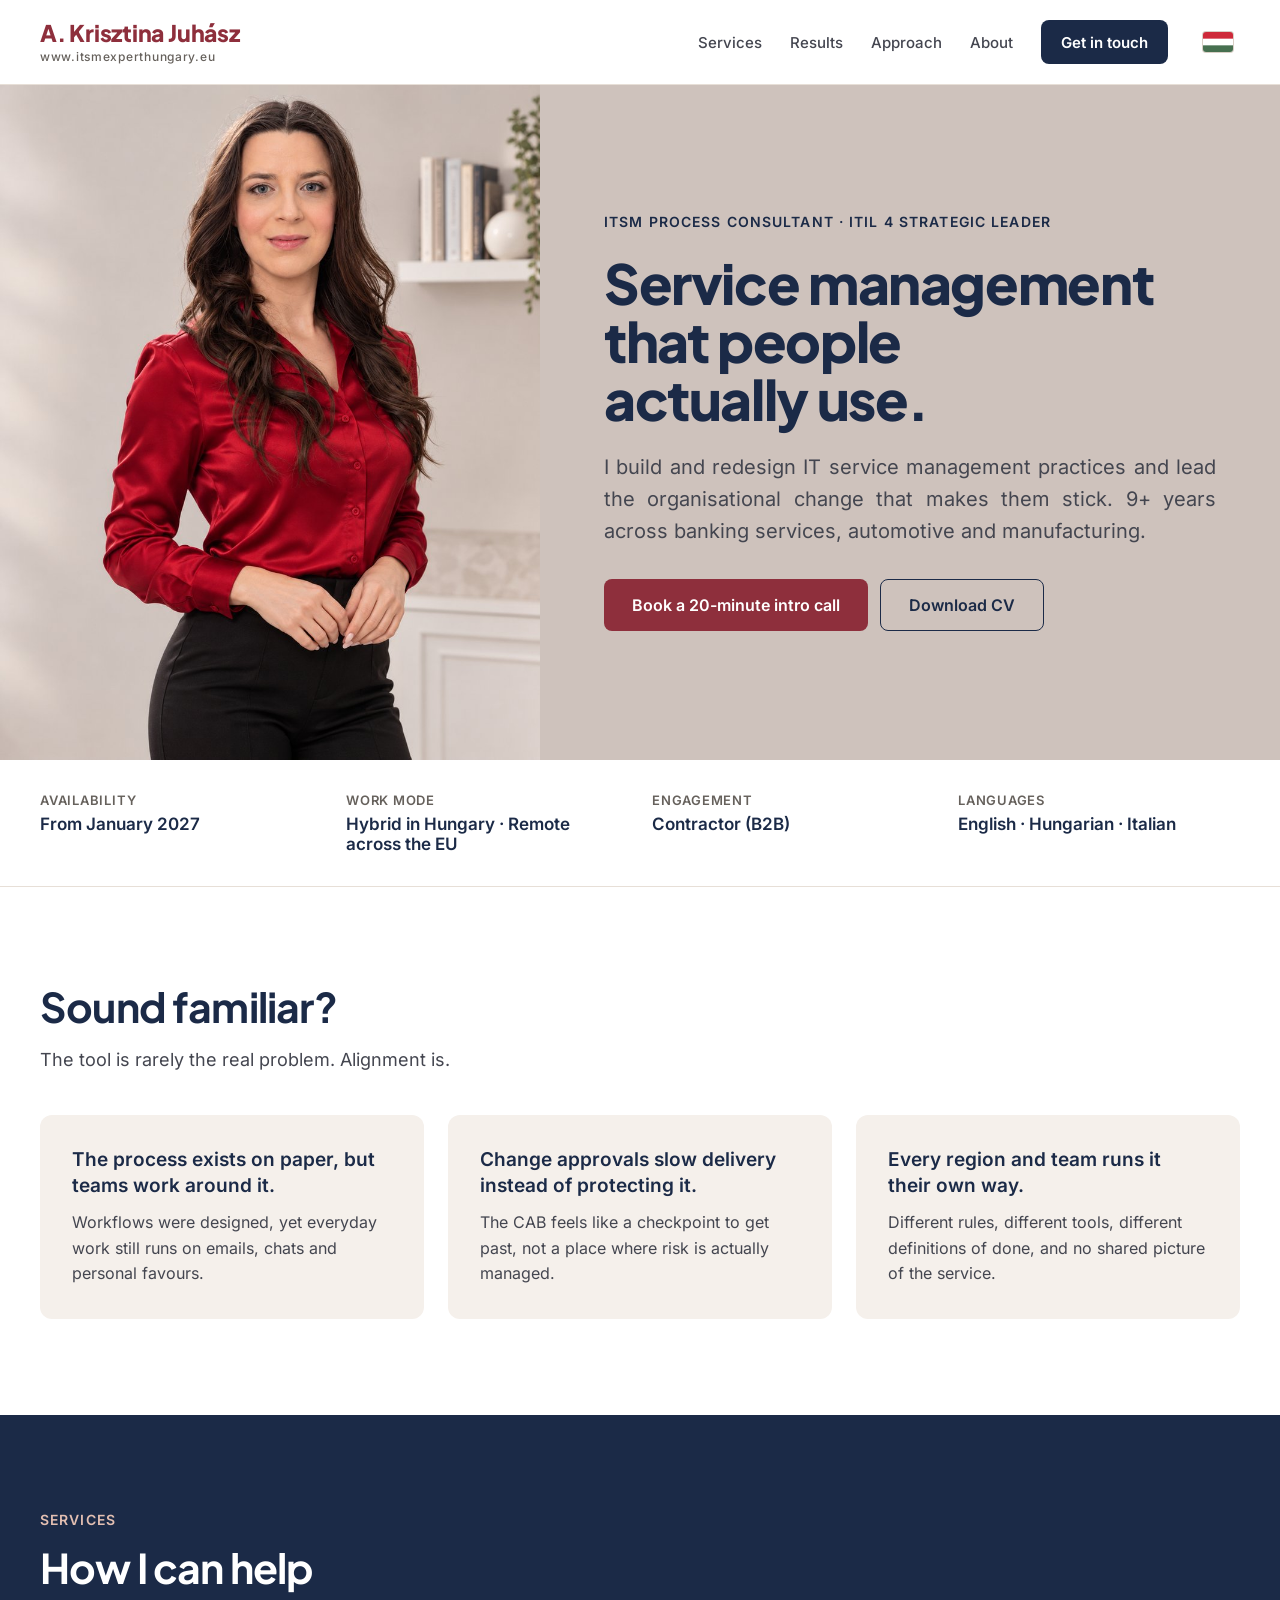
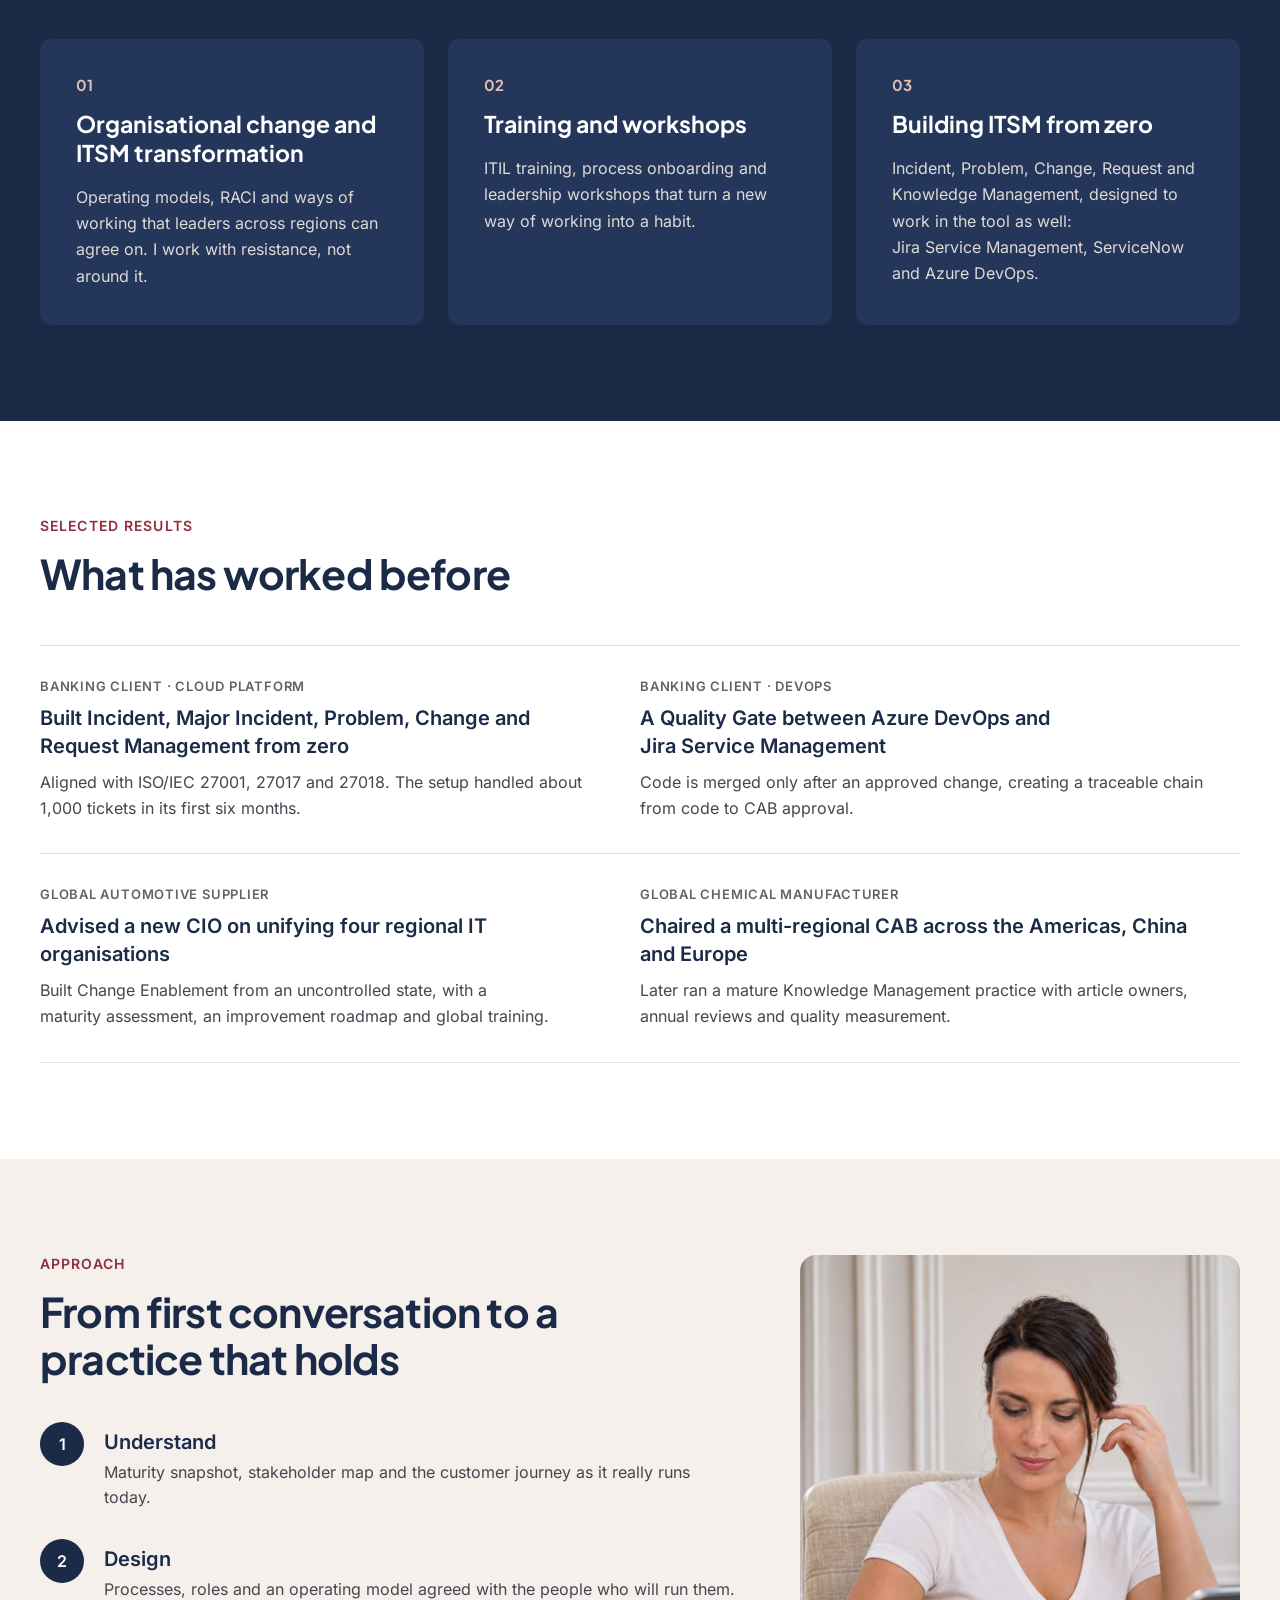
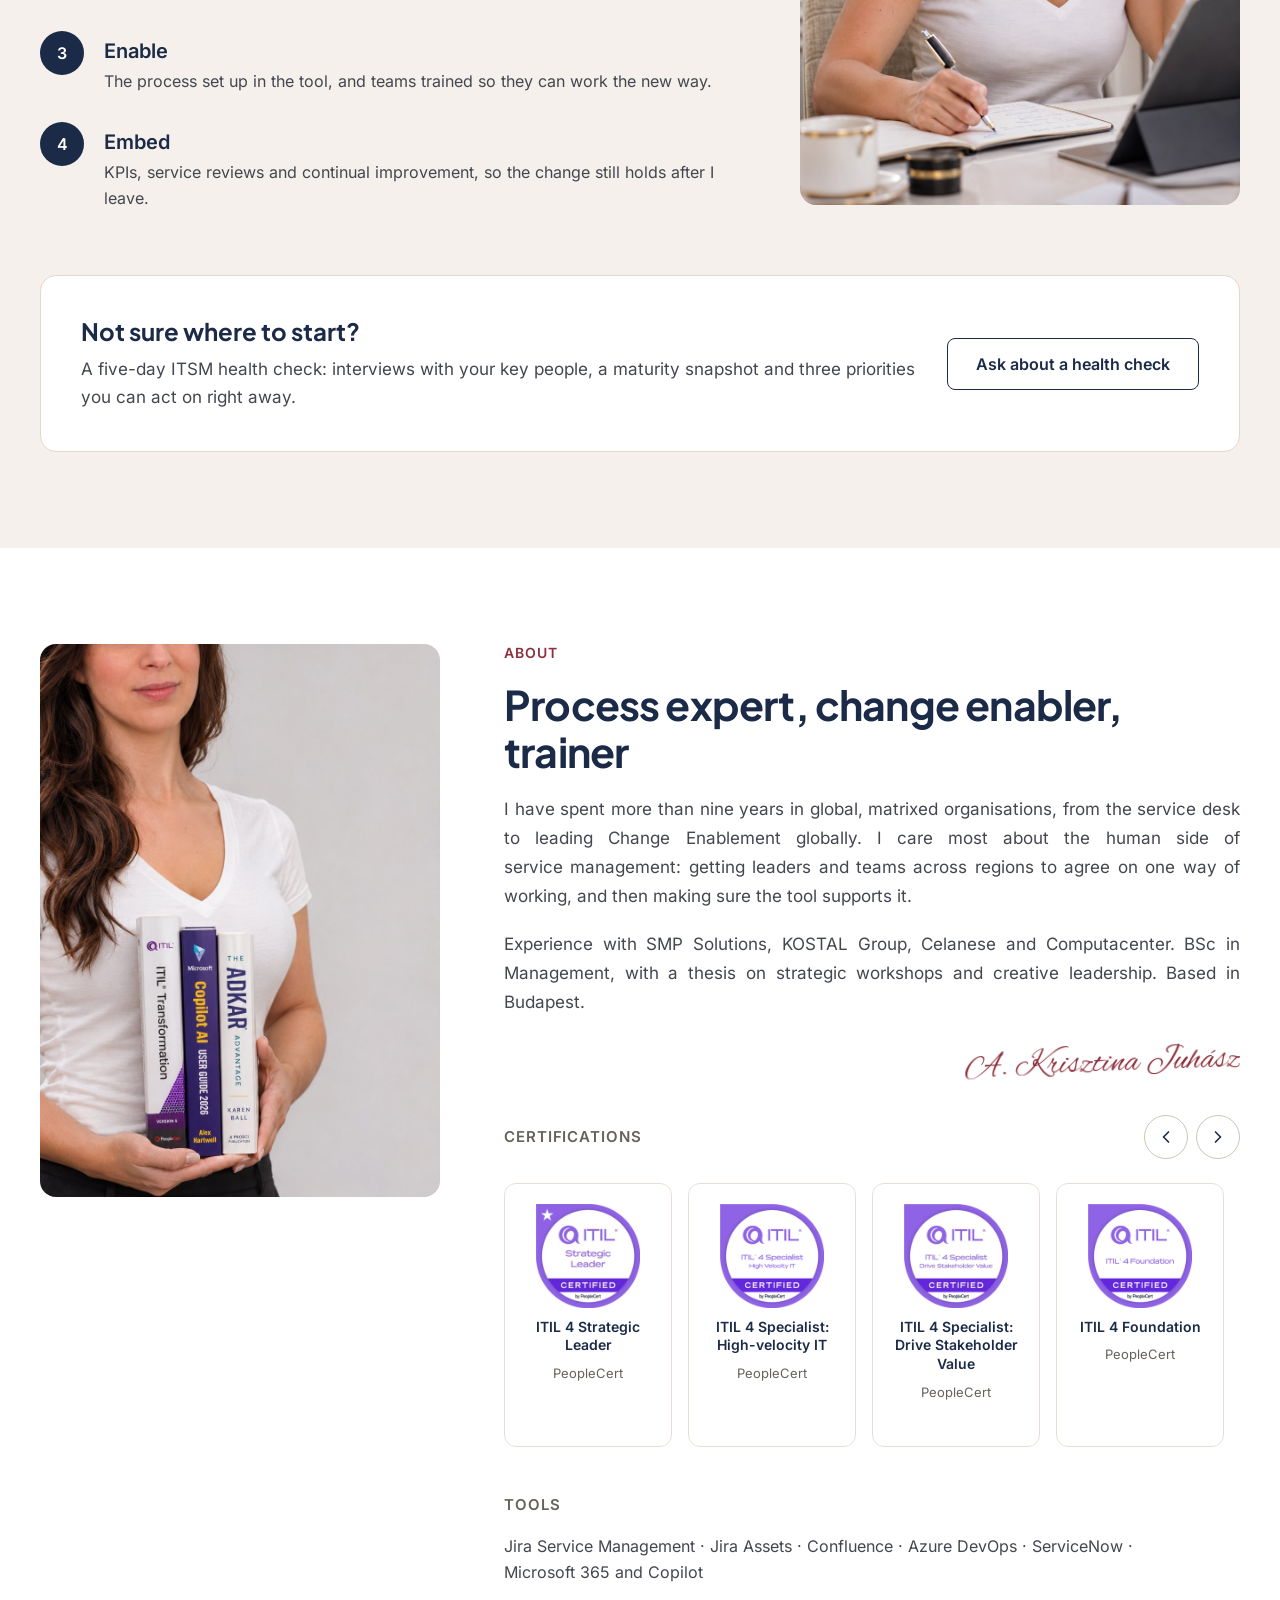
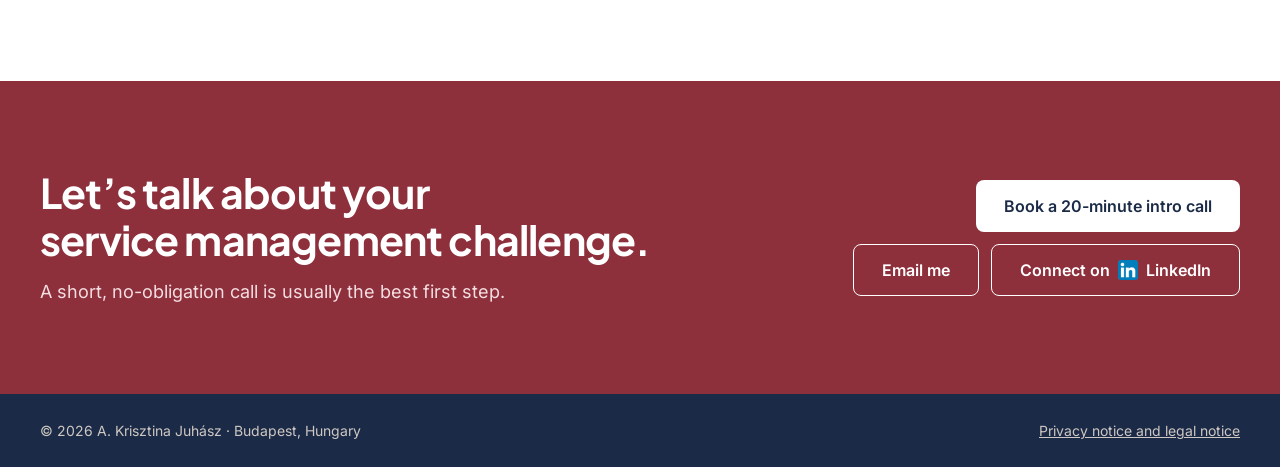
<file: index.html>
<!doctype html>
<html lang="en">
<head>
<meta charset="utf-8">
<meta name="viewport" content="width=device-width, initial-scale=1">
<title>A. Krisztina Juhász – ITSM Process Consultant</title>
<meta name="description" content="ITSM process consultant and ITIL trainer. I build and redesign IT service management practices and lead the organisational change that makes them stick.">
<link rel="canonical" href="https://itsmexperthungary.eu/">
<meta property="og:type" content="website">
<meta property="og:title" content="A. Krisztina Juhász – ITSM Process Consultant">
<meta property="og:description" content="ITSM process consultant and ITIL trainer. I build and redesign IT service management practices and lead the organisational change that makes them stick.">
<meta property="og:url" content="https://itsmexperthungary.eu/">
<meta property="og:image" content="https://itsmexperthungary.eu/assets/img/og-image.jpg">
<meta property="og:image:width" content="1200">
<meta property="og:image:height" content="630">
<meta name="twitter:card" content="summary_large_image">
<link rel="alternate" hreflang="en" href="https://itsmexperthungary.eu/">
<link rel="alternate" hreflang="hu" href="https://itsmexperthungary.eu/hu/">
<link rel="icon" href="favicon.svg" type="image/svg+xml">
<link rel="icon" href="favicon-32.png" sizes="32x32" type="image/png">
<link rel="apple-touch-icon" href="apple-touch-icon.png">
<link rel="preload" href="assets/fonts/inter-latin-400-normal.woff2" as="font" type="font/woff2" crossorigin>
<link rel="stylesheet" href="assets/css/site.css">
<style>body{margin:0;background:#FFFFFF}
a{color:#8E2F3C}a:hover{color:#6E2430}
@media (max-width: 787px){
.stack-media{max-width: none !important; flex-basis: 100% !important; position: static !important; align-self: stretch !important}
.stack-img{height: auto !important; min-height: 0 !important; aspect-ratio: 4 / 3 !important; max-height: 380px}
}</style>
<script defer src="https://cloud.umami.is/script.js" data-website-id="4b62bade-07a9-4410-913f-03182b959581" data-domains="itsmexperthungary.eu"></script>
</head>
<body>
<div style="font-family: Inter, system-ui, sans-serif; color: #1B2A47; background: #FFFFFF; width: 100%">

<header style="position: sticky; top: 0; z-index: 50; border-bottom: 1px solid #E7DFD7; background: #FFFFFF">
<div style="max-width: 1200px; margin: 0 auto; padding: 20px 32px; display: flex; flex-wrap: wrap; align-items: center; justify-content: space-between; gap: 16px">
<a href="#top" aria-label="A. Krisztina Juhász – itsmexperthungary.eu" style="display: flex; flex-direction: column; align-items: flex-start; gap: 2px; text-decoration: none"><span style="font-family: 'Plus Jakarta Sans', sans-serif; font-weight: 800; font-size: 23px; line-height: 1.15; color: #8E2F3C; letter-spacing: -0.01em; white-space: nowrap">A. Krisztina Juhász</span><span style="font-family: Inter, system-ui, sans-serif; font-size: 12px; font-weight: 500; letter-spacing: 0.06em; color: #66615C">www.itsmexperthungary.eu</span></a>
<button type="button" class="menu-toggle" aria-expanded="false" aria-controls="site-nav" aria-label="Menu"><svg class="i-open" aria-hidden="true" width="22" height="22" viewBox="0 0 24 24" fill="none" stroke="currentColor" stroke-width="2" stroke-linecap="round"><path d="M4 7h16M4 12h16M4 17h16"></path></svg><svg class="i-close" aria-hidden="true" width="22" height="22" viewBox="0 0 24 24" fill="none" stroke="currentColor" stroke-width="2" stroke-linecap="round"><path d="M6 6l12 12M18 6L6 18"></path></svg></button>
<nav id="site-nav" aria-label="Main" style="display: flex; flex-wrap: wrap; align-items: center; gap: 28px; font-size: 15px; font-weight: 500">
<a href="#services" style="color: #444650; text-decoration: none">Services</a>
<a href="#results" style="color: #444650; text-decoration: none">Results</a>
<a href="#approach" style="color: #444650; text-decoration: none">Approach</a>
<a href="#about" style="color: #444650; text-decoration: none">About</a>
<a href="#contact" style="display: inline-flex; align-items: center; min-height: 44px; padding: 0 20px; border-radius: 8px; background: #1B2A47; color: #FFFFFF; text-decoration: none; font-weight: 600">Get in touch</a>
<a href="hu/" lang="hu" hreflang="hu" aria-label="Magyar nyelvű változat" title="Magyar nyelvű változat" style="display: inline-flex; align-items: center; justify-content: center; min-width: 44px; min-height: 44px"><svg aria-hidden="true" width="30" height="20" viewBox="0 0 6 4" style="display: block; border-radius: 3px; box-shadow: 0 0 0 1px #D9CFC6"><rect width="6" height="4" fill="#477050"></rect><rect width="6" height="2.667" fill="#FFFFFF"></rect><rect width="6" height="1.333" fill="#CE2939"></rect></svg></a>
</nav>
</div>
</header>

<section id="top" style="background: #CEC2BC">
<div style="display: flex; flex-wrap: wrap; align-items: stretch">
<div style="flex: 4 1 420px; min-width: 0; min-height: 560px; display: flex">
<img src="assets/img/portrait.jpg" alt="Portrait of A. Krisztina Juhász" style="display: block; width: 100%; height: 100%; min-height: 560px; object-fit: cover; object-position: center 12%">
</div><div style="flex: 6 1 560px; min-width: 0; box-sizing: border-box; padding: 88px clamp(24px, 5vw, 80px); display: flex; align-items: center">
<div style="width: 100%; max-width: 700px; container-type: inline-size; display: flex; flex-direction: column; gap: 24px">
<p style="margin: 0; font-size: 14px; font-weight: 600; letter-spacing: 0.08em; text-transform: uppercase; color: #1B2A47">ITSM Process Consultant · ITIL 4 Strategic Leader</p>
<h1 style="margin: 0; font-family: 'Plus Jakarta Sans', sans-serif; font-weight: 800; font-size: clamp(28px, 9cqi, 64px); line-height: 1.05; letter-spacing: -0.025em; color: #1B2A47; text-wrap: balance">Service&nbsp;management that people actually use.</h1>
<p style="margin: 0; font-size: 20px; line-height: 1.6; color: #444650; max-width: 620px; text-align: justify">I build and redesign IT service management practices and lead the organisational change that makes them stick. 9+ years across banking services, automotive and manufacturing.</p>
<div style="display: flex; flex-wrap: wrap; gap: 12px; padding-top: 8px">
<a href="https://calendar.app.google/9Fz2vN4D3CzNBWpR8" target="_blank" rel="noopener" style="display: inline-flex; align-items: center; min-height: 52px; padding: 0 28px; border-radius: 8px; background: #8E2F3C; color: #FFFFFF; text-decoration: none; font-weight: 600; font-size: 16px">Book a 20-⁠minute intro call</a>
<a href="assets/A_Krisztina_Juhasz_CV.pdf" download="A_Krisztina_Juhasz_CV.pdf" target="_blank" rel="noopener" style="display: inline-flex; align-items: center; min-height: 52px; padding: 0 28px; border-radius: 8px; border: 1.5px solid #1B2A47; color: #1B2A47; text-decoration: none; font-weight: 600; font-size: 16px">Download CV</a>
</div>
</div>
</div>
</div>
</section>

<section aria-label="Quick facts" style="border-bottom: 1px solid #E7DFD7">
<div style="max-width: 1200px; margin: 0 auto; padding: 32px; display: grid; grid-template-columns: repeat(auto-fit, minmax(min(100%, 220px), 1fr)); gap: 24px">
<div style="display: flex; flex-direction: column; gap: 6px">
<span style="font-size: 13px; font-weight: 600; letter-spacing: 0.06em; text-transform: uppercase; color: #66615C">Availability</span>
<span style="font-size: 17px; font-weight: 600; color: #1B2A47">From January 2027</span>
</div>
<div style="display: flex; flex-direction: column; gap: 6px">
<span style="font-size: 13px; font-weight: 600; letter-spacing: 0.06em; text-transform: uppercase; color: #66615C">Work mode</span>
<span style="font-size: 17px; font-weight: 600; color: #1B2A47">Hybrid in Hungary · Remote across the EU</span>
</div>
<div style="display: flex; flex-direction: column; gap: 6px">
<span style="font-size: 13px; font-weight: 600; letter-spacing: 0.06em; text-transform: uppercase; color: #66615C">Engagement</span>
<span style="font-size: 17px; font-weight: 600; color: #1B2A47">Contractor (B2B)</span>
</div>
<div style="display: flex; flex-direction: column; gap: 6px">
<span style="font-size: 13px; font-weight: 600; letter-spacing: 0.06em; text-transform: uppercase; color: #66615C">Languages</span>
<span style="font-size: 17px; font-weight: 600; color: #1B2A47">English · Hungarian · Italian</span>
</div>
</div>
</section>

<section aria-labelledby="problem-h" style="background: #FFFFFF">
<div style="max-width: 1200px; margin: 0 auto; padding: 96px 32px; display: flex; flex-direction: column; gap: 40px">
<div style="display: flex; flex-direction: column; gap: 16px; max-width: 760px">
<h2 id="problem-h" style="margin: 0; font-family: 'Plus Jakarta Sans', sans-serif; font-weight: 700; font-size: clamp(30px, 3.2vw, 42px); line-height: 1.15; letter-spacing: -0.02em">Sound familiar?</h2>
<p style="margin: 0; font-size: 18px; line-height: 1.6; color: #444650">The tool is rarely the real problem. Alignment is.</p>
</div>
<div style="display: grid; grid-template-columns: repeat(auto-fit, minmax(min(100%, 280px), 1fr)); gap: 24px">
<div style="padding: 32px; border-radius: 12px; background: #F5F0EB; display: flex; flex-direction: column; gap: 12px">
<h3 style="margin: 0; font-size: 19px; font-weight: 600; line-height: 1.35">The process exists on paper, but teams work around it.</h3>
<p style="margin: 0; font-size: 16px; line-height: 1.6; color: #444650">Workflows were designed, yet everyday work still runs on emails, chats and personal favours.</p>
</div>
<div style="padding: 32px; border-radius: 12px; background: #F5F0EB; display: flex; flex-direction: column; gap: 12px">
<h3 style="margin: 0; font-size: 19px; font-weight: 600; line-height: 1.35">Change approvals slow delivery instead of protecting it.</h3>
<p style="margin: 0; font-size: 16px; line-height: 1.6; color: #444650">The CAB feels like a checkpoint to get past, not a place where risk is actually managed.</p>
</div>
<div style="padding: 32px; border-radius: 12px; background: #F5F0EB; display: flex; flex-direction: column; gap: 12px">
<h3 style="margin: 0; font-size: 19px; font-weight: 600; line-height: 1.35">Every region and team runs it their own way.</h3>
<p style="margin: 0; font-size: 16px; line-height: 1.6; color: #444650">Different rules, different tools, different definitions of done, and no shared picture of the service.</p>
</div>
</div>
</div>
</section>

<section id="services" aria-labelledby="services-h" style="background: #1B2A47; color: #FFFFFF">
<div style="max-width: 1200px; margin: 0 auto; padding: 96px 32px; display: flex; flex-direction: column; gap: 48px">
<div style="display: flex; flex-direction: column; gap: 16px; max-width: 760px">
<p style="margin: 0; font-size: 14px; font-weight: 600; letter-spacing: 0.08em; text-transform: uppercase; color: #E3BFB2">Services</p>
<h2 id="services-h" style="margin: 0; font-family: 'Plus Jakarta Sans', sans-serif; font-weight: 700; font-size: clamp(30px, 3.2vw, 42px); line-height: 1.15; letter-spacing: -0.02em; color: #FFFFFF">How I can help</h2>
</div>
<div style="display: grid; grid-template-columns: repeat(auto-fit, minmax(min(100%, 300px), 1fr)); gap: 24px">
<div style="padding: 36px; border-radius: 12px; background: #24365A; display: flex; flex-direction: column; gap: 16px">
<span style="font-family: 'Plus Jakarta Sans', sans-serif; font-weight: 700; font-size: 15px; color: #E3BFB2">01</span>
<h3 style="margin: 0; font-family: 'Plus Jakarta Sans', sans-serif; font-size: 23px; font-weight: 700; line-height: 1.25; color: #FFFFFF">Organisational change and ITSM transformation</h3>
<p style="margin: 0; font-size: 16px; line-height: 1.65; color: #DEDAD6">Operating models, RACI and ways of working that leaders across regions can agree on. I work with resistance, not around it.</p>
</div>
<div style="padding: 36px; border-radius: 12px; background: #24365A; display: flex; flex-direction: column; gap: 16px">
<span style="font-family: 'Plus Jakarta Sans', sans-serif; font-weight: 700; font-size: 15px; color: #E3BFB2">02</span>
<h3 style="margin: 0; font-family: 'Plus Jakarta Sans', sans-serif; font-size: 23px; font-weight: 700; line-height: 1.25; color: #FFFFFF">Training and workshops</h3>
<p style="margin: 0; font-size: 16px; line-height: 1.65; color: #DEDAD6">ITIL training, process onboarding and leadership workshops that turn a new way of working into a habit.</p>
</div>
<div style="padding: 36px; border-radius: 12px; background: #24365A; display: flex; flex-direction: column; gap: 16px">
<span style="font-family: 'Plus Jakarta Sans', sans-serif; font-weight: 700; font-size: 15px; color: #E3BFB2">03</span>
<h3 style="margin: 0; font-family: 'Plus Jakarta Sans', sans-serif; font-size: 23px; font-weight: 700; line-height: 1.25; color: #FFFFFF">Building ITSM from zero</h3>
<p style="margin: 0; font-size: 16px; line-height: 1.65; color: #DEDAD6">Incident, Problem, Change, Request and Knowledge Management, designed to work in the tool as well: Jira Service Management, ServiceNow and Azure DevOps.</p>
</div>
</div>
</div>
</section>

<section id="results" aria-labelledby="results-h" style="background: #FFFFFF">
<div style="max-width: 1200px; margin: 0 auto; padding: 96px 32px; display: flex; flex-direction: column; gap: 48px">
<div style="display: flex; flex-direction: column; gap: 16px; max-width: 760px">
<p style="margin: 0; font-size: 14px; font-weight: 600; letter-spacing: 0.08em; text-transform: uppercase; color: #8E2F3C">Selected results</p>
<h2 id="results-h" style="margin: 0; font-family: 'Plus Jakarta Sans', sans-serif; font-weight: 700; font-size: clamp(30px, 3.2vw, 42px); line-height: 1.15; letter-spacing: -0.02em">What has worked before</h2>
</div>
<div style="display: grid; grid-template-columns: repeat(auto-fit, minmax(min(100%, 480px), 1fr)); gap: 0; border-top: 1px solid #E7DFD7">
<div style="padding: 32px 32px 32px 0; border-bottom: 1px solid #E7DFD7; display: flex; flex-direction: column; gap: 10px">
<span style="font-size: 13px; font-weight: 600; letter-spacing: 0.06em; text-transform: uppercase; color: #66615C">Banking client · cloud platform</span>
<h3 style="margin: 0; font-size: 20px; font-weight: 600; line-height: 1.4">Built Incident, Major Incident, Problem, Change and Request Management from zero</h3>
<p style="margin: 0; font-size: 16px; line-height: 1.6; color: #444650">Aligned with ISO/IEC 27001, 27017 and 27018. The setup handled about 1,000 tickets in its first six months.</p>
</div>
<div style="padding: 32px 32px 32px 0; border-bottom: 1px solid #E7DFD7; display: flex; flex-direction: column; gap: 10px">
<span style="font-size: 13px; font-weight: 600; letter-spacing: 0.06em; text-transform: uppercase; color: #66615C">Banking client · DevOps</span>
<h3 style="margin: 0; font-size: 20px; font-weight: 600; line-height: 1.4">A Quality Gate between Azure DevOps and Jira Service Management</h3>
<p style="margin: 0; font-size: 16px; line-height: 1.6; color: #444650">Code is merged only after an approved change, creating a traceable chain from code to CAB approval.</p>
</div>
<div style="padding: 32px 32px 32px 0; border-bottom: 1px solid #E7DFD7; display: flex; flex-direction: column; gap: 10px">
<span style="font-size: 13px; font-weight: 600; letter-spacing: 0.06em; text-transform: uppercase; color: #66615C">Global automotive supplier</span>
<h3 style="margin: 0; font-size: 20px; font-weight: 600; line-height: 1.4">Advised a new CIO on unifying four regional IT organisations</h3>
<p style="margin: 0; font-size: 16px; line-height: 1.6; color: #444650">Built Change Enablement from an uncontrolled state, with a maturity assessment, an improvement roadmap and global training.</p>
</div>
<div style="padding: 32px 32px 32px 0; border-bottom: 1px solid #E7DFD7; display: flex; flex-direction: column; gap: 10px">
<span style="font-size: 13px; font-weight: 600; letter-spacing: 0.06em; text-transform: uppercase; color: #66615C">Global chemical manufacturer</span>
<h3 style="margin: 0; font-size: 20px; font-weight: 600; line-height: 1.4">Chaired a multi-⁠regional CAB across the Americas, China and Europe</h3>
<p style="margin: 0; font-size: 16px; line-height: 1.6; color: #444650">Later ran a mature Knowledge Management practice with article owners, annual reviews and quality measurement.</p>
</div>
</div>
</div>
</section>

<section id="approach" aria-labelledby="approach-h" style="background: #F5F0EB">
<div style="max-width: 1200px; margin: 0 auto; padding: 96px 32px; display: flex; flex-direction: column; gap: 48px">
<div style="display: flex; flex-wrap: wrap; align-items: stretch; gap: 64px">
<div style="flex: 1 1 360px; min-width: 0; display: flex; flex-direction: column; gap: 40px">
<div style="display: flex; flex-direction: column; gap: 16px; max-width: 620px">
<p style="margin: 0; font-size: 14px; font-weight: 600; letter-spacing: 0.08em; text-transform: uppercase; color: #8E2F3C">Approach</p>
<h2 id="approach-h" style="margin: 0; font-family: 'Plus Jakarta Sans', sans-serif; font-weight: 700; font-size: clamp(30px, 3.2vw, 42px); line-height: 1.15; letter-spacing: -0.02em">From first conversation to a practice that holds</h2>
</div>
<ol style="margin: 0; padding: 0; list-style: none; display: flex; flex-direction: column; gap: 28px">
<li style="display: flex; gap: 20px; align-items: flex-start">
<span style="flex: none; width: 44px; height: 44px; border-radius: 50%; background: #1B2A47; color: #FFFFFF; display: flex; align-items: center; justify-content: center; font-weight: 700; font-size: 16px">1</span>
<div style="display: flex; flex-direction: column; gap: 6px; padding-top: 8px">
<h3 style="margin: 0; font-size: 20px; font-weight: 600">Understand</h3>
<p style="margin: 0; font-size: 16px; line-height: 1.6; color: #444650">Maturity snapshot, stakeholder map and the customer journey as it really runs today.</p>
</div>
</li>
<li style="display: flex; gap: 20px; align-items: flex-start">
<span style="flex: none; width: 44px; height: 44px; border-radius: 50%; background: #1B2A47; color: #FFFFFF; display: flex; align-items: center; justify-content: center; font-weight: 700; font-size: 16px">2</span>
<div style="display: flex; flex-direction: column; gap: 6px; padding-top: 8px">
<h3 style="margin: 0; font-size: 20px; font-weight: 600">Design</h3>
<p style="margin: 0; font-size: 16px; line-height: 1.6; color: #444650">Processes, roles and an operating model agreed with the people who will run them.</p>
</div>
</li>
<li style="display: flex; gap: 20px; align-items: flex-start">
<span style="flex: none; width: 44px; height: 44px; border-radius: 50%; background: #1B2A47; color: #FFFFFF; display: flex; align-items: center; justify-content: center; font-weight: 700; font-size: 16px">3</span>
<div style="display: flex; flex-direction: column; gap: 6px; padding-top: 8px">
<h3 style="margin: 0; font-size: 20px; font-weight: 600">Enable</h3>
<p style="margin: 0; font-size: 16px; line-height: 1.6; color: #444650">The process set up in the tool, and teams trained so they can work the new way.</p>
</div>
</li>
<li style="display: flex; gap: 20px; align-items: flex-start">
<span style="flex: none; width: 44px; height: 44px; border-radius: 50%; background: #1B2A47; color: #FFFFFF; display: flex; align-items: center; justify-content: center; font-weight: 700; font-size: 16px">4</span>
<div style="display: flex; flex-direction: column; gap: 6px; padding-top: 8px">
<h3 style="margin: 0; font-size: 20px; font-weight: 600">Embed</h3>
<p style="margin: 0; font-size: 16px; line-height: 1.6; color: #444650">KPIs, service reviews and continual improvement, so the change still holds after I leave.</p>
</div>
</li>
</ol>
</div>
<div class="stack-media" style="flex: 1 1 300px; max-width: 440px; min-width: 0; display: flex; align-self: flex-start">
<img class="stack-img" src="assets/img/at-work.jpg" alt="Krisztina Juhász taking notes while planning at her desk" style="display: block; width: 100%; height: auto; aspect-ratio: 900 / 1125; object-fit: cover; object-position: center 30%; border-radius: 16px">
</div>
</div>
<div style="margin-top: 16px; padding: 40px; border-radius: 16px; background: #FFFFFF; border: 1px solid #E2D7CD; display: flex; flex-wrap: wrap; align-items: center; justify-content: space-between; gap: 24px">
<div style="flex: 1 1 520px; min-width: 0; display: flex; flex-direction: column; gap: 10px">
<h3 style="margin: 0; font-family: 'Plus Jakarta Sans', sans-serif; font-size: 24px; font-weight: 700">Not sure where to start?</h3>
<p style="margin: 0; font-size: 17px; line-height: 1.6; color: #444650">A five-⁠day ITSM health check: interviews with your key people, a maturity snapshot and three priorities you can act on right away.</p>
</div>
<a href="health-check.html" style="display: inline-flex; align-items: center; min-height: 52px; padding: 0 28px; border-radius: 8px; border: 1.5px solid #1B2A47; color: #1B2A47; text-decoration: none; font-weight: 600; font-size: 16px">Ask about a health check</a>
</div>
</div>
</section>

<section id="about" aria-labelledby="about-h" style="background: #FFFFFF">
<div style="max-width: 1200px; margin: 0 auto; padding: 96px 32px; display: flex; flex-wrap: wrap; align-items: stretch; gap: 64px">
<div class="stack-media" style="flex: 1 1 300px; max-width: 400px; min-width: 0; display: flex; align-self: flex-start; position: sticky; top: 112px">
<img class="stack-img" src="assets/img/books.jpg" alt="Krisztina Juhász holding books on ITIL, Microsoft Copilot and the ADKAR change model" style="display: block; width: 100%; height: auto; aspect-ratio: 900 / 1244; object-fit: cover; object-position: center 35%; border-radius: 16px">
</div>
<div style="flex: 1 1 360px; min-width: 0; display: flex; flex-direction: column; gap: 20px">
<p style="margin: 0; font-size: 14px; font-weight: 600; letter-spacing: 0.08em; text-transform: uppercase; color: #8E2F3C">About</p>
<h2 id="about-h" style="margin: 0; font-family: 'Plus Jakarta Sans', sans-serif; font-weight: 700; font-size: clamp(30px, 3.2vw, 42px); line-height: 1.15; letter-spacing: -0.02em">Process expert, change enabler, trainer</h2>
<p style="margin: 0; font-size: 17px; line-height: 1.7; color: #444650; text-align: justify">I have spent more than nine years in global, matrixed organisations, from the service desk to leading Change Enablement globally. I care most about the human side of service management: getting leaders and teams across regions to agree on one way of working, and then making sure the tool supports it.</p>
<p style="margin: 0; font-size: 17px; line-height: 1.7; color: #444650; text-align: justify">Experience with SMP Solutions, KOSTAL Group, Celanese and Computacenter. BSc in Management, with a thesis on strategic workshops and creative leadership. Based in Budapest.</p>
<p aria-hidden="true" style="margin: 4px 0 0; font-family: 'Alex Brush', cursive; font-weight: 400; font-size: 34px; line-height: 1.1; color: #8E2F3C; text-align: right; transform: rotate(-2deg); transform-origin: right center">A. Krisztina Juhász</p>
<div style="margin-top: 16px; display: flex; align-items: center; justify-content: space-between; gap: 16px">
<h3 style="margin: 0; font-size: 15px; font-weight: 600; letter-spacing: 0.06em; text-transform: uppercase; color: #66615C">Certifications</h3>
<div style="display: flex; gap: 8px">
<button type="button" aria-label="Previous certificates" data-slide="-1" style="width: 44px; height: 44px; border-radius: 50%; border: 1px solid #CFC4BA; background: #FFFFFF; color: #1B2A47; display: flex; align-items: center; justify-content: center; cursor: pointer; padding: 0"><svg aria-hidden="true" width="20" height="20" viewBox="0 0 24 24" fill="none" stroke="currentColor" stroke-width="2" stroke-linecap="round" stroke-linejoin="round"><path d="M15 18l-6-6 6-6"></path></svg></button>
<button type="button" aria-label="Next certificates" data-slide="1" style="width: 44px; height: 44px; border-radius: 50%; border: 1px solid #CFC4BA; background: #FFFFFF; color: #1B2A47; display: flex; align-items: center; justify-content: center; cursor: pointer; padding: 0"><svg aria-hidden="true" width="20" height="20" viewBox="0 0 24 24" fill="none" stroke="currentColor" stroke-width="2" stroke-linecap="round" stroke-linejoin="round"><path d="M9 18l6-6-6-6"></path></svg></button>
</div>
</div>
<div id="cert-track" style="display: flex; gap: 16px; overflow-x: auto; scroll-snap-type: x mandatory; padding: 4px 2px 12px; scrollbar-width: thin">
<div style="flex: none; width: 168px; scroll-snap-align: start; box-sizing: border-box; padding: 20px 16px; border-radius: 12px; background: #FFFFFF; border: 1px solid #E7DFD7; display: flex; flex-direction: column; align-items: center; gap: 10px; text-align: center; text-decoration: none; color: #1B2A47"><img src="assets/img/badges/itil4-strategic-leader.png" alt="ITIL 4 Strategic Leader badge" style="display: block; width: 104px; height: 104px; object-fit: contain"><span style="font-size: 14px; font-weight: 600; line-height: 1.35">ITIL 4 Strategic Leader</span><span style="font-size: 13px; color: #66615C">PeopleCert</span></div>
<div style="flex: none; width: 168px; scroll-snap-align: start; box-sizing: border-box; padding: 20px 16px; border-radius: 12px; background: #FFFFFF; border: 1px solid #E7DFD7; display: flex; flex-direction: column; align-items: center; gap: 10px; text-align: center; text-decoration: none; color: #1B2A47"><img src="assets/img/badges/itil4-hvit.png" alt="ITIL 4 Specialist: High Velocity IT badge" style="display: block; width: 104px; height: 104px; object-fit: contain"><span style="font-size: 14px; font-weight: 600; line-height: 1.35">ITIL 4 Specialist: High-⁠velocity IT</span><span style="font-size: 13px; color: #66615C">PeopleCert</span></div>
<div style="flex: none; width: 168px; scroll-snap-align: start; box-sizing: border-box; padding: 20px 16px; border-radius: 12px; background: #FFFFFF; border: 1px solid #E7DFD7; display: flex; flex-direction: column; align-items: center; gap: 10px; text-align: center; text-decoration: none; color: #1B2A47"><img src="assets/img/badges/itil4-dsv.png" alt="ITIL 4 Specialist: Drive Stakeholder Value badge" style="display: block; width: 104px; height: 104px; object-fit: contain"><span style="font-size: 14px; font-weight: 600; line-height: 1.35">ITIL 4 Specialist: Drive Stakeholder Value</span><span style="font-size: 13px; color: #66615C">PeopleCert</span></div>
<div style="flex: none; width: 168px; scroll-snap-align: start; box-sizing: border-box; padding: 20px 16px; border-radius: 12px; background: #FFFFFF; border: 1px solid #E7DFD7; display: flex; flex-direction: column; align-items: center; gap: 10px; text-align: center; text-decoration: none; color: #1B2A47"><img src="assets/img/badges/itil4-foundation.png" alt="ITIL 4 Foundation badge" style="display: block; width: 104px; height: 104px; object-fit: contain"><span style="font-size: 14px; font-weight: 600; line-height: 1.35">ITIL 4 Foundation</span><span style="font-size: 13px; color: #66615C">PeopleCert</span></div>
<a href="https://learn.microsoft.com/api/credentials/share/en-us/FarkasnJuhszAKrisztina-5476/49D4EF4F8F685EE4?sharingId=C6CF036BB3DCEFDB" target="_blank" rel="noopener" style="flex: none; width: 168px; scroll-snap-align: start; box-sizing: border-box; padding: 20px 16px; border-radius: 12px; background: #FFFFFF; border: 1px solid #E7DFD7; display: flex; flex-direction: column; align-items: center; gap: 10px; text-align: center; text-decoration: none; color: #1B2A47"><img src="assets/img/badges/ab-730.png" alt="Microsoft Certified: AI Business Professional badge" style="display: block; width: 104px; height: 104px; object-fit: contain"><span style="font-size: 14px; font-weight: 600; line-height: 1.35">Microsoft Certified: AI Business Professional</span><span style="font-size: 13px; color: #66615C; white-space: nowrap">Microsoft · AB-⁠730</span><span style="margin-top: auto; font-size: 13px; font-weight: 600; color: #8E2F3C">Verify ↗</span></a>
<a href="https://learn.microsoft.com/api/credentials/share/en-us/FarkasnJuhszAKrisztina-5476/22A0454FE349244B?sharingId=C6CF036BB3DCEFDB" target="_blank" rel="noopener" style="flex: none; width: 168px; scroll-snap-align: start; box-sizing: border-box; padding: 20px 16px; border-radius: 12px; background: #FFFFFF; border: 1px solid #E7DFD7; display: flex; flex-direction: column; align-items: center; gap: 10px; text-align: center; text-decoration: none; color: #1B2A47"><img src="assets/img/badges/az-900.png" alt="Microsoft Certified: Azure Fundamentals badge" style="display: block; width: 104px; height: 104px; object-fit: contain"><span style="font-size: 14px; font-weight: 600; line-height: 1.35">Microsoft Certified: Azure Fundamentals</span><span style="font-size: 13px; color: #66615C; white-space: nowrap">Microsoft · AZ-⁠900</span><span style="margin-top: auto; font-size: 13px; font-weight: 600; color: #8E2F3C">Verify ↗</span></a>
</div>
<h3 style="margin: 16px 0 0; font-size: 15px; font-weight: 600; letter-spacing: 0.06em; text-transform: uppercase; color: #66615C">Tools</h3>
<p style="margin: 0; font-size: 16px; line-height: 1.6; color: #444650">Jira Service Management · Jira Assets · Confluence · Azure DevOps · ServiceNow · Microsoft 365 and Copilot</p>
</div>
</div>
</section>

<section id="contact" aria-labelledby="contact-h" style="background: #8E2F3C; color: #FFFFFF">
<div style="max-width: 1200px; margin: 0 auto; padding: 88px 32px; display: flex; flex-wrap: wrap; align-items: center; justify-content: space-between; gap: 32px">
<div style="flex: 1 1 520px; min-width: 0; display: flex; flex-direction: column; gap: 14px">
<h2 id="contact-h" style="margin: 0; font-family: 'Plus Jakarta Sans', sans-serif; font-weight: 700; font-size: clamp(30px, 3.2vw, 42px); line-height: 1.15; letter-spacing: -0.02em; color: #FFFFFF; max-width: 830px; width: 824px; height: 97px">Let’s talk about your service management challenge.</h2>
<p style="margin: 0; font-size: 18px; line-height: 1.6; color: #F4DEE1">A short, no-⁠obligation call is usually the best first step.</p>
</div>
<div style="display: flex; flex-direction: column; align-items: flex-end; gap: 12px">
<a href="https://calendar.app.google/9Fz2vN4D3CzNBWpR8" target="_blank" rel="noopener" style="display: inline-flex; align-items: center; min-height: 52px; padding: 0 28px; border-radius: 8px; background: #FFFFFF; color: #1B2A47; text-decoration: none; font-weight: 600; font-size: 16px">Book a 20-⁠minute intro call</a>
<div style="display: flex; flex-wrap: wrap; justify-content: flex-end; gap: 12px">
<a href="mailto:krisztina@itsmexperthungary.eu" style="display: inline-flex; align-items: center; min-height: 52px; padding: 0 28px; border-radius: 8px; border: 1.5px solid #FFFFFF; color: #FFFFFF; text-decoration: none; font-weight: 600; font-size: 16px">Email me</a>
<a href="https://www.linkedin.com/in/itsmexperthungary/" style="display: inline-flex; align-items: center; min-height: 52px; padding: 0 28px; border-radius: 8px; border: 1.5px solid #FFFFFF; color: #FFFFFF; text-decoration: none; font-weight: 600; font-size: 16px; gap: 8px">Connect on<img src="assets/img/linkedin.png" alt="" width="20" height="20" style="display: block; width: 20px; height: 20px; border-radius: 3px">LinkedIn</a>
</div>
</div>
</div>
</section>

<footer style="background: #1B2A47">
<div style="max-width: 1200px; margin: 0 auto; padding: 28px 32px; display: flex; flex-wrap: wrap; justify-content: space-between; gap: 12px; font-size: 14px; color: #CFC8C2">
<span>© 2026 A. Krisztina Juhász · Budapest, Hungary</span>
<a href="privacy.html" style="color: #CFC8C2">Privacy notice and legal notice</a>
</div>
</footer>

</div>
<script>
(function () {
  var h = document.querySelector('header'), b = h && h.querySelector('.menu-toggle');
  if (!b) return;
  function set(open) { h.classList.toggle('menu-open', open); b.setAttribute('aria-expanded', open ? 'true' : 'false'); }
  b.addEventListener('click', function () { set(!h.classList.contains('menu-open')); });
  h.querySelectorAll('nav a').forEach(function (a) { a.addEventListener('click', function () { set(false); }); });
  document.addEventListener('keydown', function (e) { if (e.key === 'Escape') set(false); });
})();
</script>
<script>
document.querySelectorAll('[data-slide]').forEach(function (b) {
  b.addEventListener('click', function () {
    var t = document.getElementById('cert-track');
    if (t) t.scrollBy({ left: Number(b.dataset.slide) * 184, behavior: 'smooth' });
  });
});
</script>
</body>
</html>
</file>
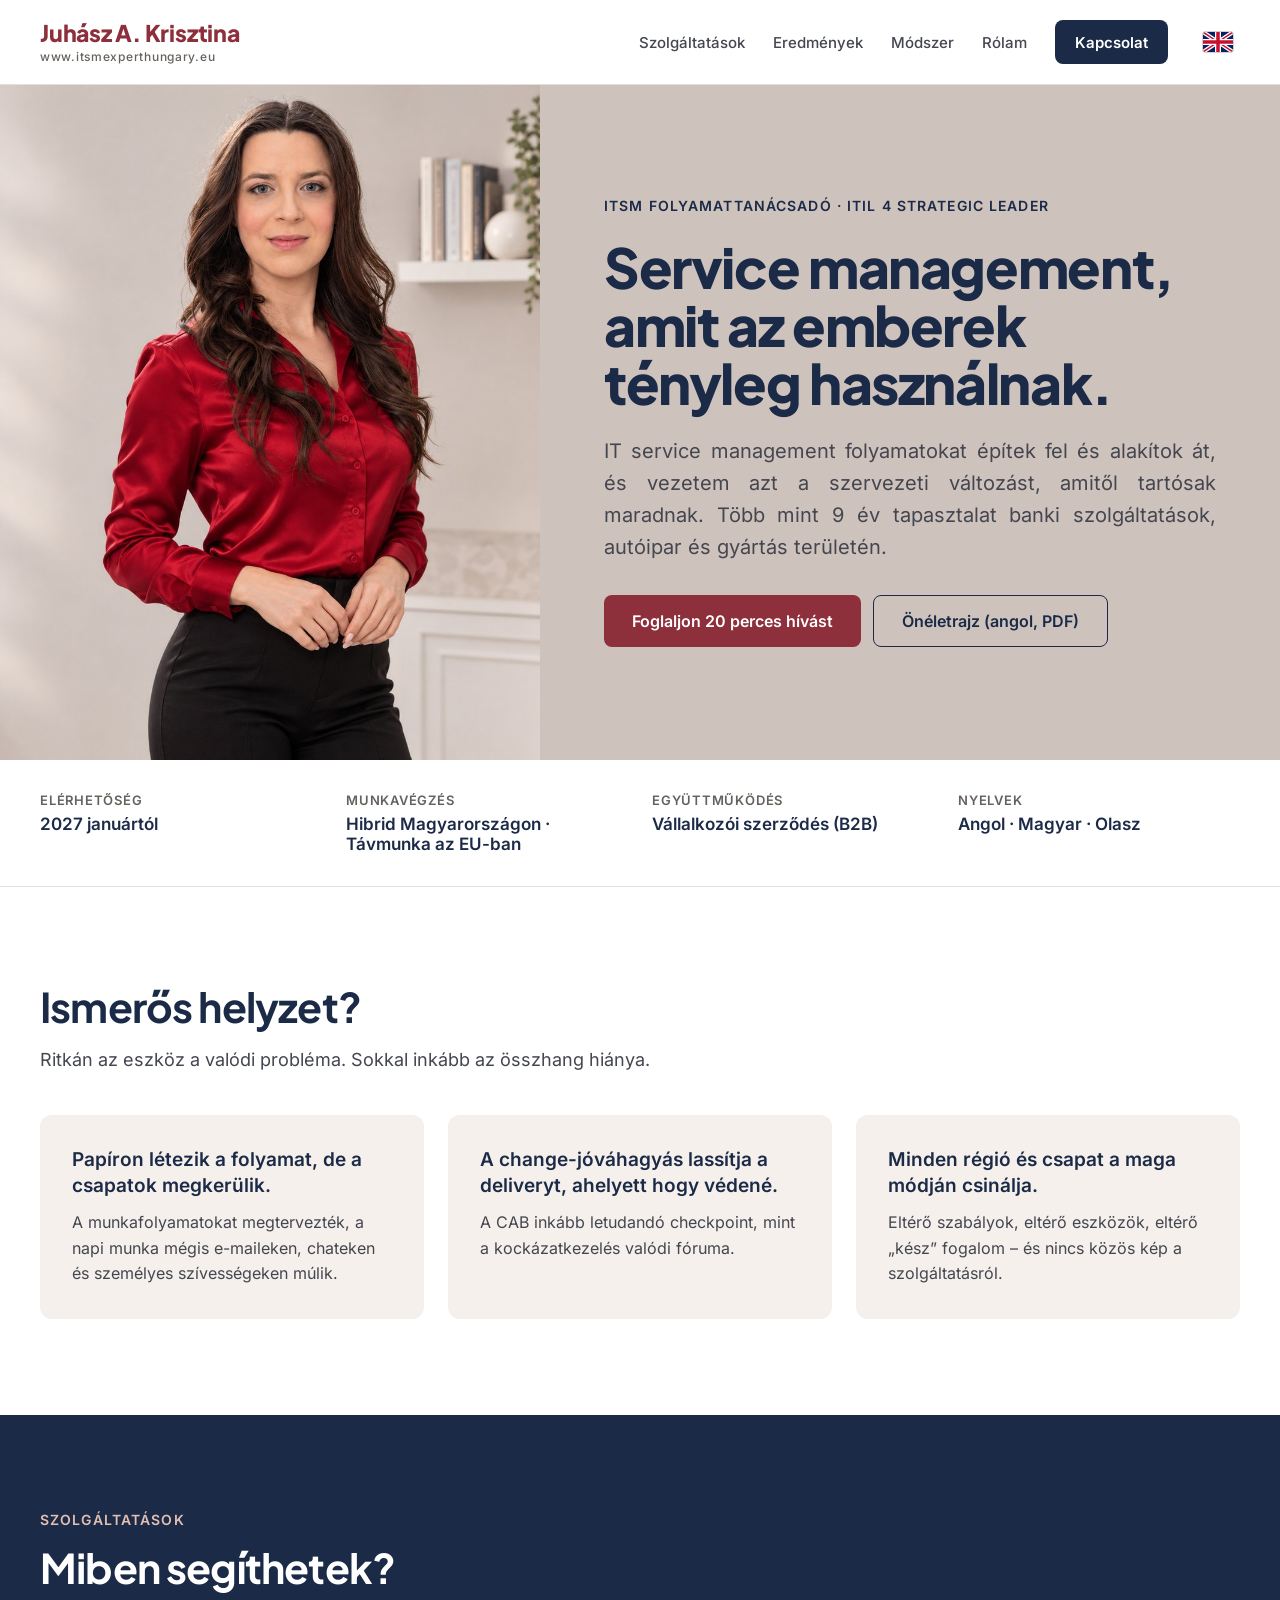
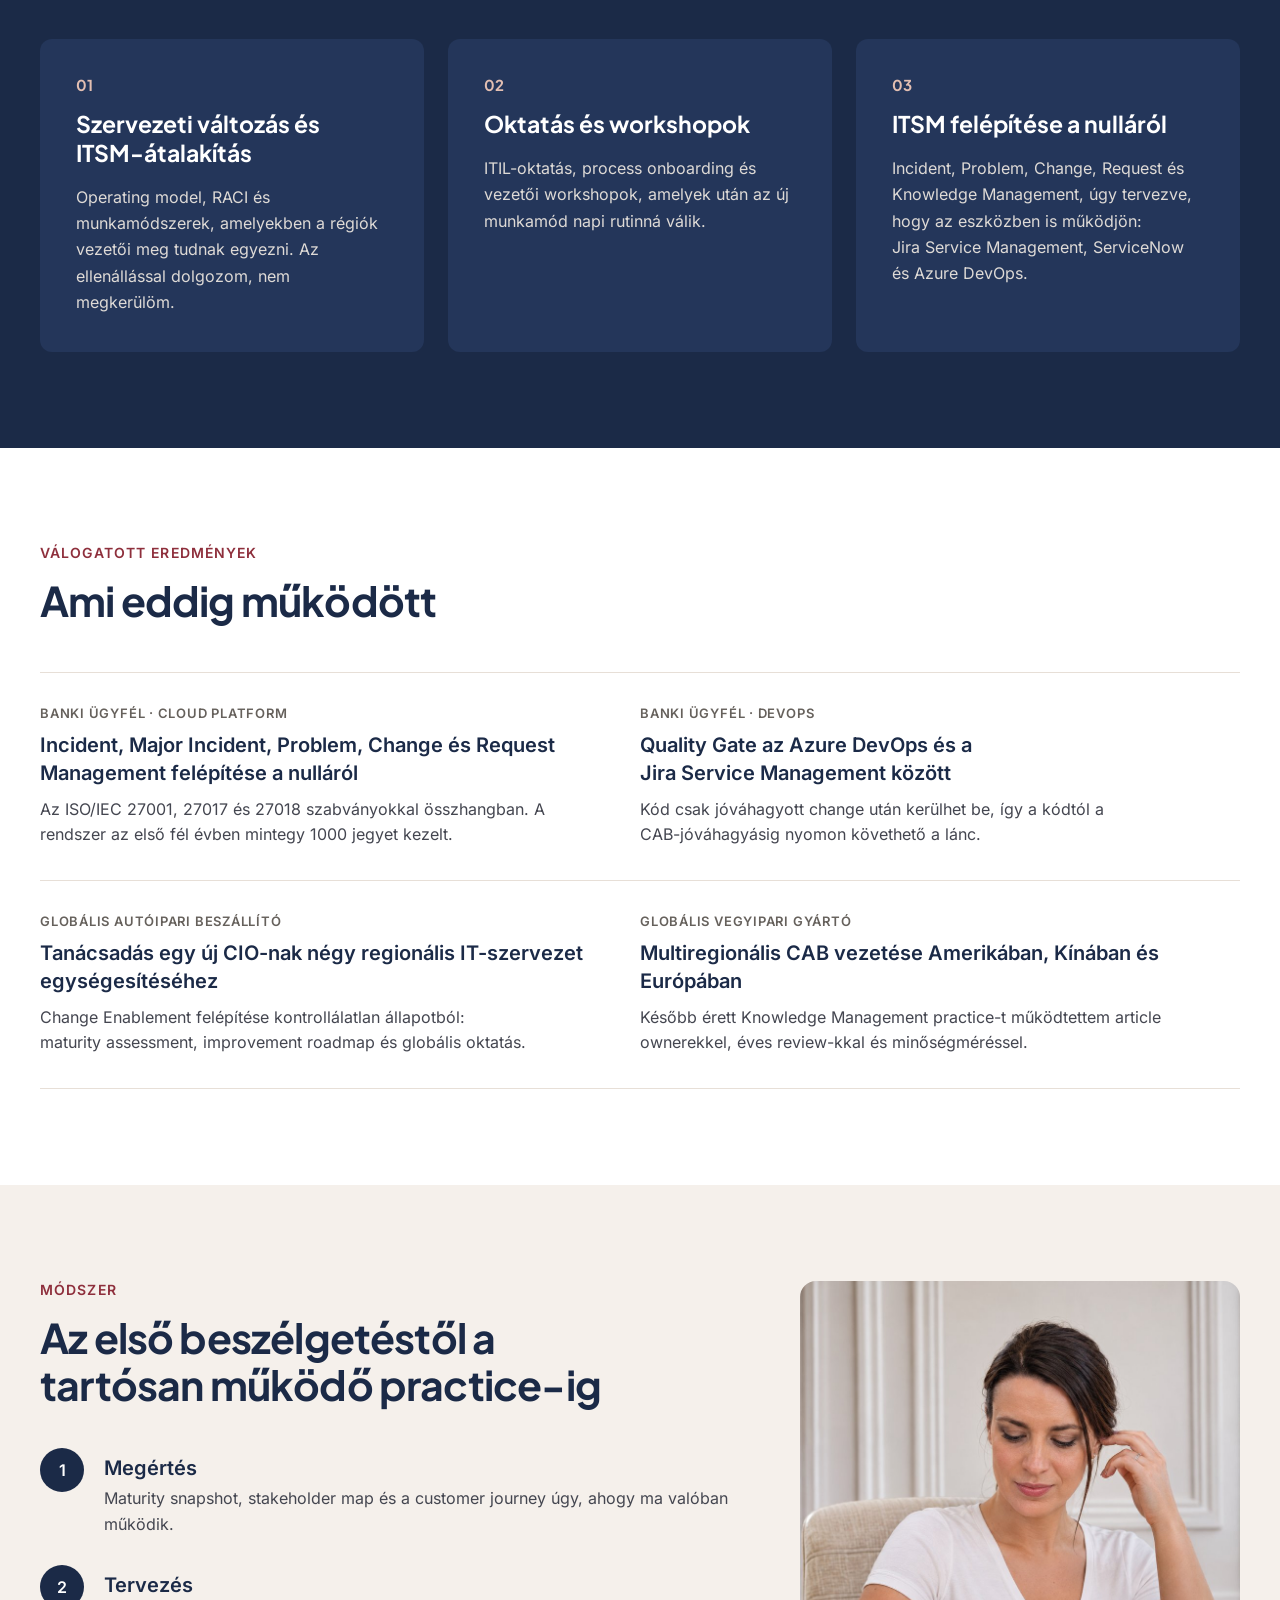
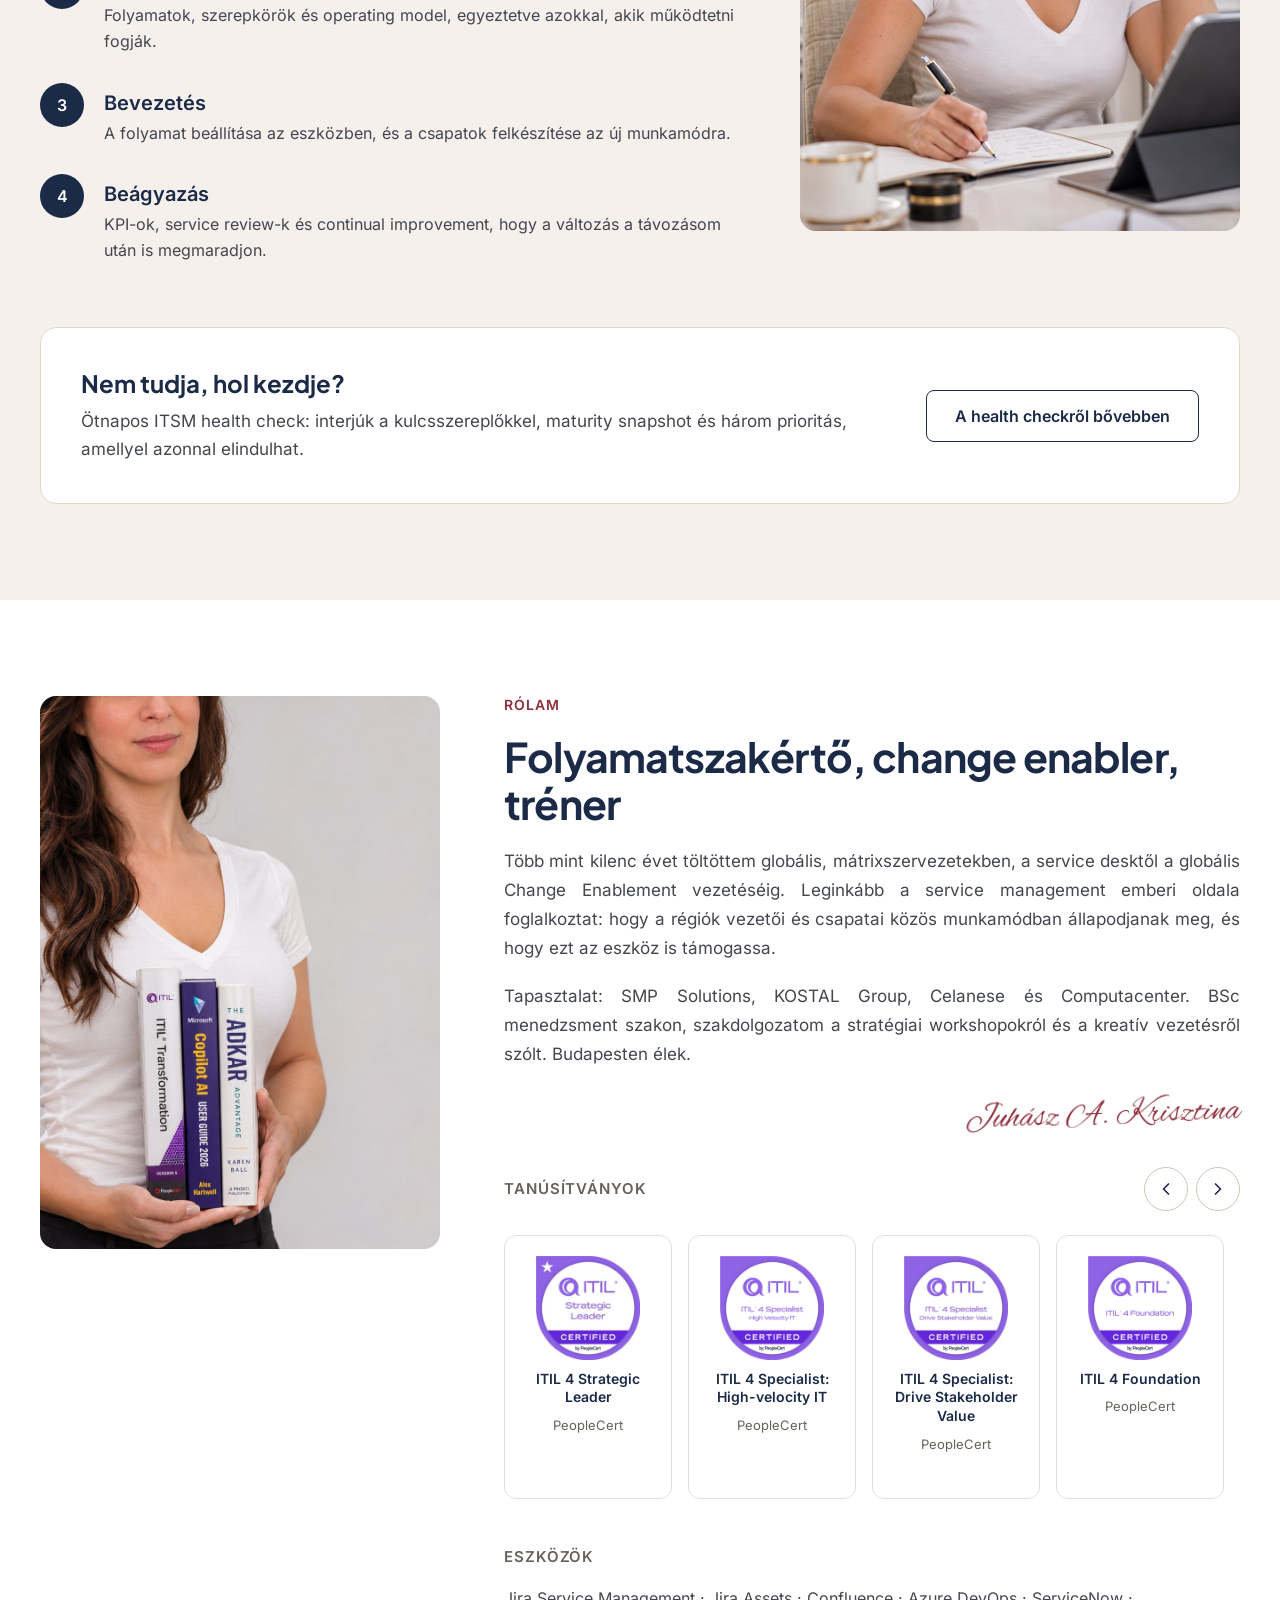
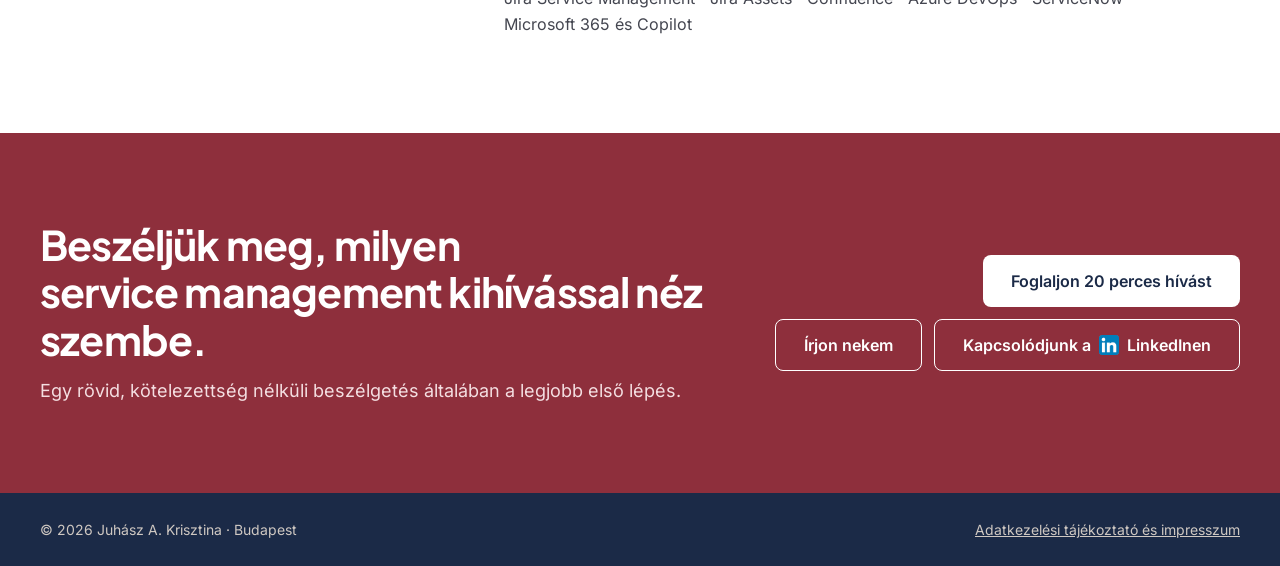
<file: hu/index.html>
<!doctype html>
<html lang="hu">
<head>
<meta charset="utf-8">
<meta name="viewport" content="width=device-width, initial-scale=1">
<title>Juhász A. Krisztina – ITSM folyamattanácsadó</title>
<meta name="description" content="ITSM folyamattanácsadó és ITIL-tréner. IT service management folyamatokat építek fel és alakítok át, és vezetem a szervezeti változást, amitől tartósak maradnak.">
<link rel="canonical" href="https://itsmexperthungary.eu/hu/">
<meta property="og:type" content="website">
<meta property="og:title" content="Juhász A. Krisztina – ITSM folyamattanácsadó">
<meta property="og:description" content="ITSM folyamattanácsadó és ITIL-tréner. IT service management folyamatokat építek fel és alakítok át, és vezetem a szervezeti változást, amitől tartósak maradnak.">
<meta property="og:url" content="https://itsmexperthungary.eu/hu/">
<meta property="og:image" content="https://itsmexperthungary.eu/assets/img/og-image.jpg">
<meta property="og:image:width" content="1200">
<meta property="og:image:height" content="630">
<meta name="twitter:card" content="summary_large_image">
<link rel="alternate" hreflang="en" href="https://itsmexperthungary.eu/">
<link rel="alternate" hreflang="hu" href="https://itsmexperthungary.eu/hu/">
<link rel="icon" href="../favicon.svg" type="image/svg+xml">
<link rel="icon" href="../favicon-32.png" sizes="32x32" type="image/png">
<link rel="apple-touch-icon" href="../apple-touch-icon.png">
<link rel="preload" href="../assets/fonts/inter-latin-400-normal.woff2" as="font" type="font/woff2" crossorigin>
<link rel="stylesheet" href="../assets/css/site.css">
<style>body{margin:0;background:#FFFFFF}
a{color:#8E2F3C}a:hover{color:#6E2430}
@media (max-width: 787px){
.stack-media{max-width: none !important; flex-basis: 100% !important; position: static !important; align-self: stretch !important}
.stack-img{height: auto !important; min-height: 0 !important; aspect-ratio: 4 / 3 !important; max-height: 380px}
}</style>
<script defer src="https://cloud.umami.is/script.js" data-website-id="4b62bade-07a9-4410-913f-03182b959581" data-domains="itsmexperthungary.eu"></script>
</head>
<body>
<div style="font-family: Inter, system-ui, sans-serif; color: #1B2A47; background: #FFFFFF; width: 100%">

<header style="position: sticky; top: 0; z-index: 50; border-bottom: 1px solid #E7DFD7; background: #FFFFFF">
<div style="max-width: 1200px; margin: 0 auto; padding: 20px 32px; display: flex; flex-wrap: wrap; align-items: center; justify-content: space-between; gap: 16px">
<a href="#top" aria-label="Juhász A. Krisztina – itsmexperthungary.eu" style="display: flex; flex-direction: column; align-items: flex-start; gap: 2px; text-decoration: none"><span style="font-family: 'Plus Jakarta Sans', sans-serif; font-weight: 800; font-size: 23px; line-height: 1.15; color: #8E2F3C; letter-spacing: -0.01em; white-space: nowrap">Juhász A. Krisztina</span><span style="font-family: Inter, system-ui, sans-serif; font-size: 12px; font-weight: 500; letter-spacing: 0.06em; color: #66615C">www.itsmexperthungary.eu</span></a>
<button type="button" class="menu-toggle" aria-expanded="false" aria-controls="site-nav" aria-label="Menü"><svg class="i-open" aria-hidden="true" width="22" height="22" viewBox="0 0 24 24" fill="none" stroke="currentColor" stroke-width="2" stroke-linecap="round"><path d="M4 7h16M4 12h16M4 17h16"></path></svg><svg class="i-close" aria-hidden="true" width="22" height="22" viewBox="0 0 24 24" fill="none" stroke="currentColor" stroke-width="2" stroke-linecap="round"><path d="M6 6l12 12M18 6L6 18"></path></svg></button>
<nav id="site-nav" aria-label="Fő navigáció" style="display: flex; flex-wrap: wrap; align-items: center; gap: 28px; font-size: 15px; font-weight: 500">
<a href="#services" style="color: #444650; text-decoration: none">Szolgáltatások</a>
<a href="#results" style="color: #444650; text-decoration: none">Eredmények</a>
<a href="#approach" style="color: #444650; text-decoration: none">Módszer</a>
<a href="#about" style="color: #444650; text-decoration: none">Rólam</a>
<a href="#contact" style="display: inline-flex; align-items: center; min-height: 44px; padding: 0 20px; border-radius: 8px; background: #1B2A47; color: #FFFFFF; text-decoration: none; font-weight: 600">Kapcsolat</a>
<a href="../" lang="en" hreflang="en" aria-label="English version" title="English version" style="display: inline-flex; align-items: center; justify-content: center; min-width: 44px; min-height: 44px"><svg aria-hidden="true" width="30" height="20" viewBox="0 0 60 40" style="display: block; border-radius: 3px; box-shadow: 0 0 0 1px #D9CFC6"><rect width="60" height="40" fill="#012169"></rect><path d="M0,0 L60,40 M60,0 L0,40" stroke="#FFFFFF" stroke-width="8"></path><path d="M0,0 L30,20 M60,0 L30,20 M0,40 L30,20 M60,40 L30,20" stroke="#C8102E" stroke-width="3"></path><path d="M30,0 V40 M0,20 H60" stroke="#FFFFFF" stroke-width="12"></path><path d="M30,0 V40 M0,20 H60" stroke="#C8102E" stroke-width="7"></path></svg></a>
</nav>
</div>
</header>

<section id="top" style="background: #CEC2BC">
<div style="display: flex; flex-wrap: wrap; align-items: stretch">
<div style="flex: 4 1 420px; min-width: 0; min-height: 560px; display: flex">
<img src="../assets/img/portrait.jpg" alt="Juhász A. Krisztina portréja" style="display: block; width: 100%; height: 100%; min-height: 560px; object-fit: cover; object-position: center 12%">
</div><div style="flex: 6 1 560px; min-width: 0; box-sizing: border-box; padding: 88px clamp(24px, 5vw, 80px); display: flex; align-items: center">
<div style="width: 100%; max-width: 700px; container-type: inline-size; display: flex; flex-direction: column; gap: 24px">
<p style="margin: 0; font-size: 14px; font-weight: 600; letter-spacing: 0.08em; text-transform: uppercase; color: #1B2A47">ITSM folyamattanácsadó · ITIL 4 Strategic Leader</p>
<h1 style="margin: 0; font-family: 'Plus Jakarta Sans', sans-serif; font-weight: 800; font-size: clamp(28px, 9cqi, 64px); line-height: 1.05; letter-spacing: -0.025em; color: #1B2A47; text-wrap: balance">Service&nbsp;management, amit az emberek tényleg használnak.</h1>
<p style="margin: 0; font-size: 20px; line-height: 1.6; color: #444650; max-width: 620px; text-align: justify">IT service management folyamatokat építek fel és alakítok át, és vezetem azt a szervezeti változást, amitől tartósak maradnak. Több mint 9 év tapasztalat banki szolgáltatások, autóipar és gyártás területén.</p>
<div style="display: flex; flex-wrap: wrap; gap: 12px; padding-top: 8px">
<a href="https://calendar.app.google/9Fz2vN4D3CzNBWpR8" target="_blank" rel="noopener" style="display: inline-flex; align-items: center; min-height: 52px; padding: 0 28px; border-radius: 8px; background: #8E2F3C; color: #FFFFFF; text-decoration: none; font-weight: 600; font-size: 16px">Foglaljon 20 perces hívást</a>
<a href="../assets/A_Krisztina_Juhasz_CV.pdf" download="A_Krisztina_Juhasz_CV.pdf" target="_blank" rel="noopener" style="display: inline-flex; align-items: center; min-height: 52px; padding: 0 28px; border-radius: 8px; border: 1.5px solid #1B2A47; color: #1B2A47; text-decoration: none; font-weight: 600; font-size: 16px">Önéletrajz (angol, PDF)</a>
</div>
</div>
</div>
</div>
</section>

<section aria-label="Gyors adatok" style="border-bottom: 1px solid #E7DFD7">
<div style="max-width: 1200px; margin: 0 auto; padding: 32px; display: grid; grid-template-columns: repeat(auto-fit, minmax(min(100%, 220px), 1fr)); gap: 24px">
<div style="display: flex; flex-direction: column; gap: 6px">
<span style="font-size: 13px; font-weight: 600; letter-spacing: 0.06em; text-transform: uppercase; color: #66615C">Elérhetőség</span>
<span style="font-size: 17px; font-weight: 600; color: #1B2A47">2027 januártól</span>
</div>
<div style="display: flex; flex-direction: column; gap: 6px">
<span style="font-size: 13px; font-weight: 600; letter-spacing: 0.06em; text-transform: uppercase; color: #66615C">Munkavégzés</span>
<span style="font-size: 17px; font-weight: 600; color: #1B2A47">Hibrid Magyarországon · Távmunka az EU-⁠ban</span>
</div>
<div style="display: flex; flex-direction: column; gap: 6px">
<span style="font-size: 13px; font-weight: 600; letter-spacing: 0.06em; text-transform: uppercase; color: #66615C">Együttműködés</span>
<span style="font-size: 17px; font-weight: 600; color: #1B2A47">Vállalkozói szerződés (B2B)</span>
</div>
<div style="display: flex; flex-direction: column; gap: 6px">
<span style="font-size: 13px; font-weight: 600; letter-spacing: 0.06em; text-transform: uppercase; color: #66615C">Nyelvek</span>
<span style="font-size: 17px; font-weight: 600; color: #1B2A47">Angol · Magyar · Olasz</span>
</div>
</div>
</section>

<section aria-labelledby="problem-h" style="background: #FFFFFF">
<div style="max-width: 1200px; margin: 0 auto; padding: 96px 32px; display: flex; flex-direction: column; gap: 40px">
<div style="display: flex; flex-direction: column; gap: 16px; max-width: 760px">
<h2 id="problem-h" style="margin: 0; font-family: 'Plus Jakarta Sans', sans-serif; font-weight: 700; font-size: clamp(30px, 3.2vw, 42px); line-height: 1.15; letter-spacing: -0.02em">Ismerős helyzet?</h2>
<p style="margin: 0; font-size: 18px; line-height: 1.6; color: #444650">Ritkán az eszköz a valódi probléma. Sokkal inkább az összhang hiánya.</p>
</div>
<div style="display: grid; grid-template-columns: repeat(auto-fit, minmax(min(100%, 280px), 1fr)); gap: 24px">
<div style="padding: 32px; border-radius: 12px; background: #F5F0EB; display: flex; flex-direction: column; gap: 12px">
<h3 style="margin: 0; font-size: 19px; font-weight: 600; line-height: 1.35">Papíron létezik a folyamat, de a csapatok megkerülik.</h3>
<p style="margin: 0; font-size: 16px; line-height: 1.6; color: #444650">A munkafolyamatokat megtervezték, a napi munka mégis e-⁠maileken, chateken és személyes szívességeken múlik.</p>
</div>
<div style="padding: 32px; border-radius: 12px; background: #F5F0EB; display: flex; flex-direction: column; gap: 12px">
<h3 style="margin: 0; font-size: 19px; font-weight: 600; line-height: 1.35">A change-⁠jóváhagyás lassítja a deliveryt, ahelyett hogy védené.</h3>
<p style="margin: 0; font-size: 16px; line-height: 1.6; color: #444650">A CAB inkább letudandó checkpoint, mint a kockázatkezelés valódi fóruma.</p>
</div>
<div style="padding: 32px; border-radius: 12px; background: #F5F0EB; display: flex; flex-direction: column; gap: 12px">
<h3 style="margin: 0; font-size: 19px; font-weight: 600; line-height: 1.35">Minden régió és csapat a maga módján csinálja.</h3>
<p style="margin: 0; font-size: 16px; line-height: 1.6; color: #444650">Eltérő szabályok, eltérő eszközök, eltérő „kész” fogalom – és nincs közös kép a szolgáltatásról.</p>
</div>
</div>
</div>
</section>

<section id="services" aria-labelledby="services-h" style="background: #1B2A47; color: #FFFFFF">
<div style="max-width: 1200px; margin: 0 auto; padding: 96px 32px; display: flex; flex-direction: column; gap: 48px">
<div style="display: flex; flex-direction: column; gap: 16px; max-width: 760px">
<p style="margin: 0; font-size: 14px; font-weight: 600; letter-spacing: 0.08em; text-transform: uppercase; color: #E3BFB2">Szolgáltatások</p>
<h2 id="services-h" style="margin: 0; font-family: 'Plus Jakarta Sans', sans-serif; font-weight: 700; font-size: clamp(30px, 3.2vw, 42px); line-height: 1.15; letter-spacing: -0.02em; color: #FFFFFF">Miben segíthetek?</h2>
</div>
<div style="display: grid; grid-template-columns: repeat(auto-fit, minmax(min(100%, 300px), 1fr)); gap: 24px">
<div style="padding: 36px; border-radius: 12px; background: #24365A; display: flex; flex-direction: column; gap: 16px">
<span style="font-family: 'Plus Jakarta Sans', sans-serif; font-weight: 700; font-size: 15px; color: #E3BFB2">01</span>
<h3 style="margin: 0; font-family: 'Plus Jakarta Sans', sans-serif; font-size: 23px; font-weight: 700; line-height: 1.25; color: #FFFFFF">Szervezeti változás és ITSM-⁠átalakítás</h3>
<p style="margin: 0; font-size: 16px; line-height: 1.65; color: #DEDAD6">Operating model, RACI és munkamódszerek, amelyekben a régiók vezetői meg tudnak egyezni. Az ellenállással dolgozom, nem megkerülöm.</p>
</div>
<div style="padding: 36px; border-radius: 12px; background: #24365A; display: flex; flex-direction: column; gap: 16px">
<span style="font-family: 'Plus Jakarta Sans', sans-serif; font-weight: 700; font-size: 15px; color: #E3BFB2">02</span>
<h3 style="margin: 0; font-family: 'Plus Jakarta Sans', sans-serif; font-size: 23px; font-weight: 700; line-height: 1.25; color: #FFFFFF">Oktatás és workshopok</h3>
<p style="margin: 0; font-size: 16px; line-height: 1.65; color: #DEDAD6">ITIL-⁠oktatás, process onboarding és vezetői workshopok, amelyek után az új munkamód napi rutinná válik.</p>
</div>
<div style="padding: 36px; border-radius: 12px; background: #24365A; display: flex; flex-direction: column; gap: 16px">
<span style="font-family: 'Plus Jakarta Sans', sans-serif; font-weight: 700; font-size: 15px; color: #E3BFB2">03</span>
<h3 style="margin: 0; font-family: 'Plus Jakarta Sans', sans-serif; font-size: 23px; font-weight: 700; line-height: 1.25; color: #FFFFFF">ITSM felépítése a nulláról</h3>
<p style="margin: 0; font-size: 16px; line-height: 1.65; color: #DEDAD6">Incident, Problem, Change, Request és Knowledge Management, úgy tervezve, hogy az eszközben is működjön: Jira Service Management, ServiceNow és Azure DevOps.</p>
</div>
</div>
</div>
</section>

<section id="results" aria-labelledby="results-h" style="background: #FFFFFF">
<div style="max-width: 1200px; margin: 0 auto; padding: 96px 32px; display: flex; flex-direction: column; gap: 48px">
<div style="display: flex; flex-direction: column; gap: 16px; max-width: 760px">
<p style="margin: 0; font-size: 14px; font-weight: 600; letter-spacing: 0.08em; text-transform: uppercase; color: #8E2F3C">Válogatott eredmények</p>
<h2 id="results-h" style="margin: 0; font-family: 'Plus Jakarta Sans', sans-serif; font-weight: 700; font-size: clamp(30px, 3.2vw, 42px); line-height: 1.15; letter-spacing: -0.02em">Ami eddig működött</h2>
</div>
<div style="display: grid; grid-template-columns: repeat(auto-fit, minmax(min(100%, 480px), 1fr)); gap: 0; border-top: 1px solid #E7DFD7">
<div style="padding: 32px 32px 32px 0; border-bottom: 1px solid #E7DFD7; display: flex; flex-direction: column; gap: 10px">
<span style="font-size: 13px; font-weight: 600; letter-spacing: 0.06em; text-transform: uppercase; color: #66615C">Banki ügyfél · cloud platform</span>
<h3 style="margin: 0; font-size: 20px; font-weight: 600; line-height: 1.4">Incident, Major Incident, Problem, Change és Request Management felépítése a nulláról</h3>
<p style="margin: 0; font-size: 16px; line-height: 1.6; color: #444650">Az ISO/IEC 27001, 27017 és 27018 szabványokkal összhangban. A rendszer az első fél évben mintegy 1000 jegyet kezelt.</p>
</div>
<div style="padding: 32px 32px 32px 0; border-bottom: 1px solid #E7DFD7; display: flex; flex-direction: column; gap: 10px">
<span style="font-size: 13px; font-weight: 600; letter-spacing: 0.06em; text-transform: uppercase; color: #66615C">Banki ügyfél · DevOps</span>
<h3 style="margin: 0; font-size: 20px; font-weight: 600; line-height: 1.4">Quality Gate az Azure DevOps és a Jira Service Management között</h3>
<p style="margin: 0; font-size: 16px; line-height: 1.6; color: #444650">Kód csak jóváhagyott change után kerülhet be, így a kódtól a CAB-⁠jóváhagyásig nyomon követhető a lánc.</p>
</div>
<div style="padding: 32px 32px 32px 0; border-bottom: 1px solid #E7DFD7; display: flex; flex-direction: column; gap: 10px">
<span style="font-size: 13px; font-weight: 600; letter-spacing: 0.06em; text-transform: uppercase; color: #66615C">Globális autóipari beszállító</span>
<h3 style="margin: 0; font-size: 20px; font-weight: 600; line-height: 1.4">Tanácsadás egy új CIO-⁠nak négy regionális IT-⁠szervezet egységesítéséhez</h3>
<p style="margin: 0; font-size: 16px; line-height: 1.6; color: #444650">Change Enablement felépítése kontrollálatlan állapotból: maturity assessment, improvement roadmap és globális oktatás.</p>
</div>
<div style="padding: 32px 32px 32px 0; border-bottom: 1px solid #E7DFD7; display: flex; flex-direction: column; gap: 10px">
<span style="font-size: 13px; font-weight: 600; letter-spacing: 0.06em; text-transform: uppercase; color: #66615C">Globális vegyipari gyártó</span>
<h3 style="margin: 0; font-size: 20px; font-weight: 600; line-height: 1.4">Multiregionális CAB vezetése Amerikában, Kínában és Európában</h3>
<p style="margin: 0; font-size: 16px; line-height: 1.6; color: #444650">Később érett Knowledge Management practice-⁠t működtettem article ownerekkel, éves review-⁠kkal és minőségméréssel.</p>
</div>
</div>
</div>
</section>

<section id="approach" aria-labelledby="approach-h" style="background: #F5F0EB">
<div style="max-width: 1200px; margin: 0 auto; padding: 96px 32px; display: flex; flex-direction: column; gap: 48px">
<div style="display: flex; flex-wrap: wrap; align-items: stretch; gap: 64px">
<div style="flex: 1 1 360px; min-width: 0; display: flex; flex-direction: column; gap: 40px">
<div style="display: flex; flex-direction: column; gap: 16px; max-width: 620px">
<p style="margin: 0; font-size: 14px; font-weight: 600; letter-spacing: 0.08em; text-transform: uppercase; color: #8E2F3C">Módszer</p>
<h2 id="approach-h" style="margin: 0; font-family: 'Plus Jakarta Sans', sans-serif; font-weight: 700; font-size: clamp(30px, 3.2vw, 42px); line-height: 1.15; letter-spacing: -0.02em">Az első beszélgetéstől a tartósan működő practice-⁠ig</h2>
</div>
<ol style="margin: 0; padding: 0; list-style: none; display: flex; flex-direction: column; gap: 28px">
<li style="display: flex; gap: 20px; align-items: flex-start">
<span style="flex: none; width: 44px; height: 44px; border-radius: 50%; background: #1B2A47; color: #FFFFFF; display: flex; align-items: center; justify-content: center; font-weight: 700; font-size: 16px">1</span>
<div style="display: flex; flex-direction: column; gap: 6px; padding-top: 8px">
<h3 style="margin: 0; font-size: 20px; font-weight: 600">Megértés</h3>
<p style="margin: 0; font-size: 16px; line-height: 1.6; color: #444650">Maturity snapshot, stakeholder map és a customer journey úgy, ahogy ma valóban működik.</p>
</div>
</li>
<li style="display: flex; gap: 20px; align-items: flex-start">
<span style="flex: none; width: 44px; height: 44px; border-radius: 50%; background: #1B2A47; color: #FFFFFF; display: flex; align-items: center; justify-content: center; font-weight: 700; font-size: 16px">2</span>
<div style="display: flex; flex-direction: column; gap: 6px; padding-top: 8px">
<h3 style="margin: 0; font-size: 20px; font-weight: 600">Tervezés</h3>
<p style="margin: 0; font-size: 16px; line-height: 1.6; color: #444650">Folyamatok, szerepkörök és operating model, egyeztetve azokkal, akik működtetni fogják.</p>
</div>
</li>
<li style="display: flex; gap: 20px; align-items: flex-start">
<span style="flex: none; width: 44px; height: 44px; border-radius: 50%; background: #1B2A47; color: #FFFFFF; display: flex; align-items: center; justify-content: center; font-weight: 700; font-size: 16px">3</span>
<div style="display: flex; flex-direction: column; gap: 6px; padding-top: 8px">
<h3 style="margin: 0; font-size: 20px; font-weight: 600">Bevezetés</h3>
<p style="margin: 0; font-size: 16px; line-height: 1.6; color: #444650">A folyamat beállítása az eszközben, és a csapatok felkészítése az új munkamódra.</p>
</div>
</li>
<li style="display: flex; gap: 20px; align-items: flex-start">
<span style="flex: none; width: 44px; height: 44px; border-radius: 50%; background: #1B2A47; color: #FFFFFF; display: flex; align-items: center; justify-content: center; font-weight: 700; font-size: 16px">4</span>
<div style="display: flex; flex-direction: column; gap: 6px; padding-top: 8px">
<h3 style="margin: 0; font-size: 20px; font-weight: 600">Beágyazás</h3>
<p style="margin: 0; font-size: 16px; line-height: 1.6; color: #444650">KPI-⁠ok, service review-⁠k és continual improvement, hogy a változás a távozásom után is megmaradjon.</p>
</div>
</li>
</ol>
</div>
<div class="stack-media" style="flex: 1 1 300px; max-width: 440px; min-width: 0; display: flex; align-self: flex-start">
<img class="stack-img" src="../assets/img/at-work.jpg" alt="Juhász A. Krisztina jegyzetel és tervez az íróasztalánál" style="display: block; width: 100%; height: auto; aspect-ratio: 900 / 1125; object-fit: cover; object-position: center 30%; border-radius: 16px">
</div>
</div>
<div style="margin-top: 16px; padding: 40px; border-radius: 16px; background: #FFFFFF; border: 1px solid #E2D7CD; display: flex; flex-wrap: wrap; align-items: center; justify-content: space-between; gap: 24px">
<div style="flex: 1 1 520px; min-width: 0; display: flex; flex-direction: column; gap: 10px">
<h3 style="margin: 0; font-family: 'Plus Jakarta Sans', sans-serif; font-size: 24px; font-weight: 700">Nem tudja, hol kezdje?</h3>
<p style="margin: 0; font-size: 17px; line-height: 1.6; color: #444650">Ötnapos ITSM health check: interjúk a kulcsszereplőkkel, maturity snapshot és három prioritás, amellyel azonnal elindulhat.</p>
</div>
<a href="health-check.html" style="display: inline-flex; align-items: center; min-height: 52px; padding: 0 28px; border-radius: 8px; border: 1.5px solid #1B2A47; color: #1B2A47; text-decoration: none; font-weight: 600; font-size: 16px">A health checkről bővebben</a>
</div>
</div>
</section>

<section id="about" aria-labelledby="about-h" style="background: #FFFFFF">
<div style="max-width: 1200px; margin: 0 auto; padding: 96px 32px; display: flex; flex-wrap: wrap; align-items: stretch; gap: 64px">
<div class="stack-media" style="flex: 1 1 300px; max-width: 400px; min-width: 0; display: flex; align-self: flex-start; position: sticky; top: 112px">
<img class="stack-img" src="../assets/img/books.jpg" alt="Juhász A. Krisztina ITIL-, Microsoft Copilot- és ADKAR-könyvekkel" style="display: block; width: 100%; height: auto; aspect-ratio: 900 / 1244; object-fit: cover; object-position: center 35%; border-radius: 16px">
</div>
<div style="flex: 1 1 360px; min-width: 0; display: flex; flex-direction: column; gap: 20px">
<p style="margin: 0; font-size: 14px; font-weight: 600; letter-spacing: 0.08em; text-transform: uppercase; color: #8E2F3C">Rólam</p>
<h2 id="about-h" style="margin: 0; font-family: 'Plus Jakarta Sans', sans-serif; font-weight: 700; font-size: clamp(30px, 3.2vw, 42px); line-height: 1.15; letter-spacing: -0.02em">Folyamatszakértő, change enabler, tréner</h2>
<p style="margin: 0; font-size: 17px; line-height: 1.7; color: #444650; text-align: justify">Több mint kilenc évet töltöttem globális, mátrixszervezetekben, a service desktől a globális Change Enablement vezetéséig. Leginkább a service management emberi oldala foglalkoztat: hogy a régiók vezetői és csapatai közös munkamódban állapodjanak meg, és hogy ezt az eszköz is támogassa.</p>
<p style="margin: 0; font-size: 17px; line-height: 1.7; color: #444650; text-align: justify">Tapasztalat: SMP Solutions, KOSTAL Group, Celanese és Computacenter. BSc menedzsment szakon, szakdolgozatom a stratégiai workshopokról és a kreatív vezetésről szólt. Budapesten élek.</p>
<p aria-hidden="true" style="margin: 4px 0 0; font-family: 'Alex Brush', cursive; font-weight: 400; font-size: 34px; line-height: 1.1; color: #8E2F3C; text-align: right; transform: rotate(-2deg); transform-origin: right center">Juhász A. Krisztina</p>
<div style="margin-top: 16px; display: flex; align-items: center; justify-content: space-between; gap: 16px">
<h3 style="margin: 0; font-size: 15px; font-weight: 600; letter-spacing: 0.06em; text-transform: uppercase; color: #66615C">Tanúsítványok</h3>
<div style="display: flex; gap: 8px">
<button type="button" aria-label="Előző tanúsítványok" data-slide="-1" style="width: 44px; height: 44px; border-radius: 50%; border: 1px solid #CFC4BA; background: #FFFFFF; color: #1B2A47; display: flex; align-items: center; justify-content: center; cursor: pointer; padding: 0"><svg aria-hidden="true" width="20" height="20" viewBox="0 0 24 24" fill="none" stroke="currentColor" stroke-width="2" stroke-linecap="round" stroke-linejoin="round"><path d="M15 18l-6-6 6-6"></path></svg></button>
<button type="button" aria-label="Következő tanúsítványok" data-slide="1" style="width: 44px; height: 44px; border-radius: 50%; border: 1px solid #CFC4BA; background: #FFFFFF; color: #1B2A47; display: flex; align-items: center; justify-content: center; cursor: pointer; padding: 0"><svg aria-hidden="true" width="20" height="20" viewBox="0 0 24 24" fill="none" stroke="currentColor" stroke-width="2" stroke-linecap="round" stroke-linejoin="round"><path d="M9 18l6-6-6-6"></path></svg></button>
</div>
</div>
<div id="cert-track" style="display: flex; gap: 16px; overflow-x: auto; scroll-snap-type: x mandatory; padding: 4px 2px 12px; scrollbar-width: thin">
<div style="flex: none; width: 168px; scroll-snap-align: start; box-sizing: border-box; padding: 20px 16px; border-radius: 12px; background: #FFFFFF; border: 1px solid #E7DFD7; display: flex; flex-direction: column; align-items: center; gap: 10px; text-align: center; text-decoration: none; color: #1B2A47"><img src="../assets/img/badges/itil4-strategic-leader.png" alt="ITIL 4 Strategic Leader badge" style="display: block; width: 104px; height: 104px; object-fit: contain"><span style="font-size: 14px; font-weight: 600; line-height: 1.35">ITIL 4 Strategic Leader</span><span style="font-size: 13px; color: #66615C">PeopleCert</span></div>
<div style="flex: none; width: 168px; scroll-snap-align: start; box-sizing: border-box; padding: 20px 16px; border-radius: 12px; background: #FFFFFF; border: 1px solid #E7DFD7; display: flex; flex-direction: column; align-items: center; gap: 10px; text-align: center; text-decoration: none; color: #1B2A47"><img src="../assets/img/badges/itil4-hvit.png" alt="ITIL 4 Specialist: High Velocity IT badge" style="display: block; width: 104px; height: 104px; object-fit: contain"><span style="font-size: 14px; font-weight: 600; line-height: 1.35">ITIL 4 Specialist: High-⁠velocity IT</span><span style="font-size: 13px; color: #66615C">PeopleCert</span></div>
<div style="flex: none; width: 168px; scroll-snap-align: start; box-sizing: border-box; padding: 20px 16px; border-radius: 12px; background: #FFFFFF; border: 1px solid #E7DFD7; display: flex; flex-direction: column; align-items: center; gap: 10px; text-align: center; text-decoration: none; color: #1B2A47"><img src="../assets/img/badges/itil4-dsv.png" alt="ITIL 4 Specialist: Drive Stakeholder Value badge" style="display: block; width: 104px; height: 104px; object-fit: contain"><span style="font-size: 14px; font-weight: 600; line-height: 1.35">ITIL 4 Specialist: Drive Stakeholder Value</span><span style="font-size: 13px; color: #66615C">PeopleCert</span></div>
<div style="flex: none; width: 168px; scroll-snap-align: start; box-sizing: border-box; padding: 20px 16px; border-radius: 12px; background: #FFFFFF; border: 1px solid #E7DFD7; display: flex; flex-direction: column; align-items: center; gap: 10px; text-align: center; text-decoration: none; color: #1B2A47"><img src="../assets/img/badges/itil4-foundation.png" alt="ITIL 4 Foundation badge" style="display: block; width: 104px; height: 104px; object-fit: contain"><span style="font-size: 14px; font-weight: 600; line-height: 1.35">ITIL 4 Foundation</span><span style="font-size: 13px; color: #66615C">PeopleCert</span></div>
<a href="https://learn.microsoft.com/api/credentials/share/en-us/FarkasnJuhszAKrisztina-5476/49D4EF4F8F685EE4?sharingId=C6CF036BB3DCEFDB" target="_blank" rel="noopener" style="flex: none; width: 168px; scroll-snap-align: start; box-sizing: border-box; padding: 20px 16px; border-radius: 12px; background: #FFFFFF; border: 1px solid #E7DFD7; display: flex; flex-direction: column; align-items: center; gap: 10px; text-align: center; text-decoration: none; color: #1B2A47"><img src="../assets/img/badges/ab-730.png" alt="Microsoft Certified: AI Business Professional badge" style="display: block; width: 104px; height: 104px; object-fit: contain"><span style="font-size: 14px; font-weight: 600; line-height: 1.35">Microsoft Certified: AI Business Professional</span><span style="font-size: 13px; color: #66615C; white-space: nowrap">Microsoft · AB-⁠730</span><span style="margin-top: auto; font-size: 13px; font-weight: 600; color: #8E2F3C">Ellenőrzés ↗</span></a>
<a href="https://learn.microsoft.com/api/credentials/share/en-us/FarkasnJuhszAKrisztina-5476/22A0454FE349244B?sharingId=C6CF036BB3DCEFDB" target="_blank" rel="noopener" style="flex: none; width: 168px; scroll-snap-align: start; box-sizing: border-box; padding: 20px 16px; border-radius: 12px; background: #FFFFFF; border: 1px solid #E7DFD7; display: flex; flex-direction: column; align-items: center; gap: 10px; text-align: center; text-decoration: none; color: #1B2A47"><img src="../assets/img/badges/az-900.png" alt="Microsoft Certified: Azure Fundamentals badge" style="display: block; width: 104px; height: 104px; object-fit: contain"><span style="font-size: 14px; font-weight: 600; line-height: 1.35">Microsoft Certified: Azure Fundamentals</span><span style="font-size: 13px; color: #66615C; white-space: nowrap">Microsoft · AZ-⁠900</span><span style="margin-top: auto; font-size: 13px; font-weight: 600; color: #8E2F3C">Ellenőrzés ↗</span></a>
</div>
<h3 style="margin: 16px 0 0; font-size: 15px; font-weight: 600; letter-spacing: 0.06em; text-transform: uppercase; color: #66615C">Eszközök</h3>
<p style="margin: 0; font-size: 16px; line-height: 1.6; color: #444650">Jira Service Management · Jira Assets · Confluence · Azure DevOps · ServiceNow · Microsoft 365 és Copilot</p>
</div>
</div>
</section>

<section id="contact" aria-labelledby="contact-h" style="background: #8E2F3C; color: #FFFFFF">
<div style="max-width: 1200px; margin: 0 auto; padding: 88px 32px; display: flex; flex-wrap: wrap; align-items: center; justify-content: space-between; gap: 32px">
<div style="flex: 1 1 520px; min-width: 0; display: flex; flex-direction: column; gap: 14px">
<h2 id="contact-h" style="margin: 0; font-family: 'Plus Jakarta Sans', sans-serif; font-weight: 700; font-size: clamp(30px, 3.2vw, 42px); line-height: 1.15; letter-spacing: -0.02em; color: #FFFFFF; max-width: 830px; width: 824px; height: 97px">Beszéljük meg, milyen service management kihívással néz szembe.</h2>
<p style="margin: 0; font-size: 18px; line-height: 1.6; color: #F4DEE1">Egy rövid, kötelezettség nélküli beszélgetés általában a legjobb első lépés.</p>
</div>
<div style="display: flex; flex-direction: column; align-items: flex-end; gap: 12px">
<a href="https://calendar.app.google/9Fz2vN4D3CzNBWpR8" target="_blank" rel="noopener" style="display: inline-flex; align-items: center; min-height: 52px; padding: 0 28px; border-radius: 8px; background: #FFFFFF; color: #1B2A47; text-decoration: none; font-weight: 600; font-size: 16px">Foglaljon 20 perces hívást</a>
<div style="display: flex; flex-wrap: wrap; justify-content: flex-end; gap: 12px">
<a href="mailto:krisztina@itsmexperthungary.eu" style="display: inline-flex; align-items: center; min-height: 52px; padding: 0 28px; border-radius: 8px; border: 1.5px solid #FFFFFF; color: #FFFFFF; text-decoration: none; font-weight: 600; font-size: 16px">Írjon nekem</a>
<a href="https://www.linkedin.com/in/itsmexperthungary/" style="display: inline-flex; align-items: center; min-height: 52px; padding: 0 28px; border-radius: 8px; border: 1.5px solid #FFFFFF; color: #FFFFFF; text-decoration: none; font-weight: 600; font-size: 16px; gap: 8px">Kapcsolódjunk a<img src="../assets/img/linkedin.png" alt="" width="20" height="20" style="display: block; width: 20px; height: 20px; border-radius: 3px">LinkedInen</a>
</div>
</div>
</div>
</section>

<footer style="background: #1B2A47">
<div style="max-width: 1200px; margin: 0 auto; padding: 28px 32px; display: flex; flex-wrap: wrap; justify-content: space-between; gap: 12px; font-size: 14px; color: #CFC8C2">
<span>© 2026 Juhász A. Krisztina · Budapest</span>
<a href="privacy.html" style="color: #CFC8C2">Adatkezelési tájékoztató és impresszum</a>
</div>
</footer>

</div>
<script>
(function () {
  var h = document.querySelector('header'), b = h && h.querySelector('.menu-toggle');
  if (!b) return;
  function set(open) { h.classList.toggle('menu-open', open); b.setAttribute('aria-expanded', open ? 'true' : 'false'); }
  b.addEventListener('click', function () { set(!h.classList.contains('menu-open')); });
  h.querySelectorAll('nav a').forEach(function (a) { a.addEventListener('click', function () { set(false); }); });
  document.addEventListener('keydown', function (e) { if (e.key === 'Escape') set(false); });
})();
</script>
<script>
document.querySelectorAll('[data-slide]').forEach(function (b) {
  b.addEventListener('click', function () {
    var t = document.getElementById('cert-track');
    if (t) t.scrollBy({ left: Number(b.dataset.slide) * 184, behavior: 'smooth' });
  });
});
</script>
</body>
</html>
</file>
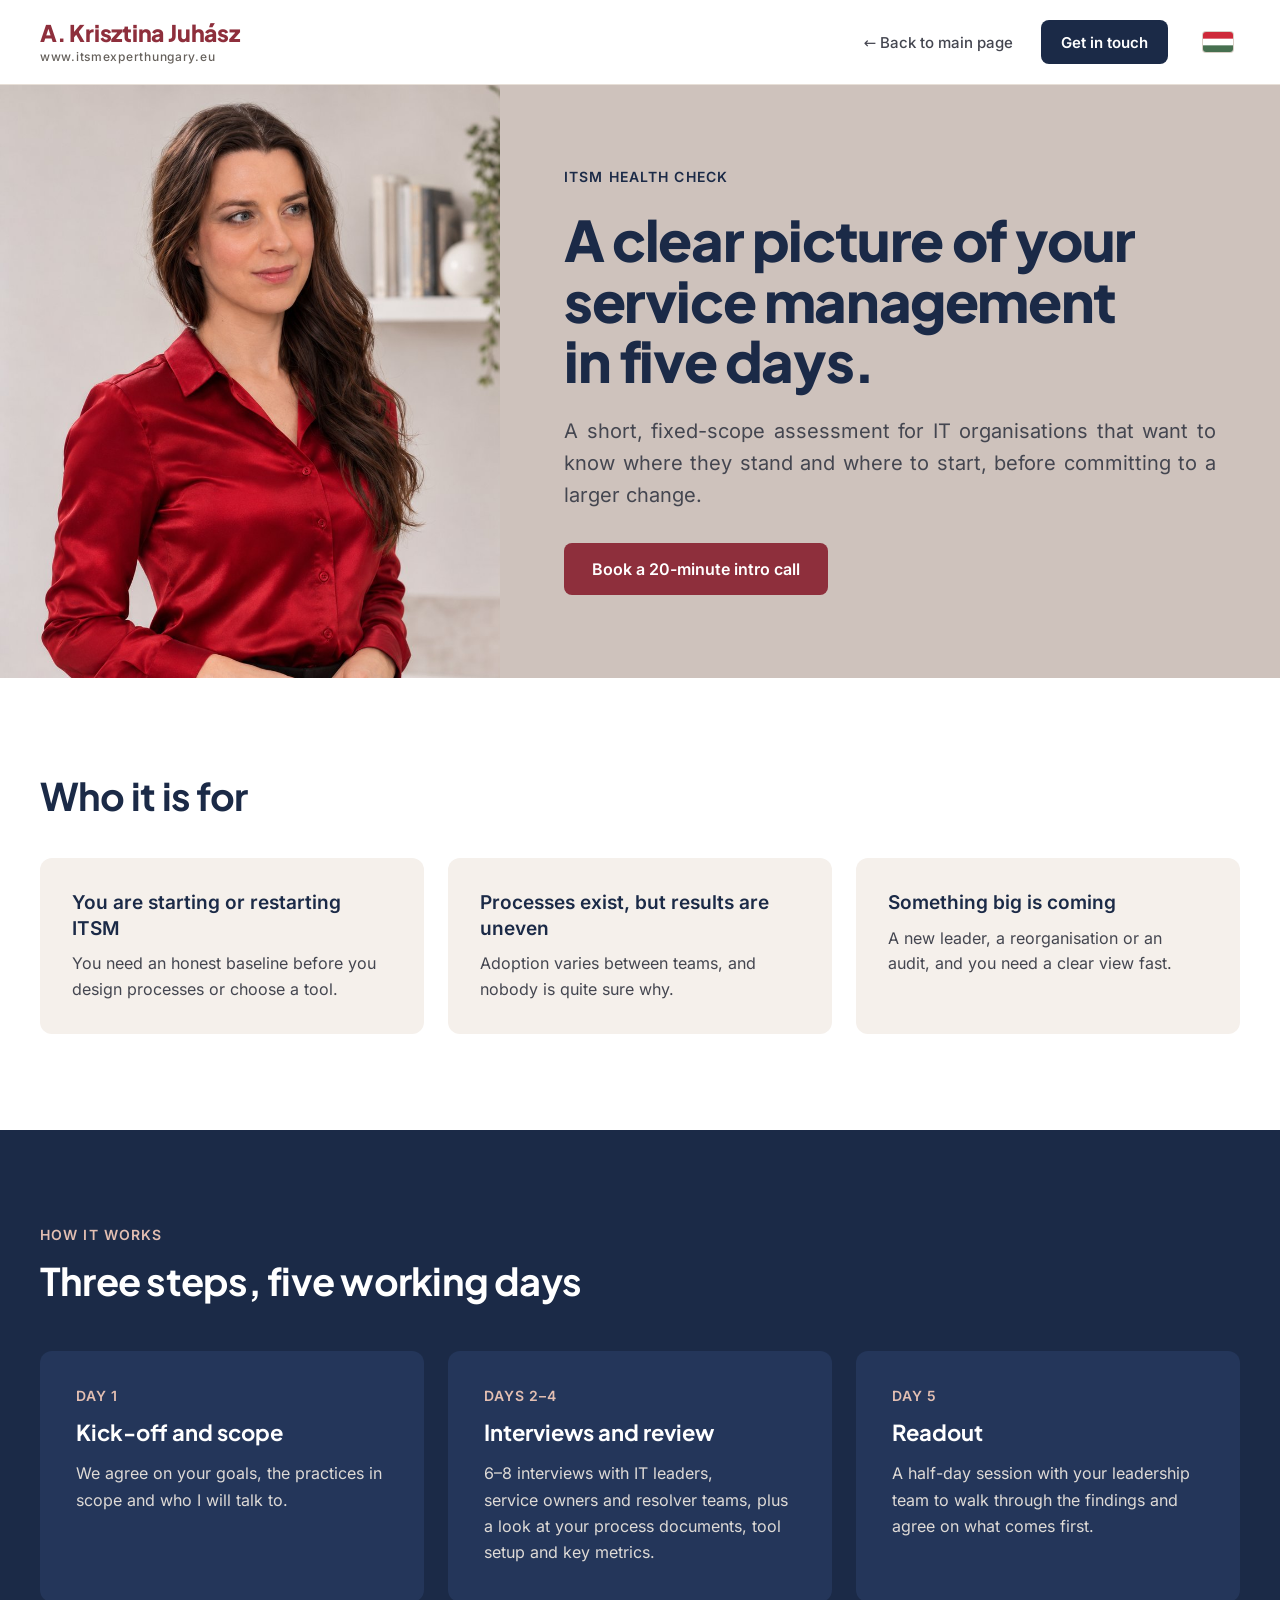
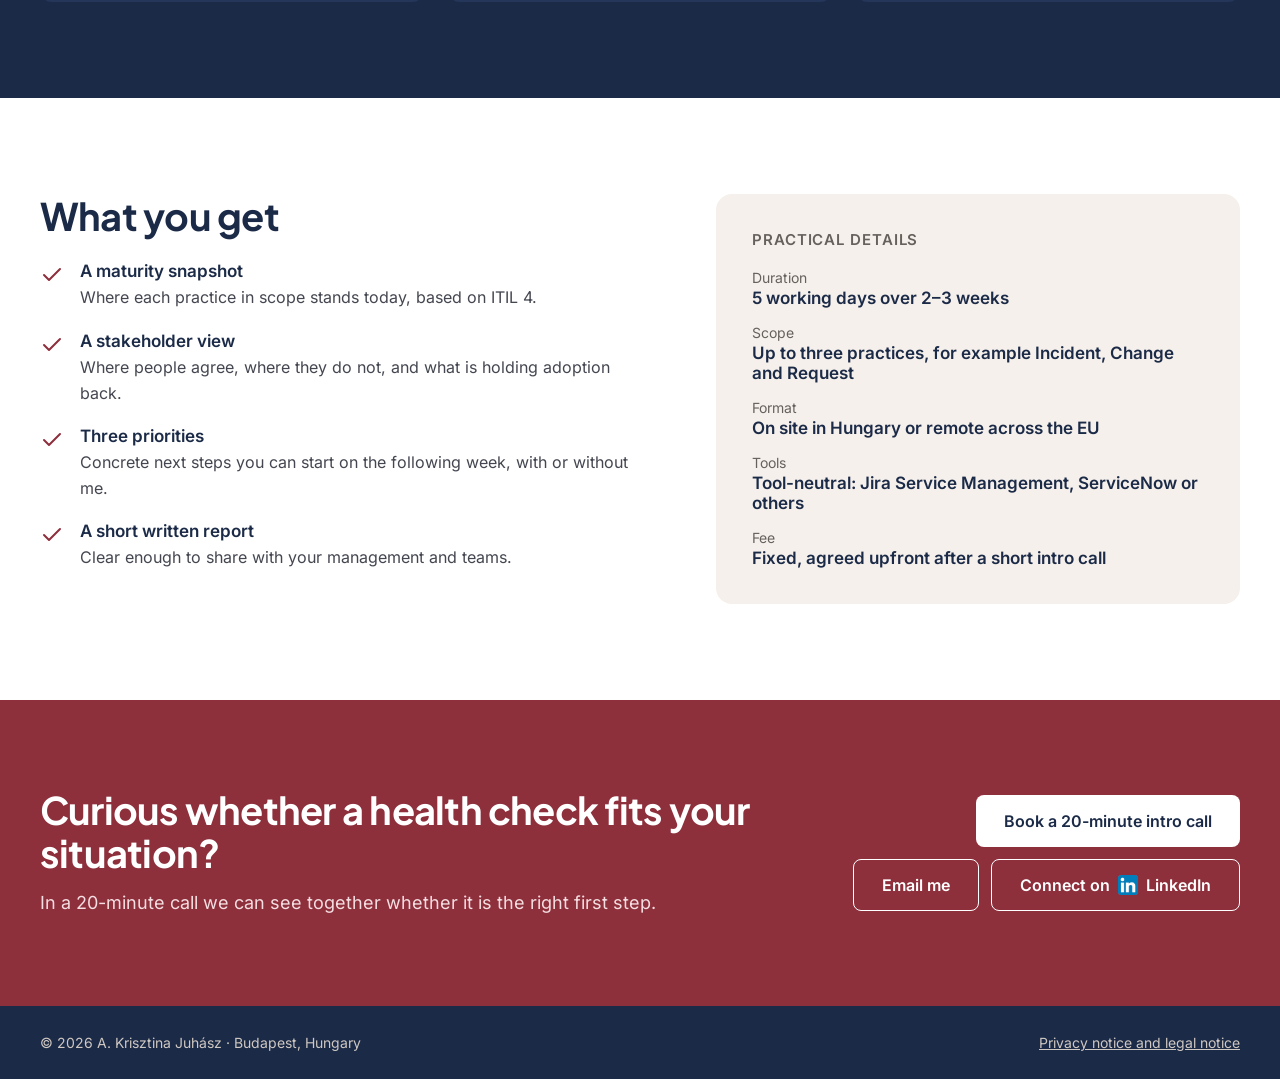
<file: health-check.html>
<!doctype html>
<html lang="en">
<head>
<meta charset="utf-8">
<meta name="viewport" content="width=device-width, initial-scale=1">
<title>ITSM Health Check – A. Krisztina Juhász</title>
<meta name="description" content="A five-day, fixed-scope ITSM health check: interviews, a maturity snapshot based on ITIL 4 and three priorities you can act on right away.">
<link rel="canonical" href="https://itsmexperthungary.eu/health-check.html">
<meta property="og:type" content="website">
<meta property="og:title" content="ITSM Health Check – A. Krisztina Juhász">
<meta property="og:description" content="A five-day, fixed-scope ITSM health check: interviews, a maturity snapshot based on ITIL 4 and three priorities you can act on right away.">
<meta property="og:url" content="https://itsmexperthungary.eu/health-check.html">
<meta property="og:image" content="https://itsmexperthungary.eu/assets/img/og-image.jpg">
<meta property="og:image:width" content="1200">
<meta property="og:image:height" content="630">
<meta name="twitter:card" content="summary_large_image">
<link rel="alternate" hreflang="en" href="https://itsmexperthungary.eu/health-check.html">
<link rel="alternate" hreflang="hu" href="https://itsmexperthungary.eu/hu/health-check.html">
<link rel="icon" href="favicon.svg" type="image/svg+xml">
<link rel="icon" href="favicon-32.png" sizes="32x32" type="image/png">
<link rel="apple-touch-icon" href="apple-touch-icon.png">
<link rel="preload" href="assets/fonts/inter-latin-400-normal.woff2" as="font" type="font/woff2" crossorigin>
<link rel="stylesheet" href="assets/css/site.css">
<style>body{margin:0;background:#FFFFFF}
a{color:#8E2F3C}a:hover{color:#6E2430}
@media (max-width: 787px){
.stack-media{max-width: none !important; flex-basis: 100% !important; position: static !important; align-self: stretch !important}
.stack-img{height: auto !important; min-height: 0 !important; aspect-ratio: 4 / 3 !important; max-height: 380px}
}</style>
<script defer src="https://cloud.umami.is/script.js" data-website-id="4b62bade-07a9-4410-913f-03182b959581" data-domains="itsmexperthungary.eu"></script>
</head>
<body>
<div style="font-family: Inter, system-ui, sans-serif; color: #1B2A47; background: #FFFFFF; width: 100%">

<header style="position: sticky; top: 0; z-index: 50; border-bottom: 1px solid #E7DFD7; background: #FFFFFF">
<div style="max-width: 1200px; margin: 0 auto; padding: 20px 32px; display: flex; flex-wrap: wrap; align-items: center; justify-content: space-between; gap: 16px">
<a href="./" aria-label="A. Krisztina Juhász – itsmexperthungary.eu" style="display: flex; flex-direction: column; align-items: flex-start; gap: 2px; text-decoration: none"><span style="font-family: 'Plus Jakarta Sans', sans-serif; font-weight: 800; font-size: 23px; line-height: 1.15; color: #8E2F3C; letter-spacing: -0.01em; white-space: nowrap">A. Krisztina Juhász</span><span style="font-family: Inter, system-ui, sans-serif; font-size: 12px; font-weight: 500; letter-spacing: 0.06em; color: #66615C">www.itsmexperthungary.eu</span></a>
<button type="button" class="menu-toggle" aria-expanded="false" aria-controls="site-nav" aria-label="Menu"><svg class="i-open" aria-hidden="true" width="22" height="22" viewBox="0 0 24 24" fill="none" stroke="currentColor" stroke-width="2" stroke-linecap="round"><path d="M4 7h16M4 12h16M4 17h16"></path></svg><svg class="i-close" aria-hidden="true" width="22" height="22" viewBox="0 0 24 24" fill="none" stroke="currentColor" stroke-width="2" stroke-linecap="round"><path d="M6 6l12 12M18 6L6 18"></path></svg></button>
<nav id="site-nav" aria-label="Main" style="display: flex; flex-wrap: wrap; align-items: center; gap: 28px; font-size: 15px; font-weight: 500">
<a href="./" style="color: #444650; text-decoration: none">← Back to main page</a>
<a href="#book" style="display: inline-flex; align-items: center; min-height: 44px; padding: 0 20px; border-radius: 8px; background: #1B2A47; color: #FFFFFF; text-decoration: none; font-weight: 600">Get in touch</a>
<a href="hu/health-check.html" lang="hu" hreflang="hu" aria-label="Magyar nyelvű változat" title="Magyar nyelvű változat" style="display: inline-flex; align-items: center; justify-content: center; min-width: 44px; min-height: 44px"><svg aria-hidden="true" width="30" height="20" viewBox="0 0 6 4" style="display: block; border-radius: 3px; box-shadow: 0 0 0 1px #D9CFC6"><rect width="6" height="4" fill="#477050"></rect><rect width="6" height="2.667" fill="#FFFFFF"></rect><rect width="6" height="1.333" fill="#CE2939"></rect></svg></a>
</nav>
</div>
</header>

<section aria-labelledby="hc-h" style="background: #CEC2BC">
<div style="display: flex; flex-wrap: wrap; align-items: stretch">
<div class="stack-media" style="flex: 1 1 300px; max-width: 500px; min-width: 0; display: flex">
<img class="stack-img" src="assets/img/health-check.jpg" alt="Portrait of A. Krisztina Juhász" style="display: block; width: 100%; height: 100%; min-height: 480px; object-fit: cover; object-position: center top">
</div>
<div style="flex: 1 1 400px; min-width: 0; box-sizing: border-box; padding: 72px clamp(24px, 5vw, 80px); display: flex; align-items: center">
<div style="max-width: 660px; display: flex; flex-direction: column; gap: 24px">
<p style="margin: 0; font-size: 14px; font-weight: 600; letter-spacing: 0.08em; text-transform: uppercase; color: #1B2A47">ITSM Health Check</p>
<h1 id="hc-h" style="margin: 0; max-width: 860px; font-family: 'Plus Jakarta Sans', sans-serif; font-weight: 800; font-size: clamp(36px, 4.4vw, 56px); line-height: 1.08; letter-spacing: -0.025em">A clear picture of your service management in five days.</h1>
<p style="margin: 0; max-width: 720px; font-size: 20px; line-height: 1.6; color: #444650; text-align: justify">A short, fixed-⁠scope assessment for IT organisations that want to know where they stand and where to start, before committing to a larger change.</p>
<div style="display: flex; flex-wrap: wrap; gap: 12px; padding-top: 8px">
<a href="https://calendar.app.google/9Fz2vN4D3CzNBWpR8" target="_blank" rel="noopener" style="display: inline-flex; align-items: center; min-height: 52px; padding: 0 28px; border-radius: 8px; background: #8E2F3C; color: #FFFFFF; text-decoration: none; font-weight: 600; font-size: 16px">Book a 20-⁠minute intro call</a>
</div>
</div>
</div>
</div>
</section>

<section aria-labelledby="for-h" style="background: #FFFFFF">
<div style="max-width: 1200px; margin: 0 auto; padding: 96px 32px; display: flex; flex-direction: column; gap: 40px">
<h2 id="for-h" style="margin: 0; font-family: 'Plus Jakarta Sans', sans-serif; font-weight: 700; font-size: clamp(28px, 3vw, 38px); line-height: 1.15; letter-spacing: -0.02em">Who it is for</h2>
<div style="display: grid; grid-template-columns: repeat(auto-fit, minmax(min(100%, 280px), 1fr)); gap: 24px">
<div style="padding: 32px; border-radius: 12px; background: #F5F0EB; display: flex; flex-direction: column; gap: 10px">
<h3 style="margin: 0; font-size: 19px; font-weight: 600; line-height: 1.35">You are starting or restarting ITSM</h3>
<p style="margin: 0; font-size: 16px; line-height: 1.6; color: #444650">You need an honest baseline before you design processes or choose a tool.</p>
</div>
<div style="padding: 32px; border-radius: 12px; background: #F5F0EB; display: flex; flex-direction: column; gap: 10px">
<h3 style="margin: 0; font-size: 19px; font-weight: 600; line-height: 1.35">Processes exist, but results are uneven</h3>
<p style="margin: 0; font-size: 16px; line-height: 1.6; color: #444650">Adoption varies between teams, and nobody is quite sure why.</p>
</div>
<div style="padding: 32px; border-radius: 12px; background: #F5F0EB; display: flex; flex-direction: column; gap: 10px">
<h3 style="margin: 0; font-size: 19px; font-weight: 600; line-height: 1.35">Something big is coming</h3>
<p style="margin: 0; font-size: 16px; line-height: 1.6; color: #444650">A new leader, a reorganisation or an audit, and you need a clear view fast.</p>
</div>
</div>
</div>
</section>

<section aria-labelledby="how-h" style="background: #1B2A47; color: #FFFFFF">
<div style="max-width: 1200px; margin: 0 auto; padding: 96px 32px; display: flex; flex-direction: column; gap: 48px">
<div style="display: flex; flex-direction: column; gap: 16px">
<p style="margin: 0; font-size: 14px; font-weight: 600; letter-spacing: 0.08em; text-transform: uppercase; color: #E3BFB2">How it works</p>
<h2 id="how-h" style="margin: 0; font-family: 'Plus Jakarta Sans', sans-serif; font-weight: 700; font-size: clamp(28px, 3vw, 38px); line-height: 1.15; letter-spacing: -0.02em; color: #FFFFFF">Three steps, five working days</h2>
</div>
<ol style="margin: 0; padding: 0; list-style: none; display: grid; grid-template-columns: repeat(auto-fit, minmax(min(100%, 300px), 1fr)); gap: 24px">
<li style="padding: 36px; border-radius: 12px; background: #24365A; display: flex; flex-direction: column; gap: 14px">
<span style="font-size: 14px; font-weight: 600; letter-spacing: 0.06em; text-transform: uppercase; color: #E3BFB2">Day 1</span>
<h3 style="margin: 0; font-family: 'Plus Jakarta Sans', sans-serif; font-size: 22px; font-weight: 700; color: #FFFFFF">Kick-⁠off and scope</h3>
<p style="margin: 0; font-size: 16px; line-height: 1.65; color: #DEDAD6">We agree on your goals, the practices in scope and who I will talk to.</p>
</li>
<li style="padding: 36px; border-radius: 12px; background: #24365A; display: flex; flex-direction: column; gap: 14px">
<span style="font-size: 14px; font-weight: 600; letter-spacing: 0.06em; text-transform: uppercase; color: #E3BFB2">Days 2–4</span>
<h3 style="margin: 0; font-family: 'Plus Jakarta Sans', sans-serif; font-size: 22px; font-weight: 700; color: #FFFFFF">Interviews and review</h3>
<p style="margin: 0; font-size: 16px; line-height: 1.65; color: #DEDAD6">6–8 interviews with IT leaders, service owners and resolver teams, plus a look at your process documents, tool setup and key metrics.</p>
</li>
<li style="padding: 36px; border-radius: 12px; background: #24365A; display: flex; flex-direction: column; gap: 14px">
<span style="font-size: 14px; font-weight: 600; letter-spacing: 0.06em; text-transform: uppercase; color: #E3BFB2">Day 5</span>
<h3 style="margin: 0; font-family: 'Plus Jakarta Sans', sans-serif; font-size: 22px; font-weight: 700; color: #FFFFFF">Readout</h3>
<p style="margin: 0; font-size: 16px; line-height: 1.65; color: #DEDAD6">A half-⁠day session with your leadership team to walk through the findings and agree on what comes first.</p>
</li>
</ol>
</div>
</section>

<section aria-labelledby="get-h" style="background: #FFFFFF">
<div style="max-width: 1200px; margin: 0 auto; padding: 96px 32px; display: flex; flex-wrap: wrap; gap: 64px">
<div style="flex: 1 1 520px; min-width: 0; display: flex; flex-direction: column; gap: 24px">
<h2 id="get-h" style="margin: 0; font-family: 'Plus Jakarta Sans', sans-serif; font-weight: 700; font-size: clamp(28px, 3vw, 38px); line-height: 1.15; letter-spacing: -0.02em">What you get</h2>
<ul style="margin: 0; padding: 0; list-style: none; display: flex; flex-direction: column; gap: 20px">
<li style="display: flex; gap: 16px; align-items: flex-start">
<svg aria-hidden="true" width="24" height="24" viewBox="0 0 24 24" fill="none" stroke="#8E2F3C" stroke-width="2" stroke-linecap="round" stroke-linejoin="round" style="flex: none; margin-top: 2px"><path d="M20 6L9 17l-5-5"></path></svg>
<div style="display: flex; flex-direction: column; gap: 4px"><strong style="font-size: 17px; font-weight: 600">A maturity snapshot</strong><span style="font-size: 16px; line-height: 1.6; color: #444650">Where each practice in scope stands today, based on ITIL 4.</span></div>
</li>
<li style="display: flex; gap: 16px; align-items: flex-start">
<svg aria-hidden="true" width="24" height="24" viewBox="0 0 24 24" fill="none" stroke="#8E2F3C" stroke-width="2" stroke-linecap="round" stroke-linejoin="round" style="flex: none; margin-top: 2px"><path d="M20 6L9 17l-5-5"></path></svg>
<div style="display: flex; flex-direction: column; gap: 4px"><strong style="font-size: 17px; font-weight: 600">A stakeholder view</strong><span style="font-size: 16px; line-height: 1.6; color: #444650">Where people agree, where they do not, and what is holding adoption back.</span></div>
</li>
<li style="display: flex; gap: 16px; align-items: flex-start">
<svg aria-hidden="true" width="24" height="24" viewBox="0 0 24 24" fill="none" stroke="#8E2F3C" stroke-width="2" stroke-linecap="round" stroke-linejoin="round" style="flex: none; margin-top: 2px"><path d="M20 6L9 17l-5-5"></path></svg>
<div style="display: flex; flex-direction: column; gap: 4px"><strong style="font-size: 17px; font-weight: 600">Three priorities</strong><span style="font-size: 16px; line-height: 1.6; color: #444650">Concrete next steps you can start on the following week, with or without me.</span></div>
</li>
<li style="display: flex; gap: 16px; align-items: flex-start">
<svg aria-hidden="true" width="24" height="24" viewBox="0 0 24 24" fill="none" stroke="#8E2F3C" stroke-width="2" stroke-linecap="round" stroke-linejoin="round" style="flex: none; margin-top: 2px"><path d="M20 6L9 17l-5-5"></path></svg>
<div style="display: flex; flex-direction: column; gap: 4px"><strong style="font-size: 17px; font-weight: 600">A short written report</strong><span style="font-size: 16px; line-height: 1.6; color: #444650">Clear enough to share with your management and teams.</span></div>
</li>
</ul>
</div>
<div style="flex: 1 1 360px; min-width: 0; padding: 36px; border-radius: 16px; background: #F5F0EB; display: flex; flex-direction: column; gap: 20px; align-self: flex-start">
<h3 style="margin: 0; font-size: 15px; font-weight: 600; letter-spacing: 0.06em; text-transform: uppercase; color: #66615C">Practical details</h3>
<dl style="margin: 0; display: flex; flex-direction: column; gap: 16px">
<div style="display: flex; flex-direction: column; gap: 2px"><dt style="font-size: 14px; color: #66615C">Duration</dt><dd style="margin: 0; font-size: 17px; font-weight: 600">5 working days over 2–3 weeks</dd></div>
<div style="display: flex; flex-direction: column; gap: 2px"><dt style="font-size: 14px; color: #66615C">Scope</dt><dd style="margin: 0; font-size: 17px; font-weight: 600">Up to three practices, for example Incident, Change and Request</dd></div>
<div style="display: flex; flex-direction: column; gap: 2px"><dt style="font-size: 14px; color: #66615C">Format</dt><dd style="margin: 0; font-size: 17px; font-weight: 600">On site in Hungary or remote across the EU</dd></div>
<div style="display: flex; flex-direction: column; gap: 2px"><dt style="font-size: 14px; color: #66615C">Tools</dt><dd style="margin: 0; font-size: 17px; font-weight: 600">Tool-⁠neutral: Jira Service Management, ServiceNow or others</dd></div>
<div style="display: flex; flex-direction: column; gap: 2px"><dt style="font-size: 14px; color: #66615C">Fee</dt><dd style="margin: 0; font-size: 17px; font-weight: 600">Fixed, agreed upfront after a short intro call</dd></div>
</dl>
</div>
</div>
</section>

<section id="book" aria-labelledby="book-h" style="background: #8E2F3C; color: #FFFFFF">
<div style="max-width: 1200px; margin: 0 auto; padding: 88px 32px; display: flex; flex-wrap: wrap; align-items: center; justify-content: space-between; gap: 32px">
<div style="flex: 1 1 520px; min-width: 0; display: flex; flex-direction: column; gap: 14px">
<h2 id="book-h" style="margin: 0; font-family: 'Plus Jakarta Sans', sans-serif; font-weight: 700; font-size: clamp(28px, 3vw, 38px); line-height: 1.15; letter-spacing: -0.02em; color: #FFFFFF">Curious whether a health check fits your situation?</h2>
<p style="margin: 0; font-size: 18px; line-height: 1.6; color: #F4DEE1">In a 20-⁠minute call we can see together whether it is the right first step.</p>
</div>
<div style="display: flex; flex-direction: column; align-items: flex-end; gap: 12px">
<a href="https://calendar.app.google/9Fz2vN4D3CzNBWpR8" target="_blank" rel="noopener" style="display: inline-flex; align-items: center; min-height: 52px; padding: 0 28px; border-radius: 8px; background: #FFFFFF; color: #1B2A47; text-decoration: none; font-weight: 600; font-size: 16px">Book a 20-⁠minute intro call</a>
<div style="display: flex; flex-wrap: wrap; justify-content: flex-end; gap: 12px">
<a href="mailto:krisztina@itsmexperthungary.eu" style="display: inline-flex; align-items: center; min-height: 52px; padding: 0 28px; border-radius: 8px; border: 1.5px solid #FFFFFF; color: #FFFFFF; text-decoration: none; font-weight: 600; font-size: 16px">Email me</a>
<a href="https://www.linkedin.com/in/itsmexperthungary/" style="display: inline-flex; align-items: center; min-height: 52px; padding: 0 28px; border-radius: 8px; border: 1.5px solid #FFFFFF; color: #FFFFFF; text-decoration: none; font-weight: 600; font-size: 16px; gap: 8px">Connect on<img src="assets/img/linkedin.png" alt="" width="20" height="20" style="display: block; width: 20px; height: 20px; border-radius: 3px">LinkedIn</a>
</div>
</div>
</div>
</section>

<footer style="background: #1B2A47">
<div style="max-width: 1200px; margin: 0 auto; padding: 28px 32px; display: flex; flex-wrap: wrap; justify-content: space-between; gap: 12px; font-size: 14px; color: #CFC8C2">
<span>© 2026 A. Krisztina Juhász · Budapest, Hungary</span>
<a href="privacy.html" style="color: #CFC8C2">Privacy notice and legal notice</a>
</div>
</footer>

</div>
<script>
(function () {
  var h = document.querySelector('header'), b = h && h.querySelector('.menu-toggle');
  if (!b) return;
  function set(open) { h.classList.toggle('menu-open', open); b.setAttribute('aria-expanded', open ? 'true' : 'false'); }
  b.addEventListener('click', function () { set(!h.classList.contains('menu-open')); });
  h.querySelectorAll('nav a').forEach(function (a) { a.addEventListener('click', function () { set(false); }); });
  document.addEventListener('keydown', function (e) { if (e.key === 'Escape') set(false); });
})();
</script>
</body>
</html>
</file>
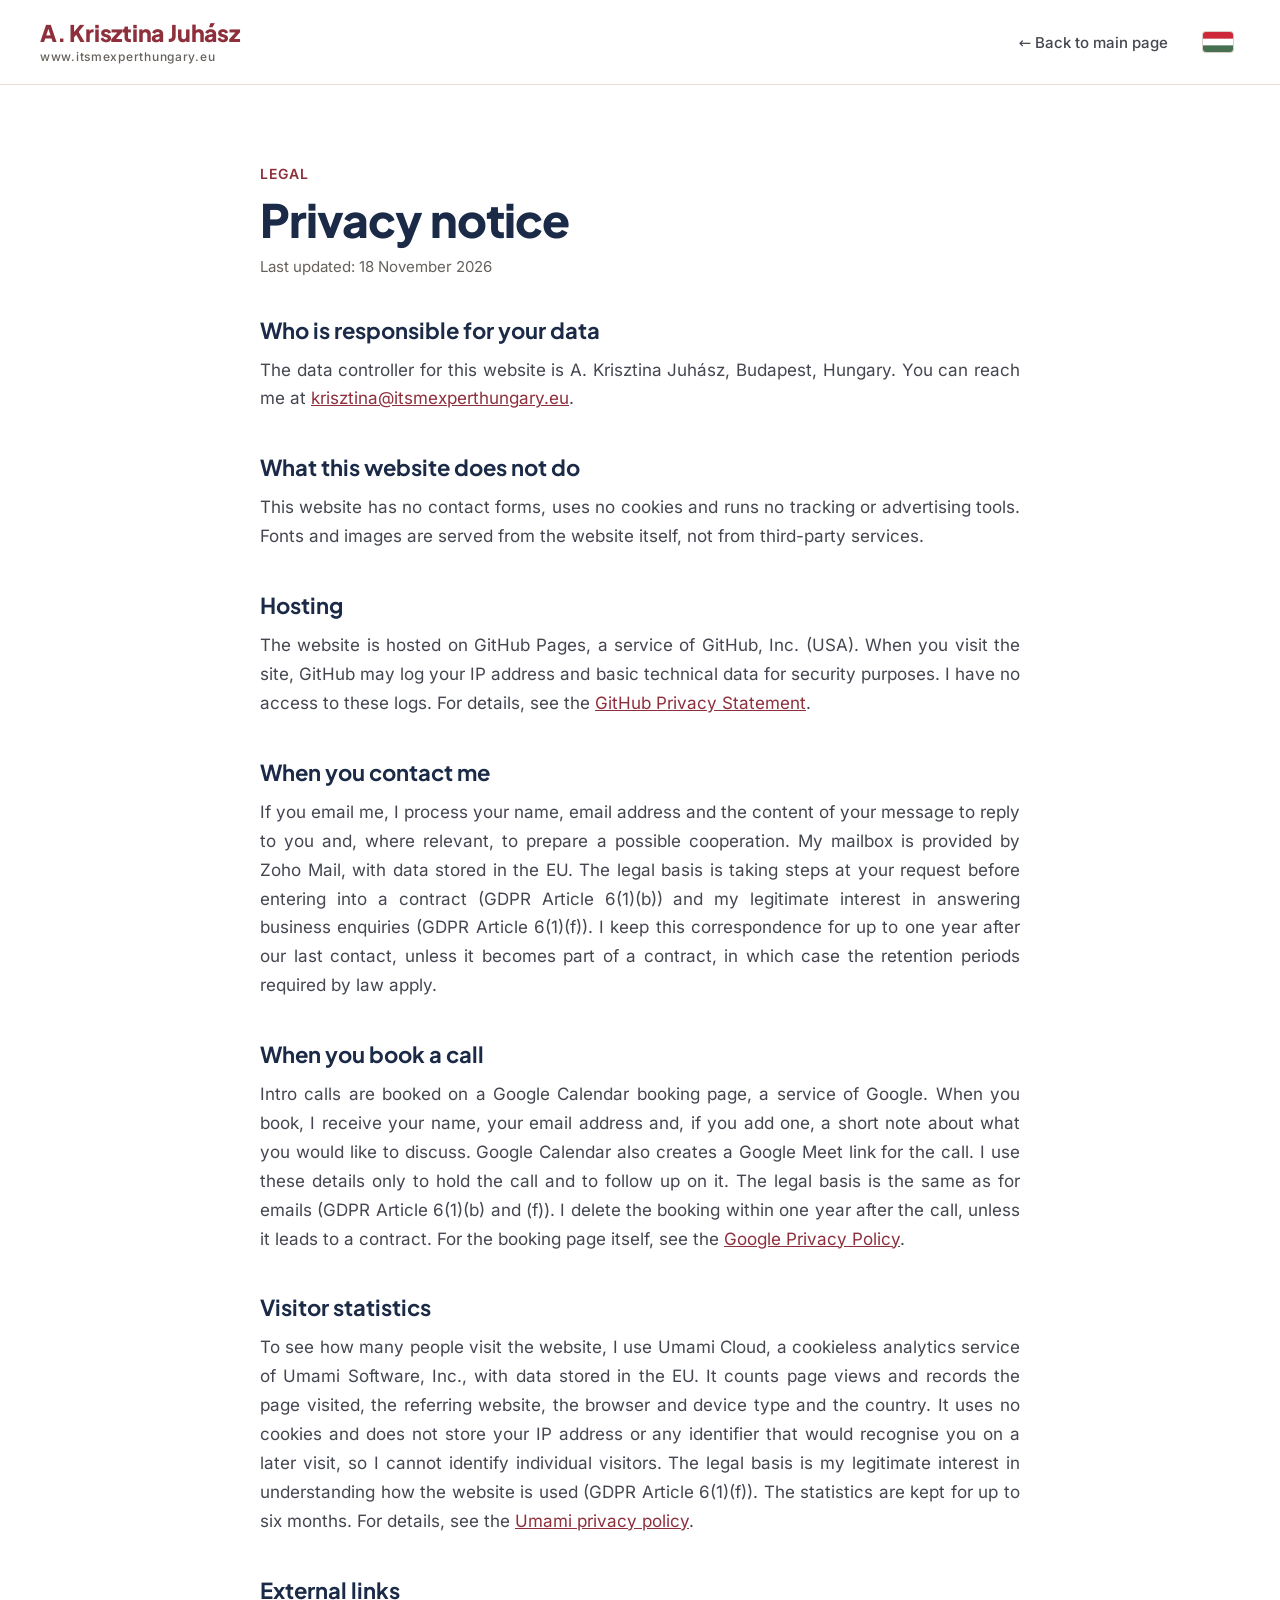
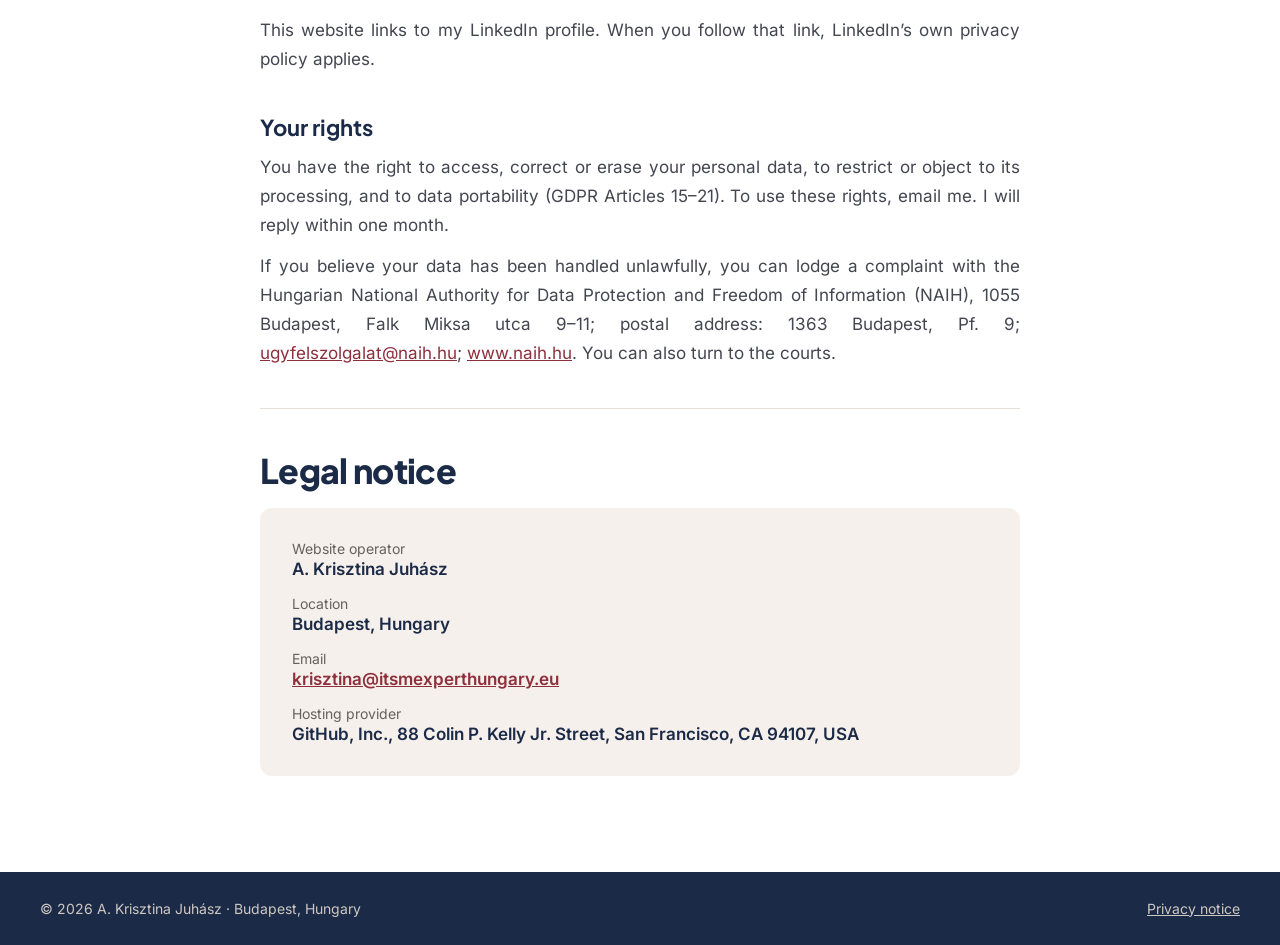
<file: privacy.html>
<!doctype html>
<html lang="en">
<head>
<meta charset="utf-8">
<meta name="viewport" content="width=device-width, initial-scale=1">
<title>Privacy notice and legal notice – A. Krisztina Juhász</title>
<meta name="description" content="Privacy notice and legal notice for the website of A. Krisztina Juhász.">
<link rel="canonical" href="https://itsmexperthungary.eu/privacy.html">
<meta property="og:type" content="website">
<meta property="og:title" content="Privacy notice and legal notice – A. Krisztina Juhász">
<meta property="og:description" content="Privacy notice and legal notice for the website of A. Krisztina Juhász.">
<meta property="og:url" content="https://itsmexperthungary.eu/privacy.html">
<meta property="og:image" content="https://itsmexperthungary.eu/assets/img/og-image.jpg">
<meta property="og:image:width" content="1200">
<meta property="og:image:height" content="630">
<meta name="twitter:card" content="summary_large_image">
<link rel="alternate" hreflang="en" href="https://itsmexperthungary.eu/privacy.html">
<link rel="alternate" hreflang="hu" href="https://itsmexperthungary.eu/hu/privacy.html">
<link rel="icon" href="favicon.svg" type="image/svg+xml">
<link rel="icon" href="favicon-32.png" sizes="32x32" type="image/png">
<link rel="apple-touch-icon" href="apple-touch-icon.png">
<link rel="preload" href="assets/fonts/inter-latin-400-normal.woff2" as="font" type="font/woff2" crossorigin>
<link rel="stylesheet" href="assets/css/site.css">
<style>body{margin:0;background:#FFFFFF}
a{color:#8E2F3C}a:hover{color:#6E2430}
main p{text-align:justify}</style>
<script defer src="https://cloud.umami.is/script.js" data-website-id="4b62bade-07a9-4410-913f-03182b959581" data-domains="itsmexperthungary.eu"></script>
</head>
<body>
<div style="font-family: Inter, system-ui, sans-serif; color: #1B2A47; background: #FFFFFF; width: 100%">

<header style="position: sticky; top: 0; z-index: 50; border-bottom: 1px solid #E7DFD7; background: #FFFFFF">
<div style="max-width: 1200px; margin: 0 auto; padding: 20px 32px; display: flex; flex-wrap: wrap; align-items: center; justify-content: space-between; gap: 16px">
<a href="./" aria-label="A. Krisztina Juhász – itsmexperthungary.eu" style="display: flex; flex-direction: column; align-items: flex-start; gap: 2px; text-decoration: none"><span style="font-family: 'Plus Jakarta Sans', sans-serif; font-weight: 800; font-size: 23px; line-height: 1.15; color: #8E2F3C; letter-spacing: -0.01em; white-space: nowrap">A. Krisztina Juhász</span><span style="font-family: Inter, system-ui, sans-serif; font-size: 12px; font-weight: 500; letter-spacing: 0.06em; color: #66615C">www.itsmexperthungary.eu</span></a>
<button type="button" class="menu-toggle" aria-expanded="false" aria-controls="site-nav" aria-label="Menu"><svg class="i-open" aria-hidden="true" width="22" height="22" viewBox="0 0 24 24" fill="none" stroke="currentColor" stroke-width="2" stroke-linecap="round"><path d="M4 7h16M4 12h16M4 17h16"></path></svg><svg class="i-close" aria-hidden="true" width="22" height="22" viewBox="0 0 24 24" fill="none" stroke="currentColor" stroke-width="2" stroke-linecap="round"><path d="M6 6l12 12M18 6L6 18"></path></svg></button>
<nav id="site-nav" aria-label="Main" style="display: flex; flex-wrap: wrap; align-items: center; gap: 28px; font-size: 15px; font-weight: 500">
<a href="./" style="color: #444650; text-decoration: none">← Back to main page</a>
<a href="hu/privacy.html" lang="hu" hreflang="hu" aria-label="Magyar nyelvű változat" title="Magyar nyelvű változat" style="display: inline-flex; align-items: center; justify-content: center; min-width: 44px; min-height: 44px"><svg aria-hidden="true" width="30" height="20" viewBox="0 0 6 4" style="display: block; border-radius: 3px; box-shadow: 0 0 0 1px #D9CFC6"><rect width="6" height="4" fill="#477050"></rect><rect width="6" height="2.667" fill="#FFFFFF"></rect><rect width="6" height="1.333" fill="#CE2939"></rect></svg></a>
</nav>
</div>
</header>

<main style="background: #FFFFFF">
<div style="max-width: 760px; margin: 0 auto; padding: 80px 32px 96px; display: flex; flex-direction: column; gap: 40px">

<div style="display: flex; flex-direction: column; gap: 12px">
<p style="margin: 0; font-size: 14px; font-weight: 600; letter-spacing: 0.08em; text-transform: uppercase; color: #8E2F3C">Legal</p>
<h1 style="margin: 0; font-family: 'Plus Jakarta Sans', sans-serif; font-weight: 800; font-size: clamp(32px, 4vw, 46px); line-height: 1.1; letter-spacing: -0.02em">Privacy notice</h1>
<p style="margin: 0; font-size: 15px; color: #66615C">Last updated: 18 November 2026</p>
</div>

<div style="display: flex; flex-direction: column; gap: 12px">
<h2 style="margin: 0; font-family: 'Plus Jakarta Sans', sans-serif; font-size: 22px; font-weight: 700">Who is responsible for your data</h2>
<p style="margin: 0; font-size: 17px; line-height: 1.7; color: #444650">The data controller for this website is A. Krisztina Juhász, Budapest, Hungary. You can reach me at <a href="mailto:krisztina@itsmexperthungary.eu">krisztina@itsmexperthungary.eu</a>.</p>
</div>

<div style="display: flex; flex-direction: column; gap: 12px">
<h2 style="margin: 0; font-family: 'Plus Jakarta Sans', sans-serif; font-size: 22px; font-weight: 700">What this website does not do</h2>
<p style="margin: 0; font-size: 17px; line-height: 1.7; color: #444650">This website has no contact forms, uses no cookies and runs no tracking or advertising tools. Fonts and images are served from the website itself, not from third-⁠party services.</p>
</div>

<div style="display: flex; flex-direction: column; gap: 12px">
<h2 style="margin: 0; font-family: 'Plus Jakarta Sans', sans-serif; font-size: 22px; font-weight: 700">Hosting</h2>
<p style="margin: 0; font-size: 17px; line-height: 1.7; color: #444650">The website is hosted on GitHub Pages, a service of GitHub, Inc. (USA). When you visit the site, GitHub may log your IP address and basic technical data for security purposes. I have no access to these logs. For details, see the <a href="https://docs.github.com/en/site-policy/privacy-policies/github-general-privacy-statement">GitHub Privacy Statement</a>.</p>
</div>

<div style="display: flex; flex-direction: column; gap: 12px">
<h2 style="margin: 0; font-family: 'Plus Jakarta Sans', sans-serif; font-size: 22px; font-weight: 700">When you contact me</h2>
<p style="margin: 0; font-size: 17px; line-height: 1.7; color: #444650">If you email me, I process your name, email address and the content of your message to reply to you and, where relevant, to prepare a possible cooperation. My mailbox is provided by Zoho Mail, with data stored in the EU. The legal basis is taking steps at your request before entering into a contract (GDPR Article 6(1)⁠(b)) and my legitimate interest in answering business enquiries (GDPR Article 6(1)⁠(f)). I keep this correspondence for up to one year after our last contact, unless it becomes part of a contract, in which case the retention periods required by law apply.</p>
</div>

<div style="display: flex; flex-direction: column; gap: 12px">
<h2 style="margin: 0; font-family: 'Plus Jakarta Sans', sans-serif; font-size: 22px; font-weight: 700">When you book a call</h2>
<p style="margin: 0; font-size: 17px; line-height: 1.7; color: #444650">Intro calls are booked on a Google Calendar booking page, a service of Google. When you book, I receive your name, your email address and, if you add one, a short note about what you would like to discuss. Google Calendar also creates a Google Meet link for the call. I use these details only to hold the call and to follow up on it. The legal basis is the same as for emails (GDPR Article 6(1)⁠(b) and (f)). I delete the booking within one year after the call, unless it leads to a contract. For the booking page itself, see the <a href="https://policies.google.com/privacy">Google Privacy Policy</a>.</p>
</div>

<div style="display: flex; flex-direction: column; gap: 12px">
<h2 style="margin: 0; font-family: 'Plus Jakarta Sans', sans-serif; font-size: 22px; font-weight: 700">Visitor statistics</h2>
<p style="margin: 0; font-size: 17px; line-height: 1.7; color: #444650">To see how many people visit the website, I use Umami Cloud, a cookieless analytics service of Umami Software, Inc., with data stored in the EU. It counts page views and records the page visited, the referring website, the browser and device type and the country. It uses no cookies and does not store your IP address or any identifier that would recognise you on a later visit, so I cannot identify individual visitors. The legal basis is my legitimate interest in understanding how the website is used (GDPR Article 6(1)⁠(f)). The statistics are kept for up to six months. For details, see the <a href="https://umami.is/privacy">Umami privacy policy</a>.</p>
</div>

<div style="display: flex; flex-direction: column; gap: 12px">
<h2 style="margin: 0; font-family: 'Plus Jakarta Sans', sans-serif; font-size: 22px; font-weight: 700">External links</h2>
<p style="margin: 0; font-size: 17px; line-height: 1.7; color: #444650">This website links to my LinkedIn profile. When you follow that link, LinkedIn’s own privacy policy applies.</p>
</div>

<div style="display: flex; flex-direction: column; gap: 12px">
<h2 style="margin: 0; font-family: 'Plus Jakarta Sans', sans-serif; font-size: 22px; font-weight: 700">Your rights</h2>
<p style="margin: 0; font-size: 17px; line-height: 1.7; color: #444650">You have the right to access, correct or erase your personal data, to restrict or object to its processing, and to data portability (GDPR Articles 15–21). To use these rights, email me. I will reply within one month.</p>
<p style="margin: 0; font-size: 17px; line-height: 1.7; color: #444650">If you believe your data has been handled unlawfully, you can lodge a complaint with the Hungarian National Authority for Data Protection and Freedom of Information (NAIH), 1055 Budapest, Falk Miksa utca 9–11; postal address: 1363 Budapest, Pf. 9; <a href="mailto:ugyfelszolgalat@naih.hu">ugyfelszolgalat@naih.hu</a>; <a href="https://www.naih.hu">www.naih.hu</a>. You can also turn to the courts.</p>
</div>

<div style="height: 1px; background: #E7DFD7"></div>

<div style="display: flex; flex-direction: column; gap: 16px">
<h2 style="margin: 0; font-family: 'Plus Jakarta Sans', sans-serif; font-weight: 800; font-size: clamp(26px, 3vw, 34px); letter-spacing: -0.02em">Legal notice</h2>
<dl style="margin: 0; padding: 32px; border-radius: 12px; background: #F5F0EB; display: flex; flex-direction: column; gap: 16px">
<div style="display: flex; flex-direction: column; gap: 2px"><dt style="font-size: 14px; color: #66615C">Website operator</dt><dd style="margin: 0; font-size: 17px; font-weight: 600">A. Krisztina Juhász</dd></div>
<div style="display: flex; flex-direction: column; gap: 2px"><dt style="font-size: 14px; color: #66615C">Location</dt><dd style="margin: 0; font-size: 17px; font-weight: 600">Budapest, Hungary</dd></div>
<div style="display: flex; flex-direction: column; gap: 2px"><dt style="font-size: 14px; color: #66615C">Email</dt><dd style="margin: 0; font-size: 17px; font-weight: 600"><a href="mailto:krisztina@itsmexperthungary.eu">krisztina@itsmexperthungary.eu</a></dd></div>
<div style="display: flex; flex-direction: column; gap: 2px"><dt style="font-size: 14px; color: #66615C">Hosting provider</dt><dd style="margin: 0; font-size: 17px; font-weight: 600">GitHub, Inc., 88 Colin P. Kelly Jr. Street, San Francisco, CA 94107, USA</dd></div>
</dl>
</div>

</div>
</main>

<footer style="background: #1B2A47">
<div style="max-width: 1200px; margin: 0 auto; padding: 28px 32px; display: flex; flex-wrap: wrap; justify-content: space-between; gap: 12px; font-size: 14px; color: #CFC8C2">
<span>© 2026 A. Krisztina Juhász · Budapest, Hungary</span>
<a href="privacy.html" style="color: #CFC8C2">Privacy notice</a>
</div>
</footer>

</div>
<script>
(function () {
  var h = document.querySelector('header'), b = h && h.querySelector('.menu-toggle');
  if (!b) return;
  function set(open) { h.classList.toggle('menu-open', open); b.setAttribute('aria-expanded', open ? 'true' : 'false'); }
  b.addEventListener('click', function () { set(!h.classList.contains('menu-open')); });
  h.querySelectorAll('nav a').forEach(function (a) { a.addEventListener('click', function () { set(false); }); });
  document.addEventListener('keydown', function (e) { if (e.key === 'Escape') set(false); });
})();
</script>
</body>
</html>
</file>
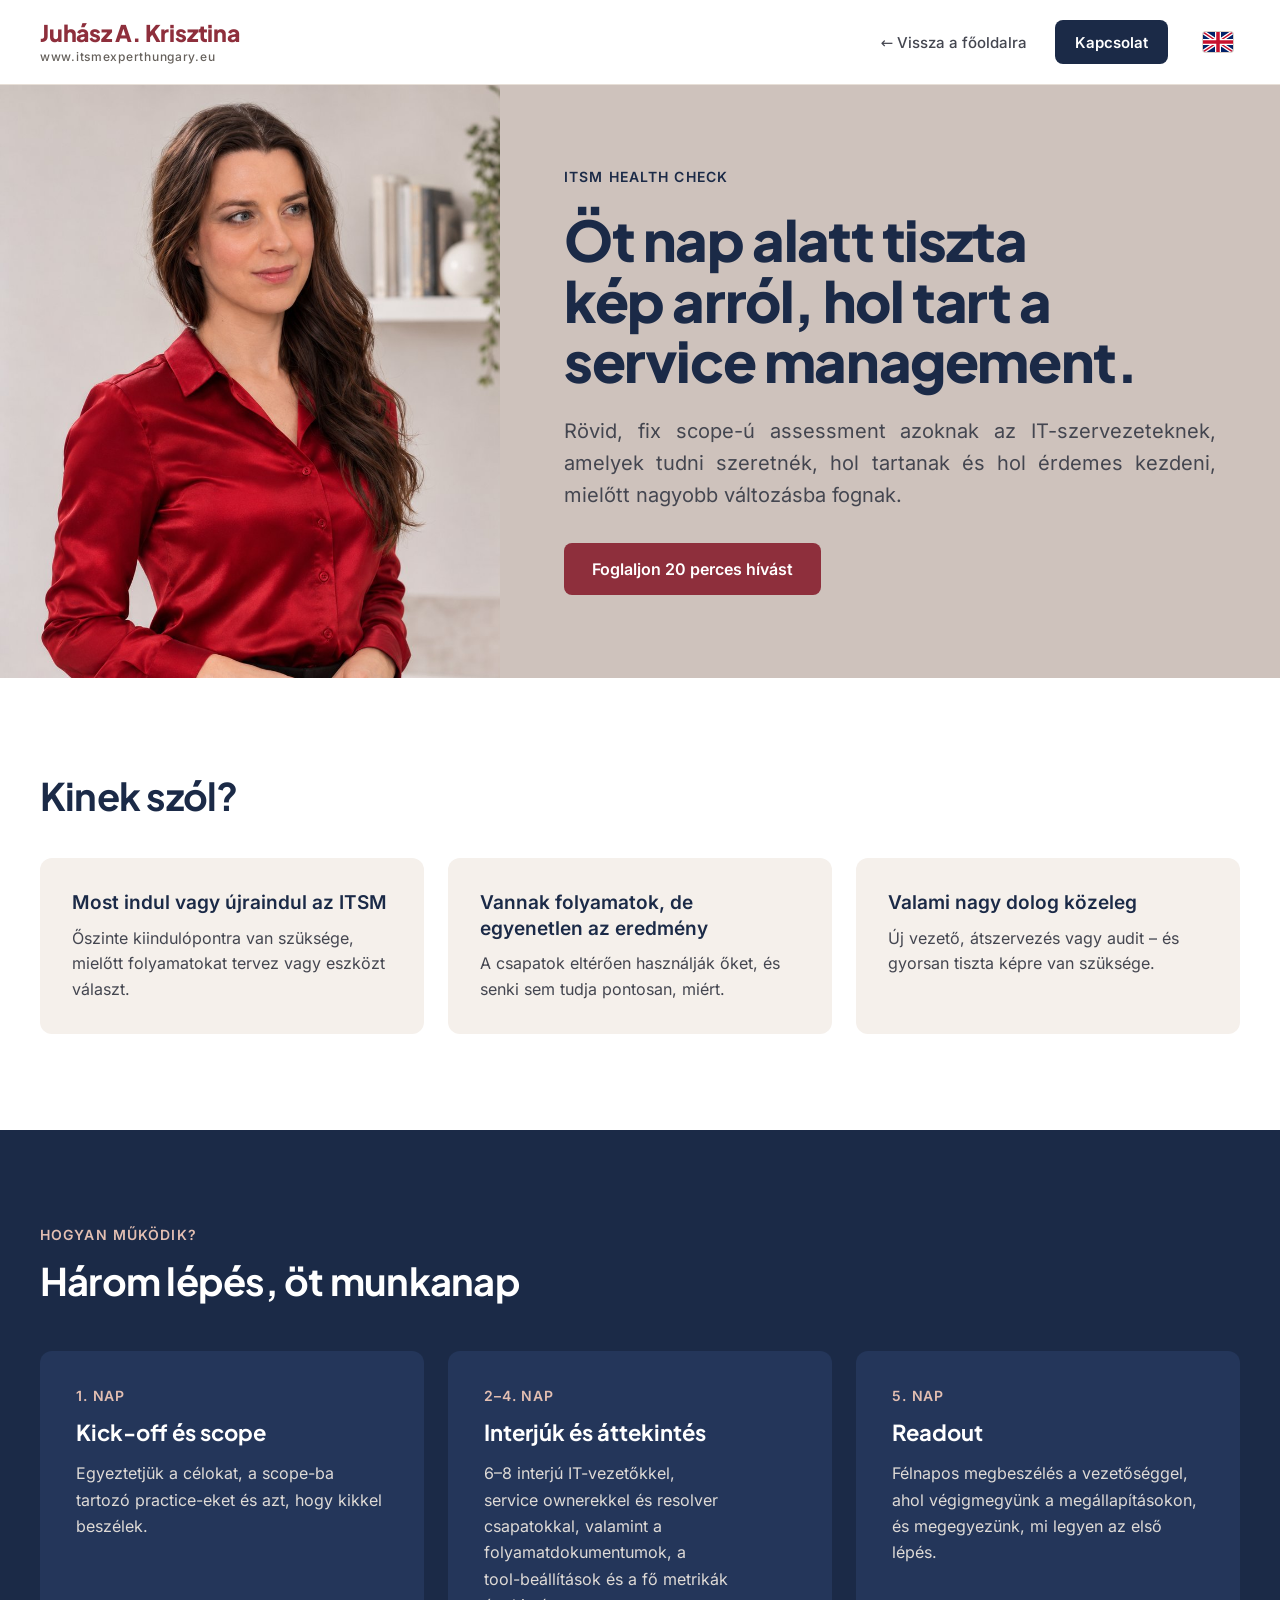
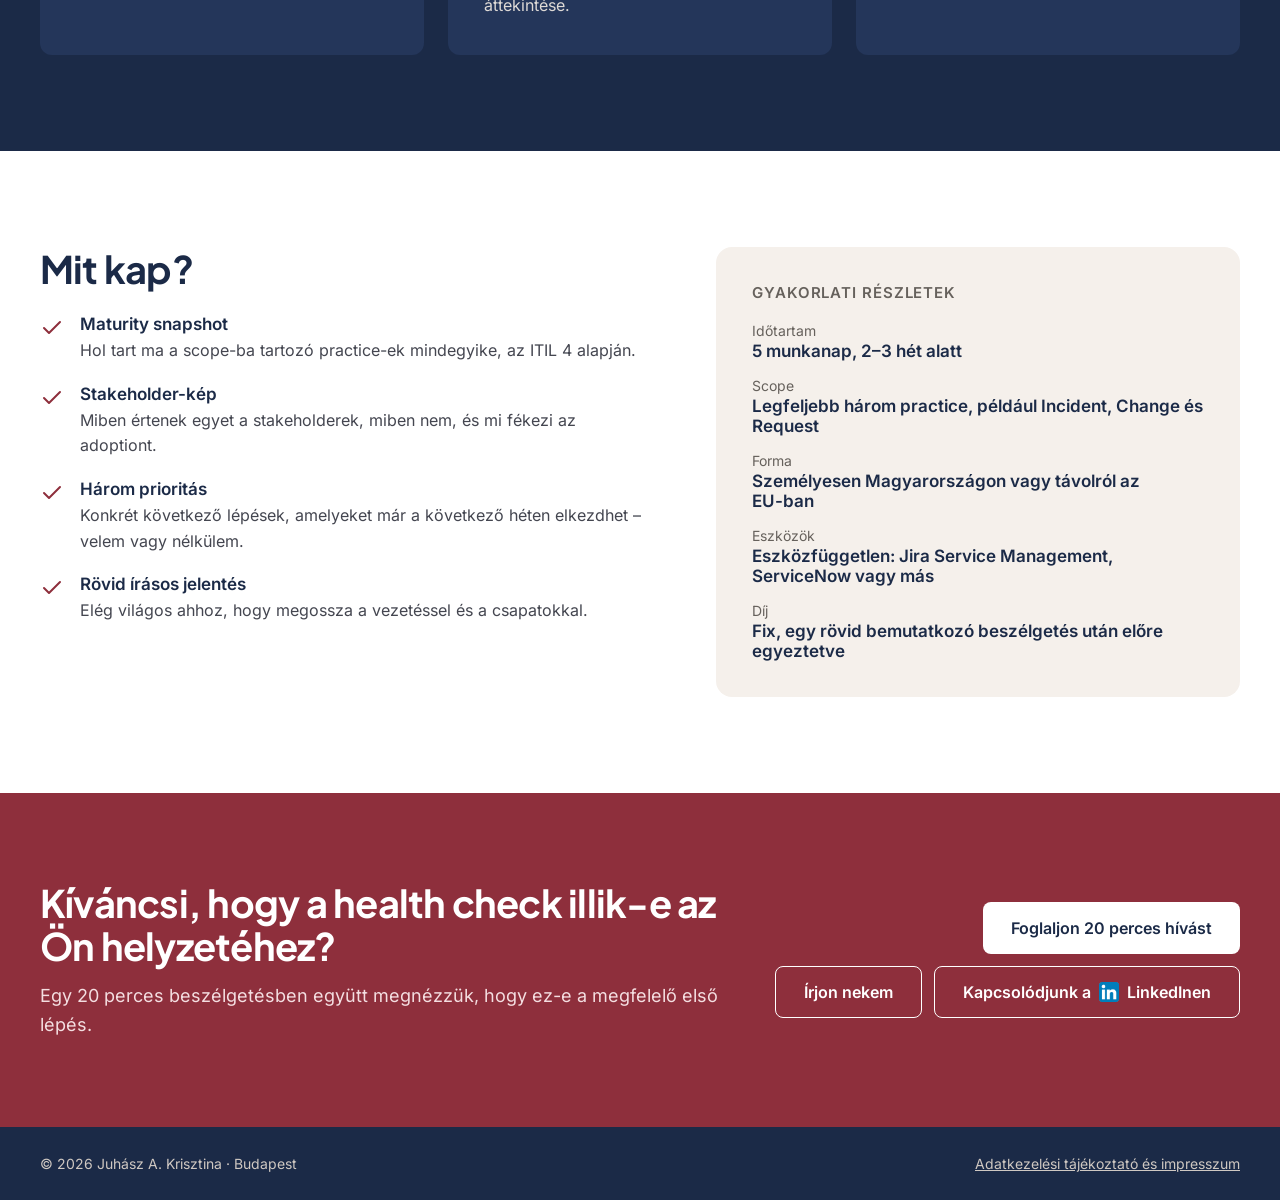
<file: hu/health-check.html>
<!doctype html>
<html lang="hu">
<head>
<meta charset="utf-8">
<meta name="viewport" content="width=device-width, initial-scale=1">
<title>ITSM Health Check – Juhász A. Krisztina</title>
<meta name="description" content="Ötnapos, fix scope-ú ITSM health check: interjúk, ITIL 4 alapú maturity snapshot és három azonnal megvalósítható prioritás.">
<link rel="canonical" href="https://itsmexperthungary.eu/hu/health-check.html">
<meta property="og:type" content="website">
<meta property="og:title" content="ITSM Health Check – Juhász A. Krisztina">
<meta property="og:description" content="Ötnapos, fix scope-ú ITSM health check: interjúk, ITIL 4 alapú maturity snapshot és három azonnal megvalósítható prioritás.">
<meta property="og:url" content="https://itsmexperthungary.eu/hu/health-check.html">
<meta property="og:image" content="https://itsmexperthungary.eu/assets/img/og-image.jpg">
<meta property="og:image:width" content="1200">
<meta property="og:image:height" content="630">
<meta name="twitter:card" content="summary_large_image">
<link rel="alternate" hreflang="en" href="https://itsmexperthungary.eu/health-check.html">
<link rel="alternate" hreflang="hu" href="https://itsmexperthungary.eu/hu/health-check.html">
<link rel="icon" href="../favicon.svg" type="image/svg+xml">
<link rel="icon" href="../favicon-32.png" sizes="32x32" type="image/png">
<link rel="apple-touch-icon" href="../apple-touch-icon.png">
<link rel="preload" href="../assets/fonts/inter-latin-400-normal.woff2" as="font" type="font/woff2" crossorigin>
<link rel="stylesheet" href="../assets/css/site.css">
<style>body{margin:0;background:#FFFFFF}
a{color:#8E2F3C}a:hover{color:#6E2430}
@media (max-width: 787px){
.stack-media{max-width: none !important; flex-basis: 100% !important; position: static !important; align-self: stretch !important}
.stack-img{height: auto !important; min-height: 0 !important; aspect-ratio: 4 / 3 !important; max-height: 380px}
}</style>
<script defer src="https://cloud.umami.is/script.js" data-website-id="4b62bade-07a9-4410-913f-03182b959581" data-domains="itsmexperthungary.eu"></script>
</head>
<body>
<div style="font-family: Inter, system-ui, sans-serif; color: #1B2A47; background: #FFFFFF; width: 100%">

<header style="position: sticky; top: 0; z-index: 50; border-bottom: 1px solid #E7DFD7; background: #FFFFFF">
<div style="max-width: 1200px; margin: 0 auto; padding: 20px 32px; display: flex; flex-wrap: wrap; align-items: center; justify-content: space-between; gap: 16px">
<a href="./" aria-label="Juhász A. Krisztina – itsmexperthungary.eu" style="display: flex; flex-direction: column; align-items: flex-start; gap: 2px; text-decoration: none"><span style="font-family: 'Plus Jakarta Sans', sans-serif; font-weight: 800; font-size: 23px; line-height: 1.15; color: #8E2F3C; letter-spacing: -0.01em; white-space: nowrap">Juhász A. Krisztina</span><span style="font-family: Inter, system-ui, sans-serif; font-size: 12px; font-weight: 500; letter-spacing: 0.06em; color: #66615C">www.itsmexperthungary.eu</span></a>
<button type="button" class="menu-toggle" aria-expanded="false" aria-controls="site-nav" aria-label="Menü"><svg class="i-open" aria-hidden="true" width="22" height="22" viewBox="0 0 24 24" fill="none" stroke="currentColor" stroke-width="2" stroke-linecap="round"><path d="M4 7h16M4 12h16M4 17h16"></path></svg><svg class="i-close" aria-hidden="true" width="22" height="22" viewBox="0 0 24 24" fill="none" stroke="currentColor" stroke-width="2" stroke-linecap="round"><path d="M6 6l12 12M18 6L6 18"></path></svg></button>
<nav id="site-nav" aria-label="Fő navigáció" style="display: flex; flex-wrap: wrap; align-items: center; gap: 28px; font-size: 15px; font-weight: 500">
<a href="./" style="color: #444650; text-decoration: none">← Vissza a főoldalra</a>
<a href="#book" style="display: inline-flex; align-items: center; min-height: 44px; padding: 0 20px; border-radius: 8px; background: #1B2A47; color: #FFFFFF; text-decoration: none; font-weight: 600">Kapcsolat</a>
<a href="../health-check.html" lang="en" hreflang="en" aria-label="English version" title="English version" style="display: inline-flex; align-items: center; justify-content: center; min-width: 44px; min-height: 44px"><svg aria-hidden="true" width="30" height="20" viewBox="0 0 60 40" style="display: block; border-radius: 3px; box-shadow: 0 0 0 1px #D9CFC6"><rect width="60" height="40" fill="#012169"></rect><path d="M0,0 L60,40 M60,0 L0,40" stroke="#FFFFFF" stroke-width="8"></path><path d="M0,0 L30,20 M60,0 L30,20 M0,40 L30,20 M60,40 L30,20" stroke="#C8102E" stroke-width="3"></path><path d="M30,0 V40 M0,20 H60" stroke="#FFFFFF" stroke-width="12"></path><path d="M30,0 V40 M0,20 H60" stroke="#C8102E" stroke-width="7"></path></svg></a>
</nav>
</div>
</header>

<section aria-labelledby="hc-h" style="background: #CEC2BC">
<div style="display: flex; flex-wrap: wrap; align-items: stretch">
<div class="stack-media" style="flex: 1 1 300px; max-width: 500px; min-width: 0; display: flex">
<img class="stack-img" src="../assets/img/health-check.jpg" alt="Juhász A. Krisztina portréja" style="display: block; width: 100%; height: 100%; min-height: 480px; object-fit: cover; object-position: center top">
</div>
<div style="flex: 1 1 400px; min-width: 0; box-sizing: border-box; padding: 72px clamp(24px, 5vw, 80px); display: flex; align-items: center">
<div style="max-width: 660px; display: flex; flex-direction: column; gap: 24px">
<p style="margin: 0; font-size: 14px; font-weight: 600; letter-spacing: 0.08em; text-transform: uppercase; color: #1B2A47">ITSM Health Check</p>
<h1 id="hc-h" style="margin: 0; max-width: 860px; font-family: 'Plus Jakarta Sans', sans-serif; font-weight: 800; font-size: clamp(36px, 4.4vw, 56px); line-height: 1.08; letter-spacing: -0.025em">Öt nap alatt tiszta kép arról, hol tart a service management.</h1>
<p style="margin: 0; max-width: 720px; font-size: 20px; line-height: 1.6; color: #444650; text-align: justify">Rövid, fix scope-⁠ú assessment azoknak az IT-⁠szervezeteknek, amelyek tudni szeretnék, hol tartanak és hol érdemes kezdeni, mielőtt nagyobb változásba fognak.</p>
<div style="display: flex; flex-wrap: wrap; gap: 12px; padding-top: 8px">
<a href="https://calendar.app.google/9Fz2vN4D3CzNBWpR8" target="_blank" rel="noopener" style="display: inline-flex; align-items: center; min-height: 52px; padding: 0 28px; border-radius: 8px; background: #8E2F3C; color: #FFFFFF; text-decoration: none; font-weight: 600; font-size: 16px">Foglaljon 20 perces hívást</a>
</div>
</div>
</div>
</div>
</section>

<section aria-labelledby="for-h" style="background: #FFFFFF">
<div style="max-width: 1200px; margin: 0 auto; padding: 96px 32px; display: flex; flex-direction: column; gap: 40px">
<h2 id="for-h" style="margin: 0; font-family: 'Plus Jakarta Sans', sans-serif; font-weight: 700; font-size: clamp(28px, 3vw, 38px); line-height: 1.15; letter-spacing: -0.02em">Kinek szól?</h2>
<div style="display: grid; grid-template-columns: repeat(auto-fit, minmax(min(100%, 280px), 1fr)); gap: 24px">
<div style="padding: 32px; border-radius: 12px; background: #F5F0EB; display: flex; flex-direction: column; gap: 10px">
<h3 style="margin: 0; font-size: 19px; font-weight: 600; line-height: 1.35">Most indul vagy újraindul az ITSM</h3>
<p style="margin: 0; font-size: 16px; line-height: 1.6; color: #444650">Őszinte kiindulópontra van szüksége, mielőtt folyamatokat tervez vagy eszközt választ.</p>
</div>
<div style="padding: 32px; border-radius: 12px; background: #F5F0EB; display: flex; flex-direction: column; gap: 10px">
<h3 style="margin: 0; font-size: 19px; font-weight: 600; line-height: 1.35">Vannak folyamatok, de egyenetlen az eredmény</h3>
<p style="margin: 0; font-size: 16px; line-height: 1.6; color: #444650">A csapatok eltérően használják őket, és senki sem tudja pontosan, miért.</p>
</div>
<div style="padding: 32px; border-radius: 12px; background: #F5F0EB; display: flex; flex-direction: column; gap: 10px">
<h3 style="margin: 0; font-size: 19px; font-weight: 600; line-height: 1.35">Valami nagy dolog közeleg</h3>
<p style="margin: 0; font-size: 16px; line-height: 1.6; color: #444650">Új vezető, átszervezés vagy audit – és gyorsan tiszta képre van szüksége.</p>
</div>
</div>
</div>
</section>

<section aria-labelledby="how-h" style="background: #1B2A47; color: #FFFFFF">
<div style="max-width: 1200px; margin: 0 auto; padding: 96px 32px; display: flex; flex-direction: column; gap: 48px">
<div style="display: flex; flex-direction: column; gap: 16px">
<p style="margin: 0; font-size: 14px; font-weight: 600; letter-spacing: 0.08em; text-transform: uppercase; color: #E3BFB2">Hogyan működik?</p>
<h2 id="how-h" style="margin: 0; font-family: 'Plus Jakarta Sans', sans-serif; font-weight: 700; font-size: clamp(28px, 3vw, 38px); line-height: 1.15; letter-spacing: -0.02em; color: #FFFFFF">Három lépés, öt munkanap</h2>
</div>
<ol style="margin: 0; padding: 0; list-style: none; display: grid; grid-template-columns: repeat(auto-fit, minmax(min(100%, 300px), 1fr)); gap: 24px">
<li style="padding: 36px; border-radius: 12px; background: #24365A; display: flex; flex-direction: column; gap: 14px">
<span style="font-size: 14px; font-weight: 600; letter-spacing: 0.06em; text-transform: uppercase; color: #E3BFB2">1. nap</span>
<h3 style="margin: 0; font-family: 'Plus Jakarta Sans', sans-serif; font-size: 22px; font-weight: 700; color: #FFFFFF">Kick-⁠off és scope</h3>
<p style="margin: 0; font-size: 16px; line-height: 1.65; color: #DEDAD6">Egyeztetjük a célokat, a scope-⁠ba tartozó practice-⁠eket és azt, hogy kikkel beszélek.</p>
</li>
<li style="padding: 36px; border-radius: 12px; background: #24365A; display: flex; flex-direction: column; gap: 14px">
<span style="font-size: 14px; font-weight: 600; letter-spacing: 0.06em; text-transform: uppercase; color: #E3BFB2">2–4. nap</span>
<h3 style="margin: 0; font-family: 'Plus Jakarta Sans', sans-serif; font-size: 22px; font-weight: 700; color: #FFFFFF">Interjúk és áttekintés</h3>
<p style="margin: 0; font-size: 16px; line-height: 1.65; color: #DEDAD6">6–8 interjú IT-⁠vezetőkkel, service ownerekkel és resolver csapatokkal, valamint a folyamatdokumentumok, a tool-⁠beállítások és a fő metrikák áttekintése.</p>
</li>
<li style="padding: 36px; border-radius: 12px; background: #24365A; display: flex; flex-direction: column; gap: 14px">
<span style="font-size: 14px; font-weight: 600; letter-spacing: 0.06em; text-transform: uppercase; color: #E3BFB2">5. nap</span>
<h3 style="margin: 0; font-family: 'Plus Jakarta Sans', sans-serif; font-size: 22px; font-weight: 700; color: #FFFFFF">Readout</h3>
<p style="margin: 0; font-size: 16px; line-height: 1.65; color: #DEDAD6">Félnapos megbeszélés a vezetőséggel, ahol végigmegyünk a megállapításokon, és megegyezünk, mi legyen az első lépés.</p>
</li>
</ol>
</div>
</section>

<section aria-labelledby="get-h" style="background: #FFFFFF">
<div style="max-width: 1200px; margin: 0 auto; padding: 96px 32px; display: flex; flex-wrap: wrap; gap: 64px">
<div style="flex: 1 1 520px; min-width: 0; display: flex; flex-direction: column; gap: 24px">
<h2 id="get-h" style="margin: 0; font-family: 'Plus Jakarta Sans', sans-serif; font-weight: 700; font-size: clamp(28px, 3vw, 38px); line-height: 1.15; letter-spacing: -0.02em">Mit kap?</h2>
<ul style="margin: 0; padding: 0; list-style: none; display: flex; flex-direction: column; gap: 20px">
<li style="display: flex; gap: 16px; align-items: flex-start">
<svg aria-hidden="true" width="24" height="24" viewBox="0 0 24 24" fill="none" stroke="#8E2F3C" stroke-width="2" stroke-linecap="round" stroke-linejoin="round" style="flex: none; margin-top: 2px"><path d="M20 6L9 17l-5-5"></path></svg>
<div style="display: flex; flex-direction: column; gap: 4px"><strong style="font-size: 17px; font-weight: 600">Maturity snapshot</strong><span style="font-size: 16px; line-height: 1.6; color: #444650">Hol tart ma a scope-⁠ba tartozó practice-⁠ek mindegyike, az ITIL 4 alapján.</span></div>
</li>
<li style="display: flex; gap: 16px; align-items: flex-start">
<svg aria-hidden="true" width="24" height="24" viewBox="0 0 24 24" fill="none" stroke="#8E2F3C" stroke-width="2" stroke-linecap="round" stroke-linejoin="round" style="flex: none; margin-top: 2px"><path d="M20 6L9 17l-5-5"></path></svg>
<div style="display: flex; flex-direction: column; gap: 4px"><strong style="font-size: 17px; font-weight: 600">Stakeholder-⁠kép</strong><span style="font-size: 16px; line-height: 1.6; color: #444650">Miben értenek egyet a stakeholderek, miben nem, és mi fékezi az adoptiont.</span></div>
</li>
<li style="display: flex; gap: 16px; align-items: flex-start">
<svg aria-hidden="true" width="24" height="24" viewBox="0 0 24 24" fill="none" stroke="#8E2F3C" stroke-width="2" stroke-linecap="round" stroke-linejoin="round" style="flex: none; margin-top: 2px"><path d="M20 6L9 17l-5-5"></path></svg>
<div style="display: flex; flex-direction: column; gap: 4px"><strong style="font-size: 17px; font-weight: 600">Három prioritás</strong><span style="font-size: 16px; line-height: 1.6; color: #444650">Konkrét következő lépések, amelyeket már a következő héten elkezdhet – velem vagy nélkülem.</span></div>
</li>
<li style="display: flex; gap: 16px; align-items: flex-start">
<svg aria-hidden="true" width="24" height="24" viewBox="0 0 24 24" fill="none" stroke="#8E2F3C" stroke-width="2" stroke-linecap="round" stroke-linejoin="round" style="flex: none; margin-top: 2px"><path d="M20 6L9 17l-5-5"></path></svg>
<div style="display: flex; flex-direction: column; gap: 4px"><strong style="font-size: 17px; font-weight: 600">Rövid írásos jelentés</strong><span style="font-size: 16px; line-height: 1.6; color: #444650">Elég világos ahhoz, hogy megossza a vezetéssel és a csapatokkal.</span></div>
</li>
</ul>
</div>
<div style="flex: 1 1 360px; min-width: 0; padding: 36px; border-radius: 16px; background: #F5F0EB; display: flex; flex-direction: column; gap: 20px; align-self: flex-start">
<h3 style="margin: 0; font-size: 15px; font-weight: 600; letter-spacing: 0.06em; text-transform: uppercase; color: #66615C">Gyakorlati részletek</h3>
<dl style="margin: 0; display: flex; flex-direction: column; gap: 16px">
<div style="display: flex; flex-direction: column; gap: 2px"><dt style="font-size: 14px; color: #66615C">Időtartam</dt><dd style="margin: 0; font-size: 17px; font-weight: 600">5 munkanap, 2–3 hét alatt</dd></div>
<div style="display: flex; flex-direction: column; gap: 2px"><dt style="font-size: 14px; color: #66615C">Scope</dt><dd style="margin: 0; font-size: 17px; font-weight: 600">Legfeljebb három practice, például Incident, Change és Request</dd></div>
<div style="display: flex; flex-direction: column; gap: 2px"><dt style="font-size: 14px; color: #66615C">Forma</dt><dd style="margin: 0; font-size: 17px; font-weight: 600">Személyesen Magyarországon vagy távolról az EU-⁠ban</dd></div>
<div style="display: flex; flex-direction: column; gap: 2px"><dt style="font-size: 14px; color: #66615C">Eszközök</dt><dd style="margin: 0; font-size: 17px; font-weight: 600">Eszközfüggetlen: Jira Service Management, ServiceNow vagy más</dd></div>
<div style="display: flex; flex-direction: column; gap: 2px"><dt style="font-size: 14px; color: #66615C">Díj</dt><dd style="margin: 0; font-size: 17px; font-weight: 600">Fix, egy rövid bemutatkozó beszélgetés után előre egyeztetve</dd></div>
</dl>
</div>
</div>
</section>

<section id="book" aria-labelledby="book-h" style="background: #8E2F3C; color: #FFFFFF">
<div style="max-width: 1200px; margin: 0 auto; padding: 88px 32px; display: flex; flex-wrap: wrap; align-items: center; justify-content: space-between; gap: 32px">
<div style="flex: 1 1 520px; min-width: 0; display: flex; flex-direction: column; gap: 14px">
<h2 id="book-h" style="margin: 0; font-family: 'Plus Jakarta Sans', sans-serif; font-weight: 700; font-size: clamp(28px, 3vw, 38px); line-height: 1.15; letter-spacing: -0.02em; color: #FFFFFF">Kíváncsi, hogy a health check illik-⁠e az Ön helyzetéhez?</h2>
<p style="margin: 0; font-size: 18px; line-height: 1.6; color: #F4DEE1">Egy 20 perces beszélgetésben együtt megnézzük, hogy ez-⁠e a megfelelő első lépés.</p>
</div>
<div style="display: flex; flex-direction: column; align-items: flex-end; gap: 12px">
<a href="https://calendar.app.google/9Fz2vN4D3CzNBWpR8" target="_blank" rel="noopener" style="display: inline-flex; align-items: center; min-height: 52px; padding: 0 28px; border-radius: 8px; background: #FFFFFF; color: #1B2A47; text-decoration: none; font-weight: 600; font-size: 16px">Foglaljon 20 perces hívást</a>
<div style="display: flex; flex-wrap: wrap; justify-content: flex-end; gap: 12px">
<a href="mailto:krisztina@itsmexperthungary.eu" style="display: inline-flex; align-items: center; min-height: 52px; padding: 0 28px; border-radius: 8px; border: 1.5px solid #FFFFFF; color: #FFFFFF; text-decoration: none; font-weight: 600; font-size: 16px">Írjon nekem</a>
<a href="https://www.linkedin.com/in/itsmexperthungary/" style="display: inline-flex; align-items: center; min-height: 52px; padding: 0 28px; border-radius: 8px; border: 1.5px solid #FFFFFF; color: #FFFFFF; text-decoration: none; font-weight: 600; font-size: 16px; gap: 8px">Kapcsolódjunk a<img src="../assets/img/linkedin.png" alt="" width="20" height="20" style="display: block; width: 20px; height: 20px; border-radius: 3px">LinkedInen</a>
</div>
</div>
</div>
</section>

<footer style="background: #1B2A47">
<div style="max-width: 1200px; margin: 0 auto; padding: 28px 32px; display: flex; flex-wrap: wrap; justify-content: space-between; gap: 12px; font-size: 14px; color: #CFC8C2">
<span>© 2026 Juhász A. Krisztina · Budapest</span>
<a href="privacy.html" style="color: #CFC8C2">Adatkezelési tájékoztató és impresszum</a>
</div>
</footer>

</div>
<script>
(function () {
  var h = document.querySelector('header'), b = h && h.querySelector('.menu-toggle');
  if (!b) return;
  function set(open) { h.classList.toggle('menu-open', open); b.setAttribute('aria-expanded', open ? 'true' : 'false'); }
  b.addEventListener('click', function () { set(!h.classList.contains('menu-open')); });
  h.querySelectorAll('nav a').forEach(function (a) { a.addEventListener('click', function () { set(false); }); });
  document.addEventListener('keydown', function (e) { if (e.key === 'Escape') set(false); });
})();
</script>
</body>
</html>
</file>
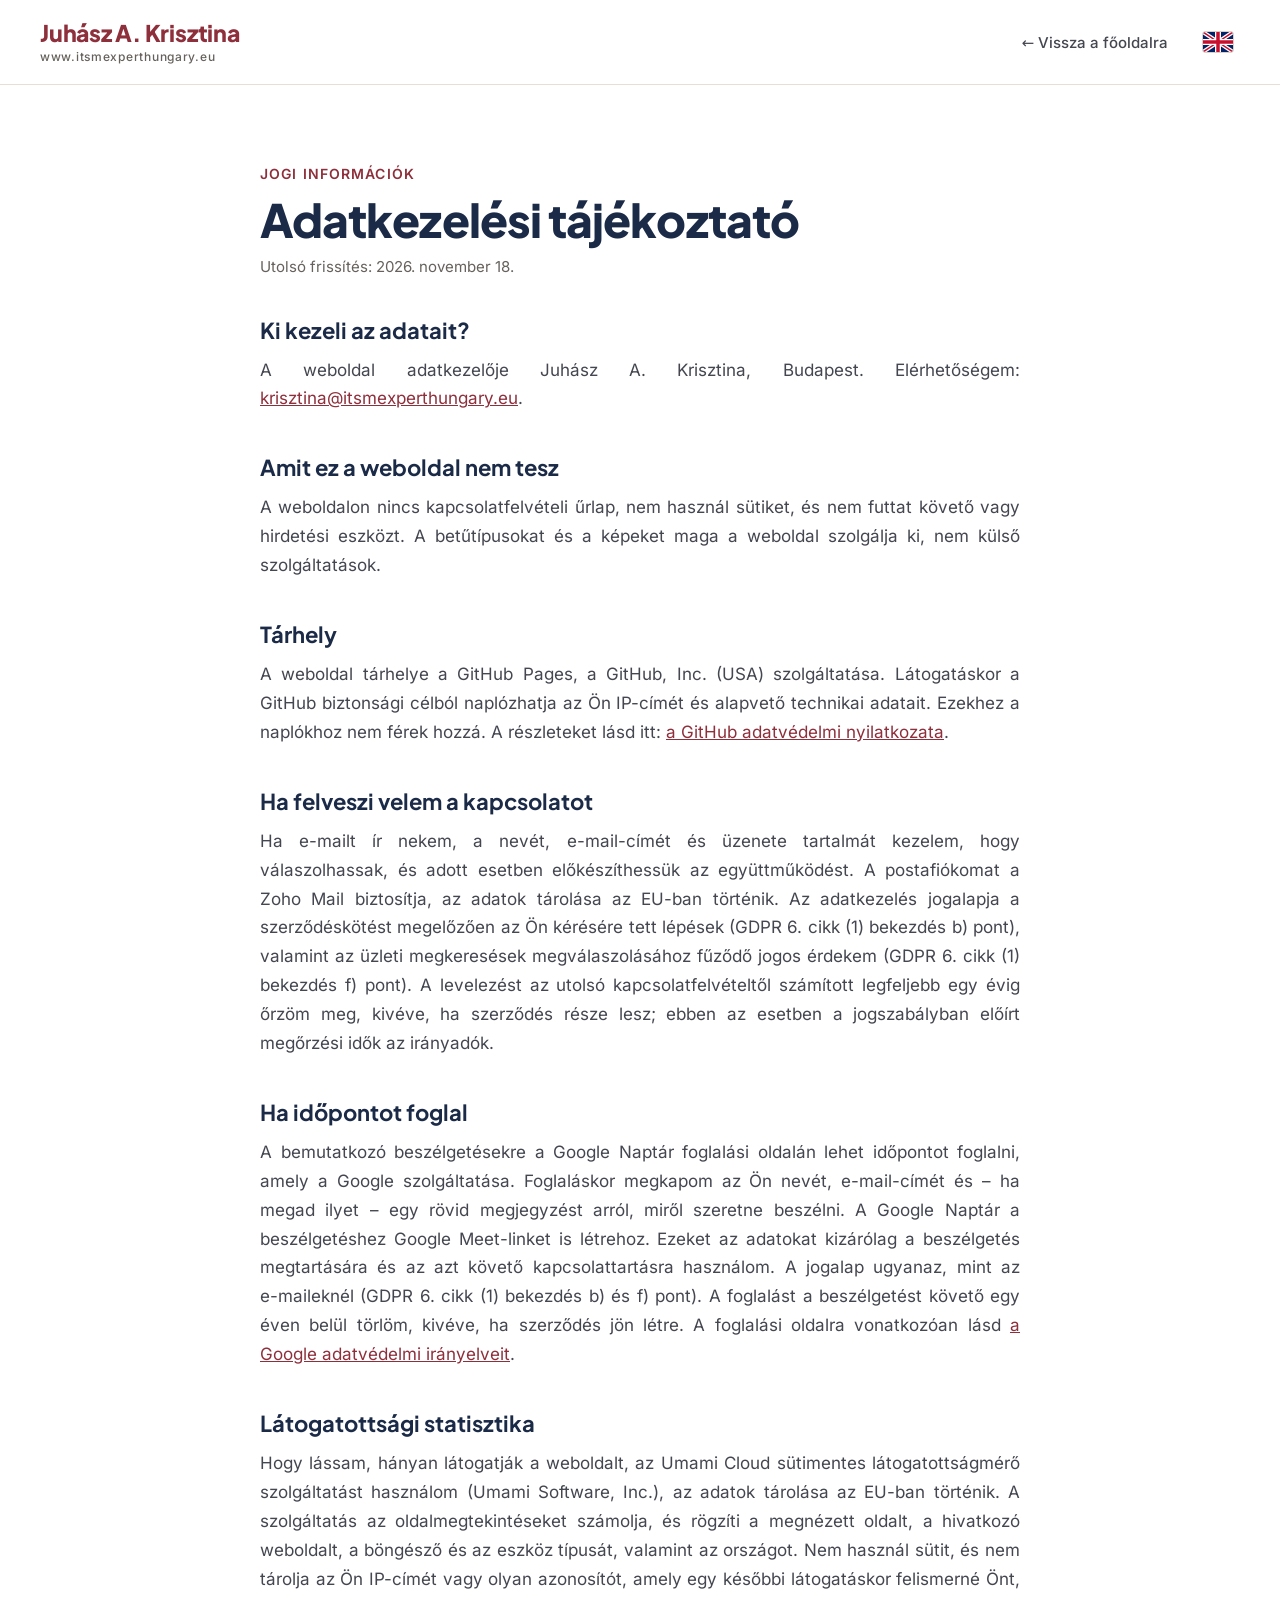
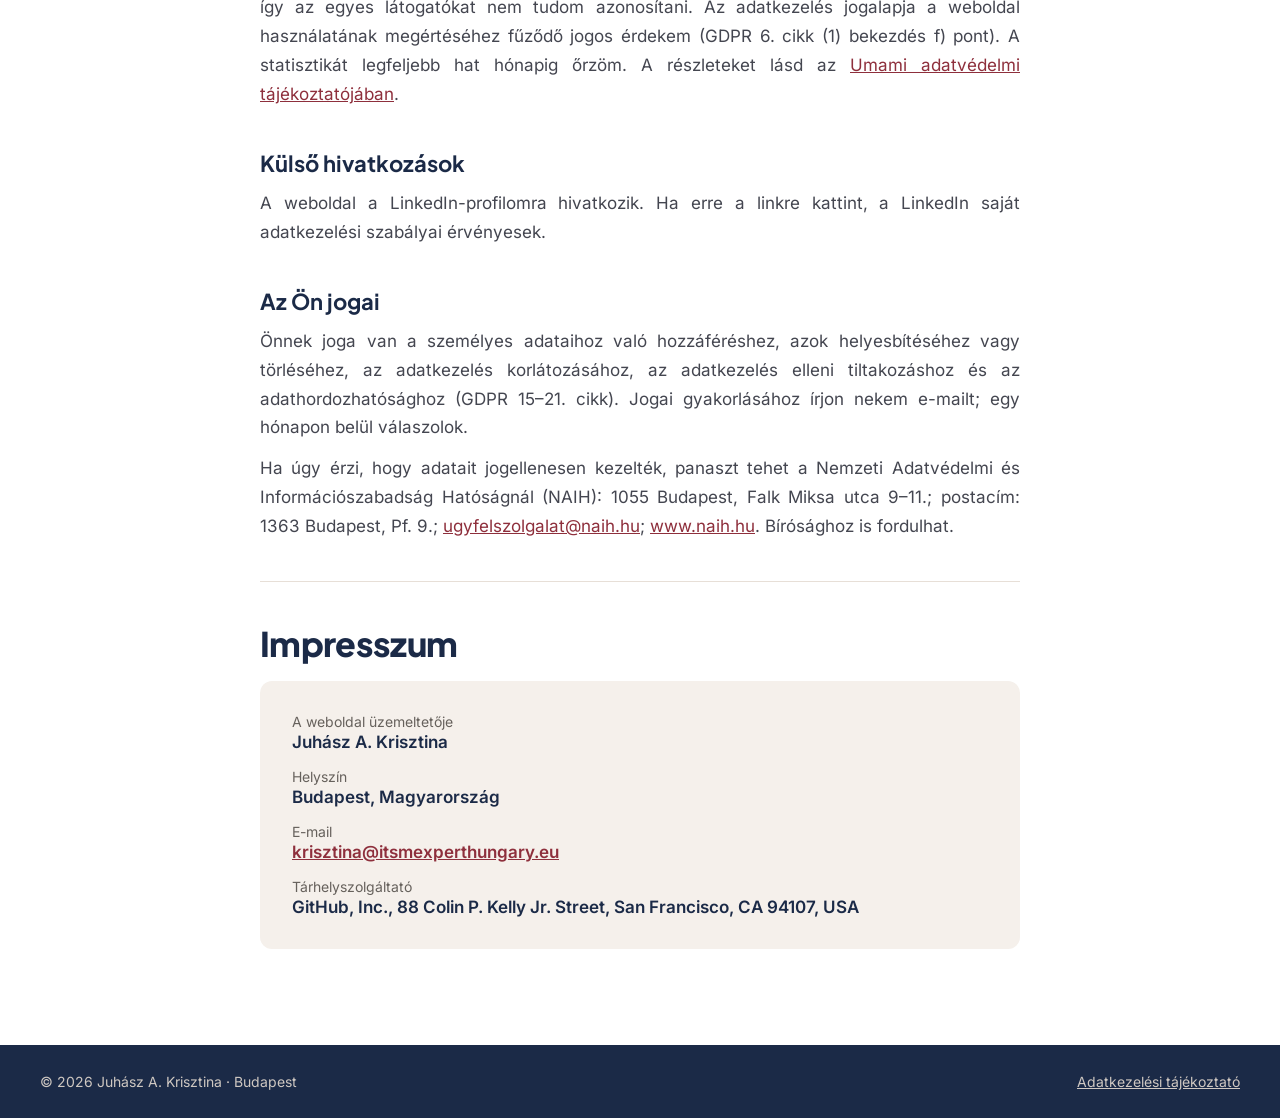
<file: hu/privacy.html>
<!doctype html>
<html lang="hu">
<head>
<meta charset="utf-8">
<meta name="viewport" content="width=device-width, initial-scale=1">
<title>Adatkezelési tájékoztató és impresszum – Juhász A. Krisztina</title>
<meta name="description" content="A. Krisztina Juhász weboldalának adatkezelési tájékoztatója és impresszuma.">
<link rel="canonical" href="https://itsmexperthungary.eu/hu/privacy.html">
<meta property="og:type" content="website">
<meta property="og:title" content="Adatkezelési tájékoztató és impresszum – Juhász A. Krisztina">
<meta property="og:description" content="A. Krisztina Juhász weboldalának adatkezelési tájékoztatója és impresszuma.">
<meta property="og:url" content="https://itsmexperthungary.eu/hu/privacy.html">
<meta property="og:image" content="https://itsmexperthungary.eu/assets/img/og-image.jpg">
<meta property="og:image:width" content="1200">
<meta property="og:image:height" content="630">
<meta name="twitter:card" content="summary_large_image">
<link rel="alternate" hreflang="en" href="https://itsmexperthungary.eu/privacy.html">
<link rel="alternate" hreflang="hu" href="https://itsmexperthungary.eu/hu/privacy.html">
<link rel="icon" href="../favicon.svg" type="image/svg+xml">
<link rel="icon" href="../favicon-32.png" sizes="32x32" type="image/png">
<link rel="apple-touch-icon" href="../apple-touch-icon.png">
<link rel="preload" href="../assets/fonts/inter-latin-400-normal.woff2" as="font" type="font/woff2" crossorigin>
<link rel="stylesheet" href="../assets/css/site.css">
<style>body{margin:0;background:#FFFFFF}
a{color:#8E2F3C}a:hover{color:#6E2430}
main p{text-align:justify}</style>
<script defer src="https://cloud.umami.is/script.js" data-website-id="4b62bade-07a9-4410-913f-03182b959581" data-domains="itsmexperthungary.eu"></script>
</head>
<body>
<div style="font-family: Inter, system-ui, sans-serif; color: #1B2A47; background: #FFFFFF; width: 100%">

<header style="position: sticky; top: 0; z-index: 50; border-bottom: 1px solid #E7DFD7; background: #FFFFFF">
<div style="max-width: 1200px; margin: 0 auto; padding: 20px 32px; display: flex; flex-wrap: wrap; align-items: center; justify-content: space-between; gap: 16px">
<a href="./" aria-label="Juhász A. Krisztina – itsmexperthungary.eu" style="display: flex; flex-direction: column; align-items: flex-start; gap: 2px; text-decoration: none"><span style="font-family: 'Plus Jakarta Sans', sans-serif; font-weight: 800; font-size: 23px; line-height: 1.15; color: #8E2F3C; letter-spacing: -0.01em; white-space: nowrap">Juhász A. Krisztina</span><span style="font-family: Inter, system-ui, sans-serif; font-size: 12px; font-weight: 500; letter-spacing: 0.06em; color: #66615C">www.itsmexperthungary.eu</span></a>
<button type="button" class="menu-toggle" aria-expanded="false" aria-controls="site-nav" aria-label="Menü"><svg class="i-open" aria-hidden="true" width="22" height="22" viewBox="0 0 24 24" fill="none" stroke="currentColor" stroke-width="2" stroke-linecap="round"><path d="M4 7h16M4 12h16M4 17h16"></path></svg><svg class="i-close" aria-hidden="true" width="22" height="22" viewBox="0 0 24 24" fill="none" stroke="currentColor" stroke-width="2" stroke-linecap="round"><path d="M6 6l12 12M18 6L6 18"></path></svg></button>
<nav id="site-nav" aria-label="Fő navigáció" style="display: flex; flex-wrap: wrap; align-items: center; gap: 28px; font-size: 15px; font-weight: 500">
<a href="./" style="color: #444650; text-decoration: none">← Vissza a főoldalra</a>
<a href="../privacy.html" lang="en" hreflang="en" aria-label="English version" title="English version" style="display: inline-flex; align-items: center; justify-content: center; min-width: 44px; min-height: 44px"><svg aria-hidden="true" width="30" height="20" viewBox="0 0 60 40" style="display: block; border-radius: 3px; box-shadow: 0 0 0 1px #D9CFC6"><rect width="60" height="40" fill="#012169"></rect><path d="M0,0 L60,40 M60,0 L0,40" stroke="#FFFFFF" stroke-width="8"></path><path d="M0,0 L30,20 M60,0 L30,20 M0,40 L30,20 M60,40 L30,20" stroke="#C8102E" stroke-width="3"></path><path d="M30,0 V40 M0,20 H60" stroke="#FFFFFF" stroke-width="12"></path><path d="M30,0 V40 M0,20 H60" stroke="#C8102E" stroke-width="7"></path></svg></a>
</nav>
</div>
</header>

<main style="background: #FFFFFF">
<div style="max-width: 760px; margin: 0 auto; padding: 80px 32px 96px; display: flex; flex-direction: column; gap: 40px">

<div style="display: flex; flex-direction: column; gap: 12px">
<p style="margin: 0; font-size: 14px; font-weight: 600; letter-spacing: 0.08em; text-transform: uppercase; color: #8E2F3C">Jogi információk</p>
<h1 style="margin: 0; font-family: 'Plus Jakarta Sans', sans-serif; font-weight: 800; font-size: clamp(32px, 4vw, 46px); line-height: 1.1; letter-spacing: -0.02em">Adatkezelési tájékoztató</h1>
<p style="margin: 0; font-size: 15px; color: #66615C">Utolsó frissítés: 2026. november 18.</p>
</div>

<div style="display: flex; flex-direction: column; gap: 12px">
<h2 style="margin: 0; font-family: 'Plus Jakarta Sans', sans-serif; font-size: 22px; font-weight: 700">Ki kezeli az adatait?</h2>
<p style="margin: 0; font-size: 17px; line-height: 1.7; color: #444650">A weboldal adatkezelője Juhász A. Krisztina, Budapest. Elérhetőségem: <a href="mailto:krisztina@itsmexperthungary.eu">krisztina@itsmexperthungary.eu</a>.</p>
</div>

<div style="display: flex; flex-direction: column; gap: 12px">
<h2 style="margin: 0; font-family: 'Plus Jakarta Sans', sans-serif; font-size: 22px; font-weight: 700">Amit ez a weboldal nem tesz</h2>
<p style="margin: 0; font-size: 17px; line-height: 1.7; color: #444650">A weboldalon nincs kapcsolatfelvételi űrlap, nem használ sütiket, és nem futtat követő vagy hirdetési eszközt. A betűtípusokat és a képeket maga a weboldal szolgálja ki, nem külső szolgáltatások.</p>
</div>

<div style="display: flex; flex-direction: column; gap: 12px">
<h2 style="margin: 0; font-family: 'Plus Jakarta Sans', sans-serif; font-size: 22px; font-weight: 700">Tárhely</h2>
<p style="margin: 0; font-size: 17px; line-height: 1.7; color: #444650">A weboldal tárhelye a GitHub Pages, a GitHub, Inc. (USA) szolgáltatása. Látogatáskor a GitHub biztonsági célból naplózhatja az Ön IP-⁠címét és alapvető technikai adatait. Ezekhez a naplókhoz nem férek hozzá. A részleteket lásd itt: <a href="https://docs.github.com/en/site-policy/privacy-policies/github-general-privacy-statement">a GitHub adatvédelmi nyilatkozata</a>.</p>
</div>

<div style="display: flex; flex-direction: column; gap: 12px">
<h2 style="margin: 0; font-family: 'Plus Jakarta Sans', sans-serif; font-size: 22px; font-weight: 700">Ha felveszi velem a kapcsolatot</h2>
<p style="margin: 0; font-size: 17px; line-height: 1.7; color: #444650">Ha e-⁠mailt ír nekem, a nevét, e-⁠mail-⁠címét és üzenete tartalmát kezelem, hogy válaszolhassak, és adott esetben előkészíthessük az együttműködést. A postafiókomat a Zoho Mail biztosítja, az adatok tárolása az EU-⁠ban történik. Az adatkezelés jogalapja a szerződéskötést megelőzően az Ön kérésére tett lépések (GDPR 6. cikk (1) bekezdés b) pont), valamint az üzleti megkeresések megválaszolásához fűződő jogos érdekem (GDPR 6. cikk (1) bekezdés f) pont). A levelezést az utolsó kapcsolatfelvételtől számított legfeljebb egy évig őrzöm meg, kivéve, ha szerződés része lesz; ebben az esetben a jogszabályban előírt megőrzési idők az irányadók.</p>
</div>

<div style="display: flex; flex-direction: column; gap: 12px">
<h2 style="margin: 0; font-family: 'Plus Jakarta Sans', sans-serif; font-size: 22px; font-weight: 700">Ha időpontot foglal</h2>
<p style="margin: 0; font-size: 17px; line-height: 1.7; color: #444650">A bemutatkozó beszélgetésekre a Google Naptár foglalási oldalán lehet időpontot foglalni, amely a Google szolgáltatása. Foglaláskor megkapom az Ön nevét, e-⁠mail-⁠címét és – ha megad ilyet – egy rövid megjegyzést arról, miről szeretne beszélni. A Google Naptár a beszélgetéshez Google Meet-⁠linket is létrehoz. Ezeket az adatokat kizárólag a beszélgetés megtartására és az azt követő kapcsolattartásra használom. A jogalap ugyanaz, mint az e-⁠maileknél (GDPR 6. cikk (1) bekezdés b) és f) pont). A foglalást a beszélgetést követő egy éven belül törlöm, kivéve, ha szerződés jön létre. A foglalási oldalra vonatkozóan lásd <a href="https://policies.google.com/privacy">a Google adatvédelmi irányelveit</a>.</p>
</div>

<div style="display: flex; flex-direction: column; gap: 12px">
<h2 style="margin: 0; font-family: 'Plus Jakarta Sans', sans-serif; font-size: 22px; font-weight: 700">Látogatottsági statisztika</h2>
<p style="margin: 0; font-size: 17px; line-height: 1.7; color: #444650">Hogy lássam, hányan látogatják a weboldalt, az Umami Cloud sütimentes látogatottságmérő szolgáltatást használom (Umami Software, Inc.), az adatok tárolása az EU-⁠ban történik. A szolgáltatás az oldalmegtekintéseket számolja, és rögzíti a megnézett oldalt, a hivatkozó weboldalt, a böngésző és az eszköz típusát, valamint az országot. Nem használ sütit, és nem tárolja az Ön IP-⁠címét vagy olyan azonosítót, amely egy későbbi látogatáskor felismerné Önt, így az egyes látogatókat nem tudom azonosítani. Az adatkezelés jogalapja a weboldal használatának megértéséhez fűződő jogos érdekem (GDPR 6. cikk (1) bekezdés f) pont). A statisztikát legfeljebb hat hónapig őrzöm. A részleteket lásd az <a href="https://umami.is/privacy">Umami adatvédelmi tájékoztatójában</a>.</p>
</div>

<div style="display: flex; flex-direction: column; gap: 12px">
<h2 style="margin: 0; font-family: 'Plus Jakarta Sans', sans-serif; font-size: 22px; font-weight: 700">Külső hivatkozások</h2>
<p style="margin: 0; font-size: 17px; line-height: 1.7; color: #444650">A weboldal a LinkedIn-⁠profilomra hivatkozik. Ha erre a linkre kattint, a LinkedIn saját adatkezelési szabályai érvényesek.</p>
</div>

<div style="display: flex; flex-direction: column; gap: 12px">
<h2 style="margin: 0; font-family: 'Plus Jakarta Sans', sans-serif; font-size: 22px; font-weight: 700">Az Ön jogai</h2>
<p style="margin: 0; font-size: 17px; line-height: 1.7; color: #444650">Önnek joga van a személyes adataihoz való hozzáféréshez, azok helyesbítéséhez vagy törléséhez, az adatkezelés korlátozásához, az adatkezelés elleni tiltakozáshoz és az adathordozhatósághoz (GDPR 15–21. cikk). Jogai gyakorlásához írjon nekem e-⁠mailt; egy hónapon belül válaszolok.</p>
<p style="margin: 0; font-size: 17px; line-height: 1.7; color: #444650">Ha úgy érzi, hogy adatait jogellenesen kezelték, panaszt tehet a Nemzeti Adatvédelmi és Információszabadság Hatóságnál (NAIH): 1055 Budapest, Falk Miksa utca 9–11.; postacím: 1363 Budapest, Pf. 9.; <a href="mailto:ugyfelszolgalat@naih.hu">ugyfelszolgalat@naih.hu</a>; <a href="https://www.naih.hu">www.naih.hu</a>. Bírósághoz is fordulhat.</p>
</div>

<div style="height: 1px; background: #E7DFD7"></div>

<div style="display: flex; flex-direction: column; gap: 16px">
<h2 style="margin: 0; font-family: 'Plus Jakarta Sans', sans-serif; font-weight: 800; font-size: clamp(26px, 3vw, 34px); letter-spacing: -0.02em">Impresszum</h2>
<dl style="margin: 0; padding: 32px; border-radius: 12px; background: #F5F0EB; display: flex; flex-direction: column; gap: 16px">
<div style="display: flex; flex-direction: column; gap: 2px"><dt style="font-size: 14px; color: #66615C">A weboldal üzemeltetője</dt><dd style="margin: 0; font-size: 17px; font-weight: 600">Juhász A. Krisztina</dd></div>
<div style="display: flex; flex-direction: column; gap: 2px"><dt style="font-size: 14px; color: #66615C">Helyszín</dt><dd style="margin: 0; font-size: 17px; font-weight: 600">Budapest, Magyarország</dd></div>
<div style="display: flex; flex-direction: column; gap: 2px"><dt style="font-size: 14px; color: #66615C">E-⁠mail</dt><dd style="margin: 0; font-size: 17px; font-weight: 600"><a href="mailto:krisztina@itsmexperthungary.eu">krisztina@itsmexperthungary.eu</a></dd></div>
<div style="display: flex; flex-direction: column; gap: 2px"><dt style="font-size: 14px; color: #66615C">Tárhelyszolgáltató</dt><dd style="margin: 0; font-size: 17px; font-weight: 600">GitHub, Inc., 88 Colin P. Kelly Jr. Street, San Francisco, CA 94107, USA</dd></div>
</dl>
</div>

</div>
</main>

<footer style="background: #1B2A47">
<div style="max-width: 1200px; margin: 0 auto; padding: 28px 32px; display: flex; flex-wrap: wrap; justify-content: space-between; gap: 12px; font-size: 14px; color: #CFC8C2">
<span>© 2026 Juhász A. Krisztina · Budapest</span>
<a href="privacy.html" style="color: #CFC8C2">Adatkezelési tájékoztató</a>
</div>
</footer>

</div>
<script>
(function () {
  var h = document.querySelector('header'), b = h && h.querySelector('.menu-toggle');
  if (!b) return;
  function set(open) { h.classList.toggle('menu-open', open); b.setAttribute('aria-expanded', open ? 'true' : 'false'); }
  b.addEventListener('click', function () { set(!h.classList.contains('menu-open')); });
  h.querySelectorAll('nav a').forEach(function (a) { a.addEventListener('click', function () { set(false); }); });
  document.addEventListener('keydown', function (e) { if (e.key === 'Escape') set(false); });
})();
</script>
</body>
</html>
</file>
<file: assets/css/site.css>
/* inter-latin-ext-400-normal */
@font-face {
  font-family: 'Inter';
  font-style: normal;
  font-display: swap;
  font-weight: 400;
  src: url(../fonts/inter-latin-ext-400-normal.woff2) format('woff2');
  unicode-range: U+0100-02BA,U+02BD-02C5,U+02C7-02CC,U+02CE-02D7,U+02DD-02FF,U+0304,U+0308,U+0329,U+1D00-1DBF,U+1E00-1E9F,U+1EF2-1EFF,U+2020,U+20A0-20AB,U+20AD-20C0,U+2113,U+2C60-2C7F,U+A720-A7FF;
}

/* inter-latin-400-normal */
@font-face {
  font-family: 'Inter';
  font-style: normal;
  font-display: swap;
  font-weight: 400;
  src: url(../fonts/inter-latin-400-normal.woff2) format('woff2');
  unicode-range: U+0000-00FF,U+0131,U+0152-0153,U+02BB-02BC,U+02C6,U+02DA,U+02DC,U+0304,U+0308,U+0329,U+2000-206F,U+20AC,U+2122,U+2191,U+2193,U+2212,U+2215,U+FEFF,U+FFFD;
}

/* inter-latin-ext-500-normal */
@font-face {
  font-family: 'Inter';
  font-style: normal;
  font-display: swap;
  font-weight: 500;
  src: url(../fonts/inter-latin-ext-500-normal.woff2) format('woff2');
  unicode-range: U+0100-02BA,U+02BD-02C5,U+02C7-02CC,U+02CE-02D7,U+02DD-02FF,U+0304,U+0308,U+0329,U+1D00-1DBF,U+1E00-1E9F,U+1EF2-1EFF,U+2020,U+20A0-20AB,U+20AD-20C0,U+2113,U+2C60-2C7F,U+A720-A7FF;
}

/* inter-latin-500-normal */
@font-face {
  font-family: 'Inter';
  font-style: normal;
  font-display: swap;
  font-weight: 500;
  src: url(../fonts/inter-latin-500-normal.woff2) format('woff2');
  unicode-range: U+0000-00FF,U+0131,U+0152-0153,U+02BB-02BC,U+02C6,U+02DA,U+02DC,U+0304,U+0308,U+0329,U+2000-206F,U+20AC,U+2122,U+2191,U+2193,U+2212,U+2215,U+FEFF,U+FFFD;
}

/* inter-latin-ext-600-normal */
@font-face {
  font-family: 'Inter';
  font-style: normal;
  font-display: swap;
  font-weight: 600;
  src: url(../fonts/inter-latin-ext-600-normal.woff2) format('woff2');
  unicode-range: U+0100-02BA,U+02BD-02C5,U+02C7-02CC,U+02CE-02D7,U+02DD-02FF,U+0304,U+0308,U+0329,U+1D00-1DBF,U+1E00-1E9F,U+1EF2-1EFF,U+2020,U+20A0-20AB,U+20AD-20C0,U+2113,U+2C60-2C7F,U+A720-A7FF;
}

/* inter-latin-600-normal */
@font-face {
  font-family: 'Inter';
  font-style: normal;
  font-display: swap;
  font-weight: 600;
  src: url(../fonts/inter-latin-600-normal.woff2) format('woff2');
  unicode-range: U+0000-00FF,U+0131,U+0152-0153,U+02BB-02BC,U+02C6,U+02DA,U+02DC,U+0304,U+0308,U+0329,U+2000-206F,U+20AC,U+2122,U+2191,U+2193,U+2212,U+2215,U+FEFF,U+FFFD;
}

/* plus-jakarta-sans-latin-ext-600-normal */
@font-face {
  font-family: 'Plus Jakarta Sans';
  font-style: normal;
  font-display: swap;
  font-weight: 600;
  src: url(../fonts/plus-jakarta-sans-latin-ext-600-normal.woff2) format('woff2');
  unicode-range: U+0100-02BA,U+02BD-02C5,U+02C7-02CC,U+02CE-02D7,U+02DD-02FF,U+0304,U+0308,U+0329,U+1D00-1DBF,U+1E00-1E9F,U+1EF2-1EFF,U+2020,U+20A0-20AB,U+20AD-20C0,U+2113,U+2C60-2C7F,U+A720-A7FF;
}

/* plus-jakarta-sans-latin-600-normal */
@font-face {
  font-family: 'Plus Jakarta Sans';
  font-style: normal;
  font-display: swap;
  font-weight: 600;
  src: url(../fonts/plus-jakarta-sans-latin-600-normal.woff2) format('woff2');
  unicode-range: U+0000-00FF,U+0131,U+0152-0153,U+02BB-02BC,U+02C6,U+02DA,U+02DC,U+0304,U+0308,U+0329,U+2000-206F,U+20AC,U+2122,U+2191,U+2193,U+2212,U+2215,U+FEFF,U+FFFD;
}

/* plus-jakarta-sans-latin-ext-700-normal */
@font-face {
  font-family: 'Plus Jakarta Sans';
  font-style: normal;
  font-display: swap;
  font-weight: 700;
  src: url(../fonts/plus-jakarta-sans-latin-ext-700-normal.woff2) format('woff2');
  unicode-range: U+0100-02BA,U+02BD-02C5,U+02C7-02CC,U+02CE-02D7,U+02DD-02FF,U+0304,U+0308,U+0329,U+1D00-1DBF,U+1E00-1E9F,U+1EF2-1EFF,U+2020,U+20A0-20AB,U+20AD-20C0,U+2113,U+2C60-2C7F,U+A720-A7FF;
}

/* plus-jakarta-sans-latin-700-normal */
@font-face {
  font-family: 'Plus Jakarta Sans';
  font-style: normal;
  font-display: swap;
  font-weight: 700;
  src: url(../fonts/plus-jakarta-sans-latin-700-normal.woff2) format('woff2');
  unicode-range: U+0000-00FF,U+0131,U+0152-0153,U+02BB-02BC,U+02C6,U+02DA,U+02DC,U+0304,U+0308,U+0329,U+2000-206F,U+20AC,U+2122,U+2191,U+2193,U+2212,U+2215,U+FEFF,U+FFFD;
}

/* plus-jakarta-sans-latin-ext-800-normal */
@font-face {
  font-family: 'Plus Jakarta Sans';
  font-style: normal;
  font-display: swap;
  font-weight: 800;
  src: url(../fonts/plus-jakarta-sans-latin-ext-800-normal.woff2) format('woff2');
  unicode-range: U+0100-02BA,U+02BD-02C5,U+02C7-02CC,U+02CE-02D7,U+02DD-02FF,U+0304,U+0308,U+0329,U+1D00-1DBF,U+1E00-1E9F,U+1EF2-1EFF,U+2020,U+20A0-20AB,U+20AD-20C0,U+2113,U+2C60-2C7F,U+A720-A7FF;
}

/* plus-jakarta-sans-latin-800-normal */
@font-face {
  font-family: 'Plus Jakarta Sans';
  font-style: normal;
  font-display: swap;
  font-weight: 800;
  src: url(../fonts/plus-jakarta-sans-latin-800-normal.woff2) format('woff2');
  unicode-range: U+0000-00FF,U+0131,U+0152-0153,U+02BB-02BC,U+02C6,U+02DA,U+02DC,U+0304,U+0308,U+0329,U+2000-206F,U+20AC,U+2122,U+2191,U+2193,U+2212,U+2215,U+FEFF,U+FFFD;
}

/* alex-brush-latin-ext-400-normal */
@font-face {
  font-family: 'Alex Brush';
  font-style: normal;
  font-display: swap;
  font-weight: 400;
  src: url(../fonts/alex-brush-latin-ext-400-normal.woff2) format('woff2');
  unicode-range: U+0100-02BA,U+02BD-02C5,U+02C7-02CC,U+02CE-02D7,U+02DD-02FF,U+0304,U+0308,U+0329,U+1D00-1DBF,U+1E00-1E9F,U+1EF2-1EFF,U+2020,U+20A0-20AB,U+20AD-20C0,U+2113,U+2C60-2C7F,U+A720-A7FF;
}

/* alex-brush-latin-400-normal */
@font-face {
  font-family: 'Alex Brush';
  font-style: normal;
  font-display: swap;
  font-weight: 400;
  src: url(../fonts/alex-brush-latin-400-normal.woff2) format('woff2');
  unicode-range: U+0000-00FF,U+0131,U+0152-0153,U+02BB-02BC,U+02C6,U+02DA,U+02DC,U+0304,U+0308,U+0329,U+2000-206F,U+20AC,U+2122,U+2191,U+2193,U+2212,U+2215,U+FEFF,U+FFFD;
}

html{-webkit-text-size-adjust:100%;scroll-behavior:smooth;scroll-padding-top:96px}
body{margin:0;background:#FFFFFF}
img{max-width:100%}
a{color:#8E2F3C}a:hover{color:#6E2430}
@media (max-width:1023px){[style*="position: sticky; top: 112px"]{position:static!important}}
@media (max-width:1199px){[style*="text-align: justify"]{text-align:left!important}}
@media (max-width:640px){p,li span,h1,h2,h3{text-align:left!important}}
h1{text-wrap:balance}
h1,h2,h3{overflow-wrap:break-word;max-width:100%!important;height:auto!important}
a[style*="min-height: 52px"]{padding-top:10px!important;padding-bottom:10px!important;box-sizing:border-box}
@media (max-width:640px){div[style*="flex-direction: column; align-items: flex-end"]{align-items:flex-start!important}div[style*="justify-content: flex-end"]{justify-content:flex-start!important}}
.menu-toggle{display:none}
@media (max-width:640px){
header>div{padding:10px 16px!important;gap:8px!important;flex-wrap:nowrap!important}
header>div>a:first-child>span:first-child{font-size:18px!important}
#about p[aria-hidden]{font-size:30px!important;text-align:right!important}
header>div>a:first-child>span:last-child{font-size:11px!important}
.menu-toggle{display:inline-flex;align-items:center;justify-content:center;width:44px;height:44px;margin-left:auto;padding:0;border:1px solid #CFC4BA;border-radius:8px;background:#FFFFFF;color:#1B2A47;cursor:pointer}
.menu-toggle .i-close{display:none}
header.menu-open .menu-toggle .i-open{display:none}
header.menu-open .menu-toggle .i-close{display:block}
header nav{display:none!important}
header.menu-open nav{display:flex!important;position:absolute;top:100%;left:0;right:0;flex-direction:column;align-items:stretch!important;gap:0!important;padding:8px 16px 16px;background:#FFFFFF;border-bottom:1px solid #E7DFD7;box-shadow:0 12px 24px rgba(27,42,71,.08)}
header.menu-open nav a{min-height:48px;display:flex!important;align-items:center;font-size:17px;border-bottom:1px solid #F0EAE4}
header.menu-open nav a[style*="background"]{justify-content:center;margin-top:12px;border-bottom:0}
header.menu-open nav a[hreflang]{justify-content:flex-start!important;gap:12px;border-bottom:0;margin-top:4px;text-decoration:none}
header.menu-open nav a[hreflang]::after{content:attr(title);color:#444650;font-weight:500}
}
@media (max-width:400px){h1{font-size:min(30px,8.4vw)!important}}
</file>
